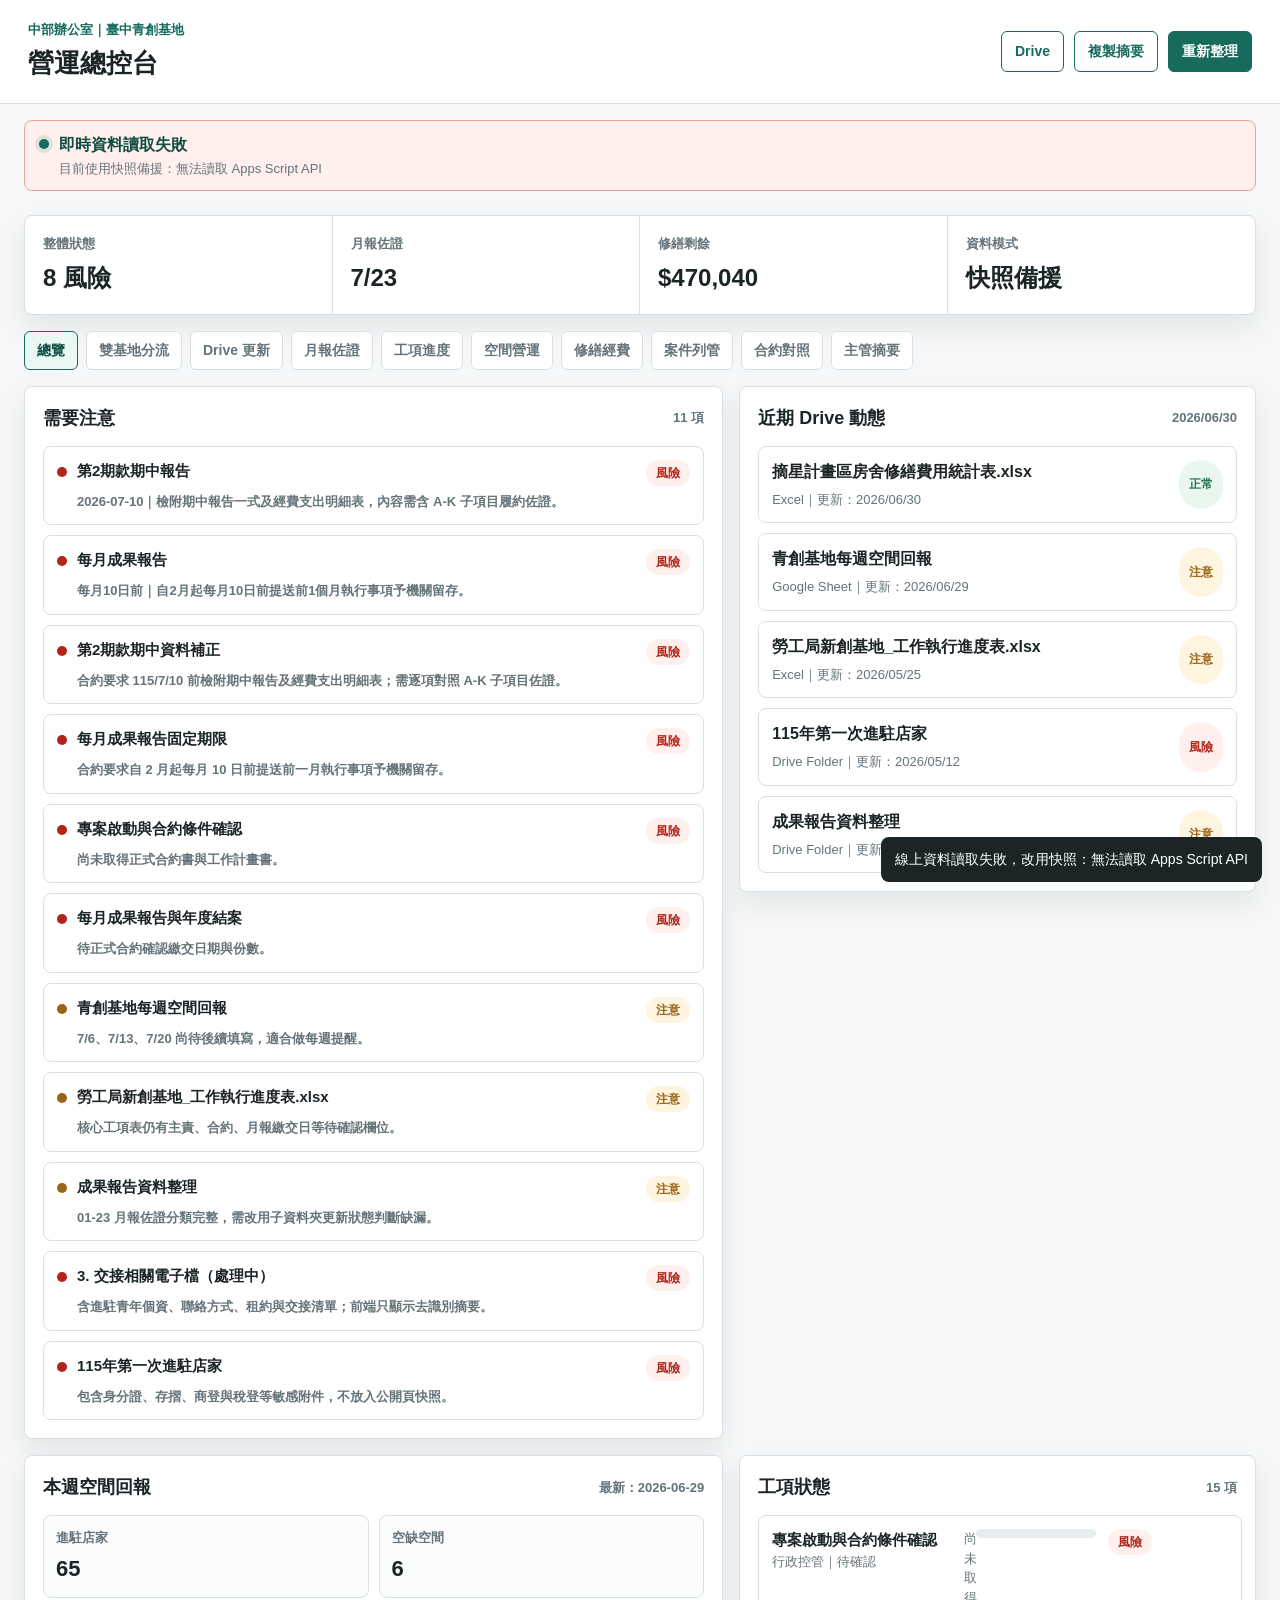
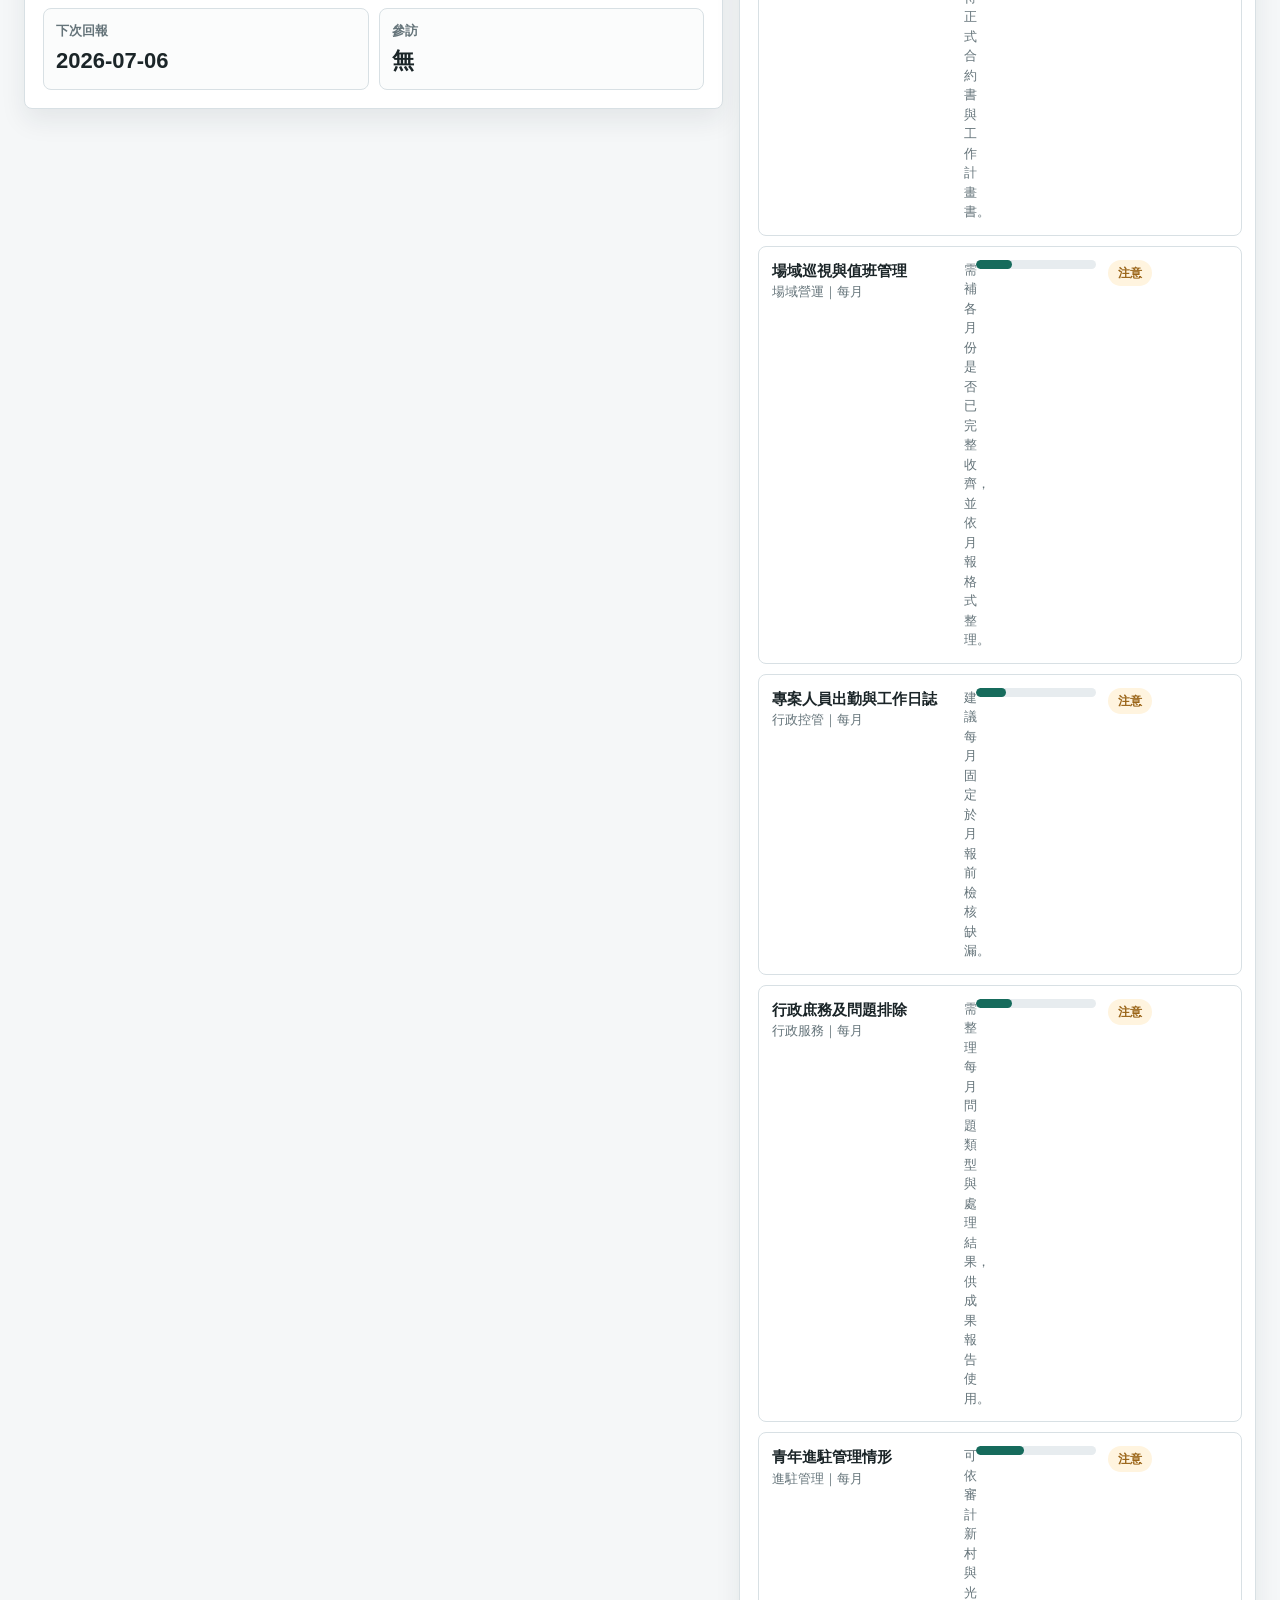
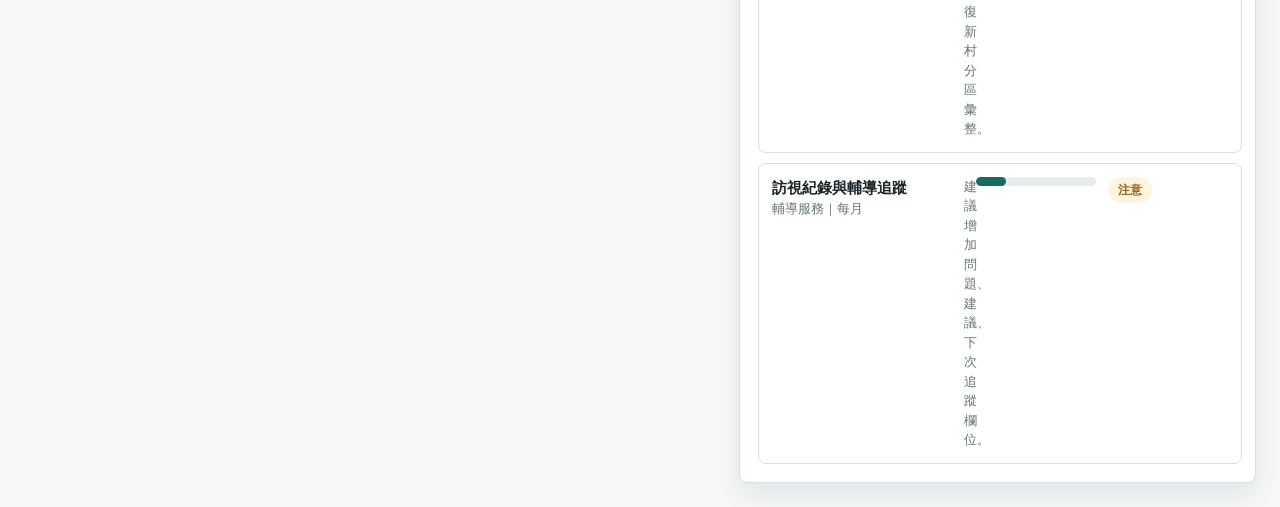
<file: tools/taichung-youth-base/index.html>
<!doctype html>
<html lang="zh-Hant">
  <head>
    <meta charset="utf-8" />
    <meta name="viewport" content="width=device-width, initial-scale=1" />
    <title>中部青創基地營運總控台</title>
    <link rel="icon" href="data:image/svg+xml,%3Csvg xmlns='http://www.w3.org/2000/svg' viewBox='0 0 64 64'%3E%3Crect width='64' height='64' rx='12' fill='%23166b5c'/%3E%3Cpath d='M14 42h36v6H14zM18 18h12v18H18zM34 14h12v22H34z' fill='white'/%3E%3C/svg%3E" />
    <link rel="stylesheet" href="./styles.css?v=dashboard-refresh-20260808" />
  </head>
  <body>
    <header class="topbar">
      <div>
        <p class="eyebrow">中部辦公室｜臺中青創基地</p>
        <h1>營運總控台</h1>
      </div>
      <div class="top-actions">
        <a id="driveLink" class="button ghost" href="#" target="_blank" rel="noreferrer">Drive</a>
        <button id="copySummaryButton" class="button" type="button">複製摘要</button>
        <button id="refreshButton" class="button primary" type="button">重新整理</button>
      </div>
    </header>

    <section id="connectionBanner" class="connection-banner loading" aria-live="polite">
      <span class="connection-dot" aria-hidden="true"></span>
      <div>
        <strong id="connectionTitle">正在連接 Drive 即時資料</strong>
        <p id="connectionDetail">初次載入約需 10–15 秒，完成前會先顯示本機快照。</p>
      </div>
    </section>

    <main class="layout">
      <section class="status-strip" aria-label="整體狀態">
        <div class="metric">
          <span>整體狀態</span>
          <strong id="overallStatus">讀取中</strong>
        </div>
        <div class="metric">
          <span>月報佐證</span>
          <strong id="evidenceStatus">0/0</strong>
        </div>
        <div class="metric">
          <span>修繕剩餘</span>
          <strong id="repairBalance">$0</strong>
        </div>
        <div class="metric">
          <span>資料模式</span>
          <strong id="dataMode">快照</strong>
        </div>
      </section>

      <nav class="tabs" aria-label="檢視">
        <button class="tab-button active" type="button" data-view="overviewView">總覽</button>
        <button class="tab-button" type="button" data-view="baseView">雙基地分流</button>
        <button class="tab-button" type="button" data-view="driveView">Drive 更新</button>
        <button class="tab-button" type="button" data-view="evidenceView">月報佐證</button>
        <button class="tab-button" type="button" data-view="workView">工項進度</button>
        <button class="tab-button" type="button" data-view="spaceView">空間營運</button>
        <button class="tab-button" type="button" data-view="repairView">修繕經費</button>
        <button class="tab-button" type="button" data-view="casesView">案件列管</button>
        <button class="tab-button" type="button" data-view="contractView">合約對照</button>
        <button class="tab-button" type="button" data-view="summaryView">主管摘要</button>
      </nav>

      <section id="overviewView" class="view active">
        <section class="overview-grid">
          <div class="panel priority-panel">
            <div class="section-heading">
              <h2>需要注意</h2>
              <span id="alertCount">0 項</span>
            </div>
            <div id="alertList" class="alert-list"></div>
          </div>
          <div class="panel">
            <div class="section-heading">
              <h2>近期 Drive 動態</h2>
              <span id="latestDriveDate">-</span>
            </div>
            <div id="recentDriveList" class="compact-list"></div>
          </div>
          <div class="panel">
            <div class="section-heading">
              <h2>本週空間回報</h2>
              <span id="spaceWeek">-</span>
            </div>
            <div id="spaceSnapshot" class="stat-grid"></div>
          </div>
          <div class="panel">
            <div class="section-heading">
              <h2>工項狀態</h2>
              <span id="workStatusCount">0 項</span>
            </div>
            <div id="workStatusList" class="compact-list"></div>
          </div>
        </section>
      </section>

      <section id="baseView" class="view">
        <section class="panel">
          <div class="section-heading">
            <h2>光復新村 / 審計新村分流</h2>
            <span id="baseOverviewUpdated">-</span>
          </div>
          <div id="baseOverview" class="base-grid"></div>
        </section>
      </section>

      <section id="driveView" class="view">
        <section class="panel">
          <div class="section-heading">
            <h2>Drive 來源監控</h2>
            <label class="inline-filter">
              <span>顯示</span>
              <select id="driveStatusFilter">
                <option value="">全部</option>
                <option value="ok">正常</option>
                <option value="watch">注意</option>
                <option value="risk">風險</option>
              </select>
            </label>
          </div>
          <div id="driveSourceList" class="source-list"></div>
        </section>
      </section>

      <section id="evidenceView" class="view">
        <section class="panel">
          <div class="section-heading">
            <h2>月報佐證檢核</h2>
            <span id="evidenceMonth">本月</span>
          </div>
          <div id="evidenceList" class="evidence-grid"></div>
        </section>
      </section>

      <section id="workView" class="view">
        <section class="panel">
          <div class="section-heading">
            <h2>工項進度</h2>
            <label class="inline-filter">
              <span>分類</span>
              <select id="categoryFilter">
                <option value="">全部</option>
              </select>
            </label>
          </div>
          <div id="workItemList" class="table-list"></div>
        </section>
      </section>

      <section id="spaceView" class="view">
        <section class="panel">
          <div class="section-heading">
            <h2>空間營運</h2>
            <span>審計新村 / 光復新村</span>
          </div>
          <div id="spaceDetail" class="space-grid"></div>
        </section>
      </section>

      <section id="repairView" class="view">
        <section class="panel">
          <div class="section-heading">
            <h2>修繕與經費</h2>
            <span id="repairUpdated">-</span>
          </div>
          <div id="repairSummary" class="budget-bar"></div>
          <div id="repairList" class="table-list"></div>
        </section>
      </section>

      <section id="casesView" class="view">
        <section class="panel">
          <div class="section-heading">
            <h2>案件列管</h2>
            <span id="caseCount">0 件</span>
          </div>
          <div id="caseList" class="case-grid"></div>
        </section>
      </section>

      <section id="contractView" class="view">
        <section class="panel">
          <div class="section-heading">
            <h2>合約履約對照</h2>
            <span id="contractCount">0 項</span>
          </div>
          <div id="contractMeta" class="contract-meta"></div>
          <div id="contractList" class="contract-list"></div>
        </section>
      </section>

      <section id="summaryView" class="view">
        <section class="panel">
          <div class="section-heading">
            <h2>主管摘要</h2>
            <span id="summaryGeneratedAt">-</span>
          </div>
          <textarea id="managerSummary" rows="18" readonly></textarea>
        </section>
      </section>
    </main>

    <div id="toast" class="toast" role="status" aria-live="polite"></div>
    <script src="./config.js"></script>
    <script src="./data.js"></script>
    <script src="./app.js?v=dashboard-refresh-20260808b"></script>
  </body>
</html>
</file>
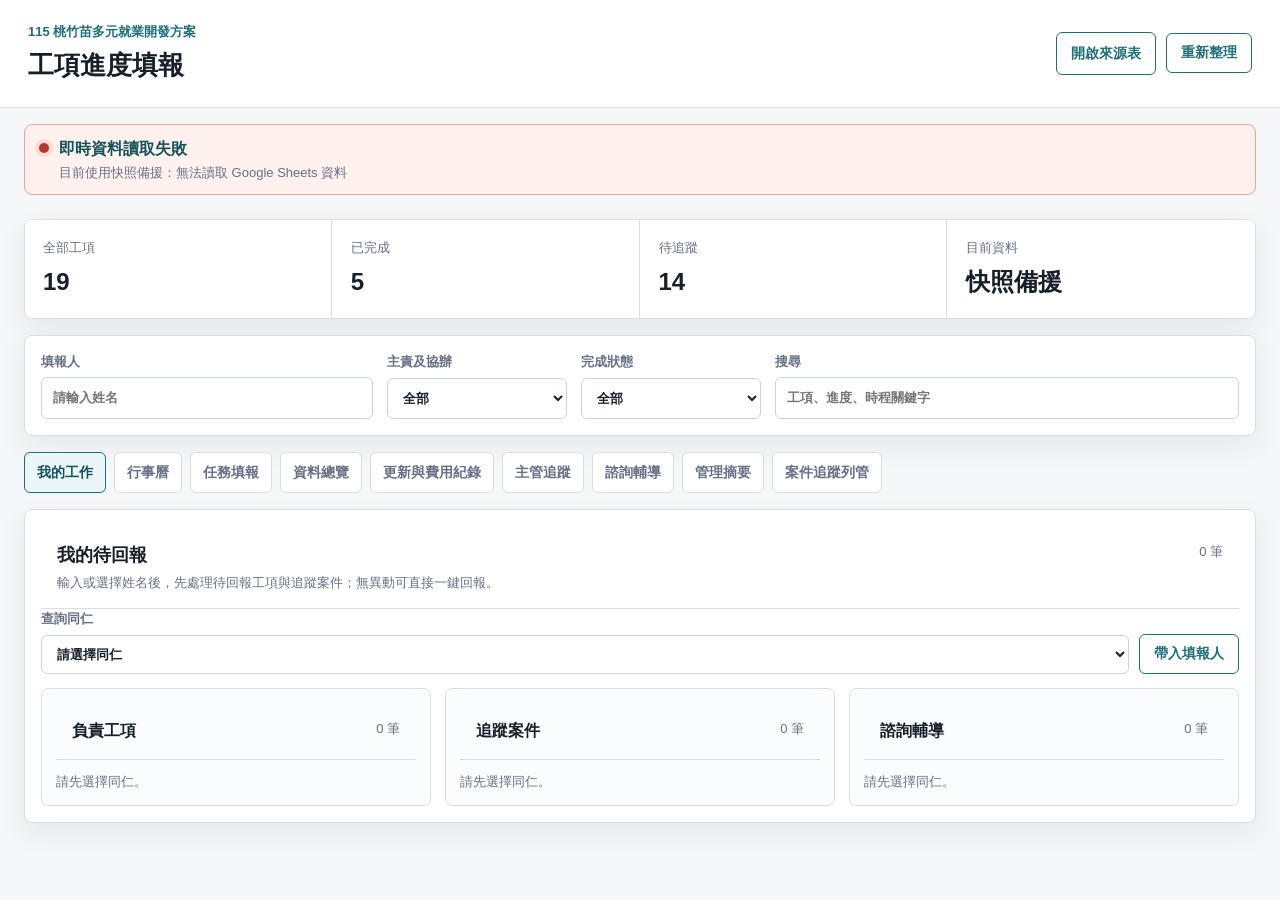
<file: tools/taozhumiao-progress/index.html>
<!doctype html>
<html lang="zh-Hant">
  <head>
    <meta charset="utf-8" />
    <meta name="viewport" content="width=device-width, initial-scale=1" />
    <title>115 桃竹苗多元計畫進度填報</title>
    <link rel="stylesheet" href="./styles.css?v=dashboard-refresh-20260808" />
  </head>
  <body>
    <header class="topbar">
      <div>
        <p class="eyebrow">115 桃竹苗多元就業開發方案</p>
        <h1>工項進度填報</h1>
      </div>
      <div class="top-actions">
        <a id="sheetLink" class="button ghost" href="#" target="_blank" rel="noreferrer">開啟來源表</a>
        <button id="refreshButton" class="button" type="button">重新整理</button>
      </div>
    </header>

    <section id="connectionBanner" class="connection-banner loading" aria-live="polite">
      <span id="connectionState" class="connection-dot" aria-hidden="true"></span>
      <div>
        <strong id="connectionTitle">正在連接即時資料</strong>
        <p id="connectionDetail">初次載入約需 10–15 秒，完成前數字會暫時顯示為 0。</p>
      </div>
    </section>

    <main class="layout">
      <section class="panel summary-panel" aria-label="進度摘要">
        <div class="metric">
          <span>全部工項</span>
          <strong id="totalTasks">0</strong>
        </div>
        <div class="metric">
          <span>已完成</span>
          <strong id="doneTasks">0</strong>
        </div>
        <div class="metric">
          <span>待追蹤</span>
          <strong id="openTasks">0</strong>
        </div>
        <div class="metric">
          <span>目前資料</span>
          <strong id="dataMode">未連線</strong>
        </div>
      </section>

      <section class="panel controls-panel" aria-label="篩選任務">
        <label>
          <span>填報人</span>
          <input id="reporterInput" type="text" autocomplete="name" placeholder="請輸入姓名" />
        </label>
        <label>
          <span>主責及協辦</span>
          <select id="personFilter">
            <option value="">全部</option>
          </select>
        </label>
        <label>
          <span>完成狀態</span>
          <select id="statusFilter">
            <option value="">全部</option>
            <option value="未確認">未確認</option>
            <option value="進行中">進行中</option>
            <option value="未完成">未完成</option>
            <option value="已完成">已完成</option>
          </select>
        </label>
        <label class="search-field">
          <span>搜尋</span>
          <input id="searchInput" type="search" placeholder="工項、進度、時程關鍵字" />
        </label>
      </section>

      <nav class="view-tabs" aria-label="資料檢視">
        <button class="tab-button active" type="button" data-view="myWorkView">我的工作</button>
        <button class="tab-button" type="button" data-view="calendarView">行事曆</button>
        <button class="tab-button" type="button" data-view="tasksView">任務填報</button>
        <button class="tab-button" type="button" data-view="sourceView">資料總覽</button>
        <button class="tab-button" type="button" data-view="updatesView">更新與費用紀錄</button>
        <button class="tab-button" type="button" data-view="supervisorView">主管追蹤</button>
        <button class="tab-button" type="button" data-view="consultationView">諮詢輔導</button>
        <button class="tab-button" type="button" data-view="managementView">管理摘要</button>
        <button class="tab-button" type="button" data-view="casesView">案件追蹤列管</button>
      </nav>

      <section id="tasksView" class="workspace view-section">
        <aside class="panel task-list-panel" aria-label="任務清單">
          <div class="section-heading">
            <h2>工項清單</h2>
            <span id="visibleCount">0 筆</span>
          </div>
          <div id="taskList" class="task-list"></div>
        </aside>

        <section class="panel detail-panel" aria-label="填報表單">
          <div id="emptyState" class="empty-state">
            <h2>選擇左側工項</h2>
            <p>選到工項後即可更新進度、完成狀態、下次追蹤日期與費用。</p>
          </div>

          <form id="progressForm" class="progress-form hidden">
            <div class="section-heading">
              <div>
                <p id="selectedItem" class="eyebrow"></p>
                <h2 id="selectedTask"></h2>
              </div>
              <span id="selectedStatus" class="status-pill"></span>
            </div>

            <div class="detail-grid">
              <div>
                <span class="field-label">主責及協辦</span>
                <p id="selectedOwner"></p>
              </div>
              <div>
                <span class="field-label">預計執行時程</span>
                <p id="selectedDue"></p>
              </div>
              <div>
                <span class="field-label">核定/預估經費</span>
                <p id="selectedFee"></p>
              </div>
            </div>

            <div class="source-detail">
              <span class="field-label">原始更新內容</span>
              <p id="selectedProgressText"></p>
            </div>

            <div id="editUpdateBanner" class="edit-banner hidden">
              <p id="editUpdateText"></p>
            </div>

            <div class="source-detail">
              <span class="field-label">履約內容 / 經費說明</span>
              <p id="selectedSourceNote"></p>
            </div>

            <label>
              <span>表定時間摘要（資料總覽 H 欄）</span>
              <textarea id="scheduleInput" rows="5" placeholder="請填寫或修正本工項的表定時間摘要"></textarea>
            </label>

            <label>
              <span>最新進度</span>
              <textarea id="progressInput" rows="7" required placeholder="請填寫本次更新內容、目前完成情形、需要協助事項"></textarea>
            </label>

            <div class="form-grid">
              <label>
                <span>完成狀態</span>
                <select id="completeInput" required>
                  <option value="未確認">未確認</option>
                  <option value="進行中">進行中</option>
                  <option value="未完成">未完成</option>
                  <option value="已完成">已完成</option>
                </select>
              </label>
              <label>
                <span>下次追蹤日期</span>
                <input id="nextDateInput" type="date" />
              </label>
              <label>
                <span>本次費用</span>
                <input id="expenseInput" type="number" min="0" step="1" placeholder="0" />
              </label>
              <label>
                <span>費用明細</span>
                <input id="expenseDetailInput" type="text" placeholder="例：場地費、印刷費" />
              </label>
            </div>

            <label>
              <span>備註</span>
              <textarea id="noteInput" rows="3" placeholder="其他補充、憑證位置或管理提醒"></textarea>
            </label>

            <label>
              <span>佐證資料連結</span>
              <input id="voucherInput" type="url" placeholder="貼上雲端資料夾、照片、簽到表、憑證或會議紀錄連結" />
            </label>

            <div class="form-actions">
              <p id="formMessage" role="status"></p>
              <button id="cancelEditButton" class="button hidden" type="button">取消編輯</button>
              <button id="submitButton" class="button primary" type="submit">送出更新</button>
            </div>
          </form>
        </section>
      </section>

      <section id="myWorkView" class="panel my-work-panel view-section active" aria-label="我的工作">
        <div class="section-heading">
          <div>
            <h2>我的待回報</h2>
            <p class="subtle">輸入或選擇姓名後，先處理待回報工項與追蹤案件；無異動可直接一鍵回報。</p>
          </div>
          <span id="myWorkTotalCount">0 筆</span>
        </div>
        <div class="my-work-controls">
          <label>
            <span>查詢同仁</span>
            <select id="myWorkPersonInput">
              <option value="">請選擇同仁</option>
            </select>
          </label>
          <button id="syncMyWorkButton" class="button" type="button">帶入填報人</button>
        </div>
        <div class="my-work-grid">
          <section class="my-work-block">
            <div class="section-heading compact-heading">
              <h3>負責工項</h3>
              <span id="myWorkItemCount">0 筆</span>
            </div>
            <div id="myWorkItemList" class="my-work-list"></div>
          </section>
          <section class="my-work-block">
            <div class="section-heading compact-heading">
              <h3>追蹤案件</h3>
              <span id="myWorkCaseCount">0 筆</span>
            </div>
            <div id="myWorkCaseList" class="my-work-list"></div>
          </section>
          <section class="my-work-block">
            <div class="section-heading compact-heading">
              <h3>諮詢輔導</h3>
              <span id="myWorkConsultationCount">0 筆</span>
            </div>
            <div id="myWorkConsultationList" class="my-work-list"></div>
          </section>
        </div>
      </section>

      <section id="calendarView" class="panel calendar-panel view-section" aria-label="工作行事曆">
        <div class="section-heading">
          <div>
            <h2>工作行事曆</h2>
            <p class="subtle">彙整同仁自填提醒、工項下次追蹤、案件 Deadline 與諮詢輔導場次。</p>
          </div>
          <span id="calendarEventCount">0 筆</span>
        </div>

        <div class="calendar-workspace">
          <div class="calendar-board">
            <div class="calendar-toolbar">
              <label>
                <span>起始月份</span>
                <input id="calendarMonthInput" type="month" />
              </label>
              <label>
                <span>負責同仁</span>
                <select id="calendarPersonFilter">
                  <option value="">全部</option>
                </select>
              </label>
              <label>
                <span>提醒類型</span>
                <select id="calendarTypeFilter">
                  <option value="">全部</option>
                  <option value="工作提醒">工作提醒</option>
                  <option value="工項追蹤">工項追蹤</option>
                  <option value="案件 Deadline">案件 Deadline</option>
                  <option value="諮詢輔導">諮詢輔導</option>
                  <option value="會議/活動">會議/活動</option>
                  <option value="交付文件">交付文件</option>
                  <option value="主管查核">主管查核</option>
                </select>
              </label>
              <label>
                <span>搜尋</span>
                <input id="calendarSearchInput" type="search" placeholder="標題、同仁、進度、關聯案件" />
              </label>
            </div>
            <div id="calendarMetrics" class="calendar-metrics"></div>
            <div class="calendar-board-grid">
              <div id="calendarGrid" class="calendar-months"></div>
              <div class="calendar-agenda">
                <div class="form-caption">
                  <h3>近期提醒</h3>
                  <p>依日期與緊急程度排序，適合主管快速看大家接下來要辦理的工作。</p>
                </div>
                <div id="calendarAgendaList" class="calendar-agenda-list"></div>
              </div>
            </div>
          </div>
        </div>

        <div id="calendarModal" class="calendar-modal" hidden>
          <div class="calendar-modal-backdrop" data-calendar-close></div>
          <div class="calendar-dialog" role="dialog" aria-modal="true" aria-labelledby="calendarDialogTitle">
            <form id="calendarForm" class="calendar-form">
              <div class="calendar-dialog-header">
                <div class="form-caption">
                  <h3 id="calendarDialogTitle">新增工作提醒</h3>
                  <p id="calendarDialogDateText">選擇日期後填寫提醒內容。</p>
                </div>
                <button class="button compact" type="button" data-calendar-close aria-label="關閉新增提醒表單">關閉</button>
              </div>

              <div class="form-grid calendar-form-grid">
                <label>
                  <span>提醒標題</span>
                  <input id="calendarTitleInput" type="text" required placeholder="例：完成 7 月工作坊場地確認" />
                </label>
                <label class="calendar-owner-field">
                  <span>負責同仁</span>
                  <input id="calendarOwnerInput" type="hidden" />
                  <div id="calendarOwnerChoices" class="calendar-owner-choices" aria-label="負責同仁複選"></div>
                  <input id="calendarOwnerOtherInput" type="text" placeholder="其他同仁，可用、分隔多位" />
                </label>
                <label>
                  <span>日期</span>
                  <input id="calendarDateInput" type="date" required />
                </label>
                <label>
                  <span>提醒類型</span>
                  <select id="calendarTypeInput">
                    <option value="工作提醒">工作提醒</option>
                    <option value="工項追蹤">工項追蹤</option>
                    <option value="案件 Deadline">案件 Deadline</option>
                    <option value="諮詢輔導">諮詢輔導</option>
                    <option value="會議/活動">會議/活動</option>
                    <option value="交付文件">交付文件</option>
                    <option value="主管查核">主管查核</option>
                  </select>
                </label>
                <label>
                  <span>開始時間</span>
                  <input id="calendarStartInput" type="time" />
                </label>
                <label>
                  <span>結束時間</span>
                  <input id="calendarEndInput" type="time" />
                </label>
                <label>
                  <span>狀態</span>
                  <select id="calendarStatusInput">
                    <option value="待辦">待辦</option>
                    <option value="進行中">進行中</option>
                    <option value="待查核">待查核</option>
                    <option value="已完成">已完成</option>
                    <option value="延期">延期</option>
                    <option value="取消">取消</option>
                  </select>
                </label>
                <label>
                  <span>提醒時間</span>
                  <select id="calendarReminderInput">
                    <option value="當天">當天</option>
                    <option value="提前1天">提前 1 天</option>
                    <option value="提前3天">提前 3 天</option>
                    <option value="提前7天">提前 7 天</option>
                  </select>
                </label>
              </div>

              <label>
                <span>關聯工項 / 案件</span>
                <input id="calendarRelatedInput" list="calendarRelatedOptions" type="text" placeholder="可選工項、案件或自行輸入" />
                <datalist id="calendarRelatedOptions"></datalist>
              </label>

              <label>
                <span>提醒內容 / 進度說明</span>
                <textarea id="calendarNoteInput" rows="4" placeholder="填寫當天要做什麼、目前進度、需要誰協助或主管要看的重點"></textarea>
              </label>

              <label>
                <span>佐證資料連結</span>
                <input id="calendarAttachmentInput" type="url" placeholder="貼上雲端資料夾、文件、表單、會議連結或照片連結" />
              </label>

              <div class="form-actions calendar-form-actions">
                <p id="calendarMessage" role="status"></p>
                <button id="calendarDeleteButton" class="button danger" type="button" hidden>刪除提醒</button>
                <button class="button" type="button" data-calendar-close>取消</button>
                <button id="calendarSubmitButton" class="button primary" type="submit">新增提醒</button>
              </div>
            </form>
          </div>
        </div>
      </section>

      <section id="sourceView" class="panel source-panel view-section" aria-label="資料總覽">
        <div class="section-heading">
          <div>
            <h2>資料總覽</h2>
            <p id="sourceMeta" class="subtle"></p>
          </div>
          <label class="compact-search">
            <span>搜尋全部內容</span>
            <input id="sourceSearchInput" type="search" placeholder="輸入關鍵字" />
          </label>
        </div>
        <div id="sheetTabs" class="sheet-tabs"></div>
        <div class="source-table-wrap">
          <table id="sourceTable" class="source-table"></table>
        </div>
      </section>

      <section id="updatesView" class="panel updates-panel view-section" aria-label="更新與費用紀錄">
        <div class="section-heading">
          <h2>更新與費用紀錄</h2>
          <span id="recordCount">0 筆</span>
        </div>
        <div class="records-grid">
          <div>
            <h3>進度更新紀錄</h3>
            <div id="updatesList" class="record-list"></div>
          </div>
          <div>
            <h3>經費支出紀錄</h3>
            <div id="expensesList" class="record-list"></div>
          </div>
        </div>
      </section>

      <section id="supervisorView" class="panel supervisor-panel view-section" aria-label="主管追蹤">
        <div class="section-heading">
          <div>
            <h2>主管追蹤</h2>
            <p id="supervisorMeta" class="subtle">依主責同仁彙整近期更新狀態。</p>
          </div>
          <span id="supervisorNeedsCount">0 筆需追蹤</span>
        </div>
        <div class="supervisor-grid">
          <section class="supervisor-block">
            <h3>同仁更新總覽</h3>
            <div class="supervisor-table-wrap">
              <table class="supervisor-table">
                <thead>
                  <tr>
                    <th scope="col">同仁</th>
                    <th scope="col">負責工項</th>
                    <th scope="col">近 7 日已更新</th>
                    <th scope="col">需追蹤</th>
                    <th scope="col">最近更新</th>
                    <th scope="col">狀態</th>
                  </tr>
                </thead>
                <tbody id="supervisorPeopleRows"></tbody>
              </table>
            </div>
          </section>
          <section class="supervisor-block">
            <h3>需追蹤工項</h3>
            <div id="supervisorNeedsList" class="supervisor-needs-list"></div>
          </section>
        </div>
      </section>

      <section id="consultationView" class="panel consultation-panel view-section" aria-label="諮詢輔導">
        <div class="section-heading">
          <div>
            <h2>諮詢輔導場次</h2>
            <p class="subtle">每月場次安排、出席人員、地點與佐證集中追蹤。</p>
          </div>
          <span id="consultationCount">0 筆</span>
        </div>

        <div class="consultation-workspace">
            <form id="consultationForm" class="consultation-form">
              <div class="form-caption">
                <h3>新增諮詢輔導場次</h3>
                <p>送出後會寫入 Google Sheet 的諮詢輔導場次表，並依輔導日期同步登錄工作行事曆提醒。</p>
              </div>
              <div id="consultationEditBanner" class="edit-banner hidden">
                <p id="consultationEditText"></p>
              </div>
              <div class="form-grid consultation-form-grid">
              <label>
                <span>月份</span>
                <input id="consultationMonthInput" type="month" required />
              </label>
              <label>
                <span>單位名稱</span>
                <input id="consultationUnitInput" type="text" required placeholder="例：某某協會 / 多元單位" />
              </label>
              <label>
                <span>輔導日期</span>
                <input id="consultationDateInput" type="date" required />
              </label>
              <label>
                <span>負責同仁</span>
                <input id="consultationOwnerInput" list="consultationOwnerOptions" type="text" required placeholder="輸入或選擇同仁" />
                <datalist id="consultationOwnerOptions"></datalist>
              </label>
              <label>
                <span>開始時間</span>
                <input id="consultationStartInput" type="time" />
              </label>
              <label>
                <span>結束時間</span>
                <input id="consultationEndInput" type="time" />
              </label>
              <label>
                <span>地點</span>
                <input id="consultationLocationInput" type="text" placeholder="例：單位辦公室、線上會議" />
              </label>
              <label>
                <span>狀態</span>
                <select id="consultationStatusInput" required>
                  <option value="預排">預排</option>
                  <option value="已確認">已確認</option>
                  <option value="已完成">已完成</option>
                  <option value="延期">延期</option>
                  <option value="取消">取消</option>
                </select>
              </label>
            </div>

            <div class="form-grid consultation-form-grid">
              <label>
                <span>輔導老師</span>
                <input id="consultationTeacherInput" type="text" placeholder="可填多位姓名" />
              </label>
              <label>
                <span>分署人員</span>
                <input id="consultationBranchStaffInput" type="text" placeholder="可填多位姓名" />
              </label>
              <label>
                <span>單位人員</span>
                <input id="consultationUnitStaffInput" type="text" placeholder="可填多位姓名" />
              </label>
              <label>
                <span>相關人員</span>
                <input id="consultationRelatedStaffInput" type="text" placeholder="其他出席或列席人員" />
              </label>
            </div>

            <label>
              <span>輔導主題</span>
              <input id="consultationTopicInput" type="text" placeholder="例：營運財務、行銷通路、成果資料整理" />
            </label>

            <label>
              <span>會議紀錄 / 備註</span>
              <textarea id="consultationNoteInput" rows="4" placeholder="填寫輔導重點、待追蹤事項、主管需掌握事項"></textarea>
            </label>

            <label>
              <span>佐證資料連結</span>
              <input id="consultationAttachmentInput" type="url" placeholder="貼上簽到表、照片、會議紀錄或資料夾連結" />
            </label>

            <div class="form-actions">
              <p id="consultationMessage" role="status"></p>
              <button id="consultationDeleteButton" class="button danger hidden" type="button">刪除場次</button>
              <button id="cancelConsultationEditButton" class="button hidden" type="button">取消編輯</button>
              <button id="consultationSubmitButton" class="button primary" type="submit">送出場次</button>
            </div>
          </form>

          <div class="consultation-board">
            <div class="consultation-toolbar">
              <label>
                <span>月份</span>
                <input id="consultationMonthFilter" type="month" />
              </label>
              <label>
                <span>負責同仁</span>
                <select id="consultationOwnerFilter">
                  <option value="">全部</option>
                </select>
              </label>
              <label>
                <span>狀態</span>
                <select id="consultationStatusFilter">
                  <option value="">全部</option>
                  <option value="預排">預排</option>
                  <option value="已確認">已確認</option>
                  <option value="已完成">已完成</option>
                  <option value="延期">延期</option>
                  <option value="取消">取消</option>
                </select>
              </label>
              <label>
                <span>搜尋</span>
                <input id="consultationSearchInput" type="search" placeholder="單位、地點、人員、主題" />
              </label>
            </div>
            <div id="consultationMetrics" class="consultation-metrics"></div>
            <div id="consultationList" class="consultation-list"></div>
          </div>
        </div>
      </section>

      <section id="managementView" class="panel management-panel view-section" aria-label="管理摘要">
        <div class="section-heading">
          <div>
            <h2>管理摘要</h2>
            <p class="subtle">彙整本週追蹤、資料品質提醒與可貼入會議或月報的文字摘要。</p>
          </div>
          <button id="copyReportButton" class="button" type="button">複製摘要</button>
        </div>
        <div class="management-grid">
          <section class="management-block">
            <h3>追蹤狀態</h3>
            <div id="managementMetrics" class="mini-metrics"></div>
          </section>
          <section class="management-block">
            <h3>資料品質提醒</h3>
            <div id="qualityIssues" class="quality-list"></div>
          </section>
          <section class="management-block report-block">
            <h3>週會 / 月報摘要</h3>
            <textarea id="managementReport" rows="12" readonly></textarea>
          </section>
        </div>
      </section>

      <section id="casesView" class="panel cases-panel view-section" aria-label="案件追蹤列管">
        <div class="section-heading">
          <div>
            <h2>案件追蹤列管</h2>
            <p class="subtle">交辦任務、指定同事、查核點、Deadline 與進度回報集中追蹤。</p>
          </div>
          <span id="caseCount">0 筆</span>
        </div>

        <section class="my-cases-panel" aria-label="我的追蹤案件">
          <div class="form-caption">
            <h3>我的追蹤案件</h3>
            <p>輸入或選擇自己的姓名後，這裡會先列出目前指派給你的未完成追蹤案件。</p>
          </div>
          <div class="my-cases-toolbar">
            <label>
              <span>查詢同仁</span>
              <select id="myCaseAssigneeInput">
                <option value="">請選擇同仁</option>
              </select>
            </label>
            <button id="syncMyCaseButton" class="button" type="button">帶入填報人</button>
            <span id="myCaseCount" class="task-meta">0 筆</span>
          </div>
          <div id="myCaseList" class="my-case-list"></div>
        </section>

        <div class="case-workspace">
          <div class="case-forms-stack">
            <form id="caseForm" class="case-form">
              <div class="form-caption">
                <h3>新增列管案件</h3>
                <p>送出後系統會自動建立案件編號，後續可用編號查詢與回報進度。</p>
              </div>
              <div id="caseEditBanner" class="edit-banner hidden">
                <p id="caseEditText"></p>
              </div>
              <div class="form-grid case-form-grid">
                <label>
                  <span>案件名稱</span>
                  <input id="caseTitleInput" type="text" required placeholder="例：多元團隊研習成果彙整" />
                </label>
                <label>
                  <span>指定同事</span>
                  <input id="caseAssigneeInput" list="caseAssigneeOptions" type="text" required placeholder="輸入或選擇同事" />
                  <datalist id="caseAssigneeOptions"></datalist>
                </label>
                <label>
                  <span>Deadline</span>
                  <input id="caseDeadlineInput" type="datetime-local" required />
                </label>
                <label>
                  <span>狀態</span>
                  <select id="caseStatusInput" required>
                    <option value="待執行">待執行</option>
                    <option value="進行中">進行中</option>
                    <option value="待查核">待查核</option>
                    <option value="已完成">已完成</option>
                  </select>
                </label>
              </div>

              <label>
                <span>交辦內容</span>
                <textarea id="caseInstructionInput" rows="4" required placeholder="請寫清楚交辦事項、交付格式、需要協調的人或資料"></textarea>
              </label>

              <label>
                <span>查核點</span>
                <textarea id="caseCheckpointInput" rows="3" required placeholder="例：6/5 12:00 前回報初稿；6/6 前確認照片與簽到資料"></textarea>
              </label>

              <label>
                <span>目前進度說明</span>
                <textarea id="caseProgressInput" rows="4" required placeholder="填寫目前執行到哪裡、卡關事項、下一步"></textarea>
              </label>

              <div class="form-grid case-form-grid">
                <label>
                  <span>回報人</span>
                  <input id="caseReporterInput" type="text" autocomplete="name" placeholder="預設帶入上方填報人" />
                </label>
                <label>
                  <span>優先序</span>
                  <select id="casePriorityInput">
                    <option value="一般">一般</option>
                    <option value="高">高</option>
                    <option value="急件">急件</option>
                  </select>
                </label>
                <label class="case-note-field">
                  <span>備註</span>
                  <input id="caseNoteInput" type="text" placeholder="補充連結、檔案位置或管理提醒" />
                </label>
                <label class="case-note-field">
                  <span>佐證資料連結</span>
                  <input id="caseAttachmentInput" type="url" placeholder="貼上雲端資料夾、照片、簽到表、會議紀錄或交付檔案連結" />
                </label>
              </div>

              <div class="form-actions">
                <p id="caseFormMessage" role="status"></p>
                <button id="cancelCaseEditButton" class="button hidden" type="button">取消編輯</button>
                <button id="caseSubmitButton" class="button primary" type="submit">送出列管</button>
              </div>
            </form>

            <form id="caseProgressForm" class="case-form">
              <div class="form-caption">
                <h3>補最新進度 / 解除列管</h3>
                <p>指定同事可用案件編號回報最新進度；狀態改為已完成並填寫完成內容後，即可解除列管。</p>
              </div>
              <div id="caseProgressEditBanner" class="edit-banner hidden">
                <p id="caseProgressEditText"></p>
              </div>
              <div class="form-grid case-form-grid">
                <label>
                  <span>案件編號</span>
                  <input id="caseProgressIdInput" list="caseIdOptions" type="text" required placeholder="例：CASE-0001" />
                  <datalist id="caseIdOptions"></datalist>
                </label>
                <label>
                  <span>回報人</span>
                  <input id="caseProgressReporterInput" type="text" autocomplete="name" placeholder="預設帶入上方填報人" />
                </label>
                <label>
                  <span>狀態 / 解除列管</span>
                  <select id="caseProgressStatusInput" required>
                    <option value="進行中">進行中</option>
                    <option value="待查核">待查核</option>
                    <option value="已完成">已完成</option>
                  </select>
                </label>
                <label>
                  <span>佐證資料連結</span>
                  <input id="caseProgressAttachmentInput" type="url" placeholder="貼上完成成果、照片、文件或資料夾連結" />
                </label>
              </div>
              <label>
                <span>最新進度</span>
                <textarea id="caseProgressUpdateInput" rows="4" required placeholder="填寫目前完成事項、卡關問題、下一步或需要協助的內容"></textarea>
              </label>
              <label>
                <span>完成 / 解除列管說明</span>
                <textarea id="caseCompletionInput" rows="3" placeholder="狀態為已完成時，請填寫完成內容、交付成果與可解除列管原因"></textarea>
              </label>
              <label>
                <span>備註</span>
                <input id="caseProgressNoteInput" type="text" placeholder="補充提醒、檔案位置或主管查核意見" />
              </label>
              <div class="form-actions">
                <p id="caseProgressMessage" role="status"></p>
                <button id="cancelCaseProgressEditButton" class="button hidden" type="button">取消編輯</button>
                <button id="caseProgressSubmitButton" class="button primary" type="submit">送出進度</button>
              </div>
            </form>

          </div>

          <div class="case-board">
            <div class="case-toolbar">
              <label>
                <span>負責同事</span>
                <select id="caseAssigneeFilter">
                  <option value="">全部</option>
                </select>
              </label>
              <label>
                <span>案件狀態</span>
                <select id="caseStatusFilter">
                  <option value="">全部</option>
                  <option value="待執行">待執行</option>
                  <option value="進行中">進行中</option>
                  <option value="待查核">待查核</option>
                  <option value="已完成">已完成</option>
                </select>
              </label>
              <label>
                <span>優先序</span>
                <select id="casePriorityFilter">
                  <option value="">全部</option>
                  <option value="急件">急件</option>
                  <option value="高">高</option>
                  <option value="一般">一般</option>
                </select>
              </label>
              <label class="checkbox-field">
                <input id="caseOpenOnlyFilter" type="checkbox" checked />
                <span>只看未完成</span>
              </label>
              <label>
                <span>搜尋</span>
                <input id="caseSearchInput" type="search" placeholder="案件、查核點、進度" />
              </label>
            </div>
            <div id="caseList" class="case-list"></div>
          </div>
        </div>

        <section class="released-cases-panel" aria-label="已完成列管案件">
          <div class="form-caption">
            <h3>已完成列管案件</h3>
            <p>狀態為已完成的案件集中列在下方，方便查詢完成內容、解除列管說明與最近回報。</p>
          </div>
          <div id="releasedCaseList" class="released-case-list"></div>
        </section>
      </section>
    </main>

    <template id="taskTemplate">
      <button class="task-card" type="button">
        <span class="task-card-top">
          <strong class="task-title"></strong>
          <span class="status-pill task-status"></span>
        </span>
        <span class="task-item"></span>
        <span class="task-meta"></span>
      </button>
    </template>

    <script src="./config.js?v=api-contacts-hidden-20260609"></script>
    <script src="./data.js"></script>
    <script src="./app.js?v=dashboard-refresh-20260808"></script>
  </body>
</html>
</file>
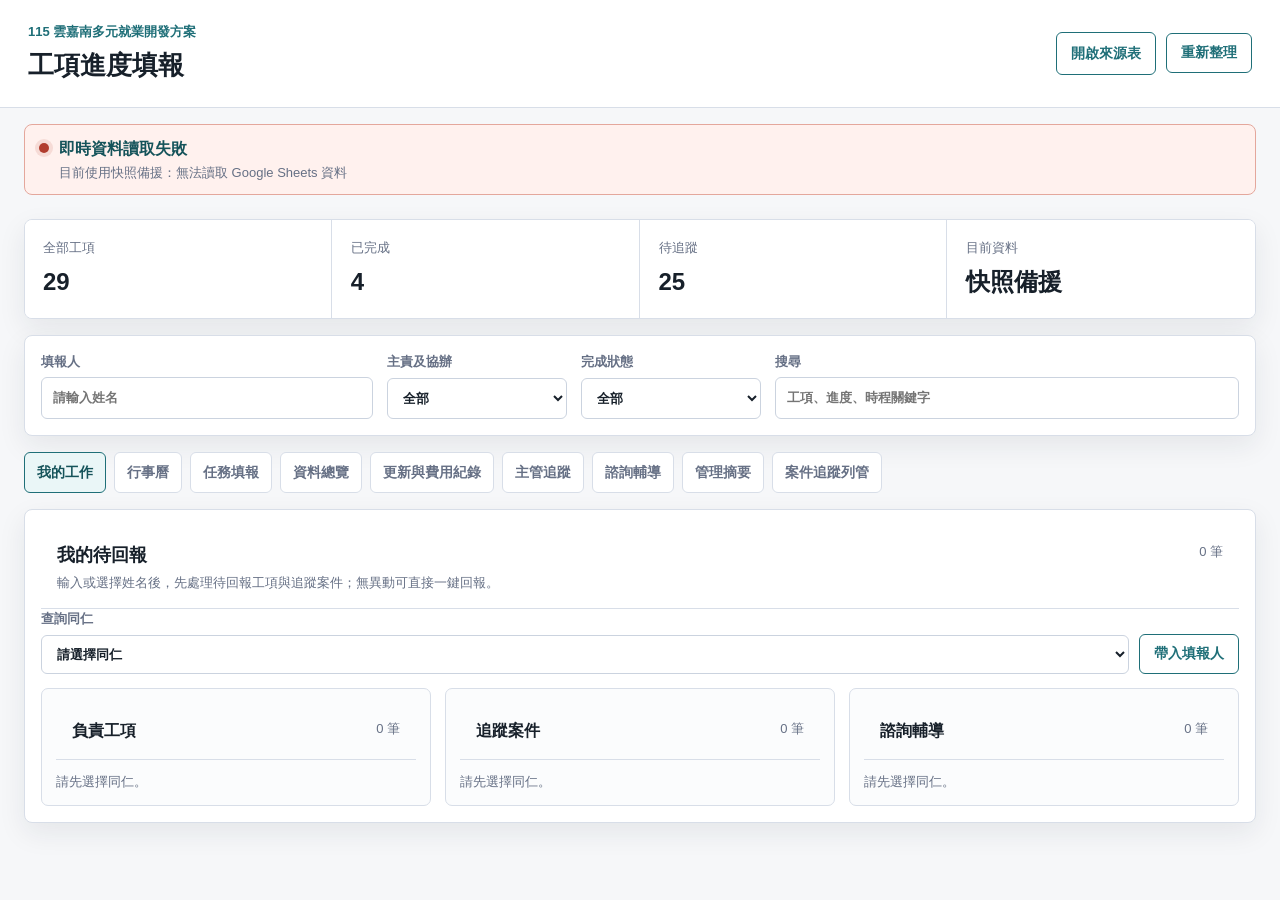
<file: tools/yunjianan-progress/index.html>
<!doctype html>
<html lang="zh-Hant">
  <head>
    <meta charset="utf-8" />
    <meta name="viewport" content="width=device-width, initial-scale=1" />
    <title>115 雲嘉南多元計畫進度填報</title>
    <link rel="stylesheet" href="./styles.css?v=dashboard-refresh-20260808" />
  </head>
  <body>
    <header class="topbar">
      <div>
        <p class="eyebrow">115 雲嘉南多元就業開發方案</p>
        <h1>工項進度填報</h1>
      </div>
      <div class="top-actions">
        <a id="sheetLink" class="button ghost" href="#" target="_blank" rel="noreferrer">開啟來源表</a>
        <button id="refreshButton" class="button" type="button">重新整理</button>
      </div>
    </header>

    <section id="connectionBanner" class="connection-banner loading" aria-live="polite">
      <span id="connectionState" class="connection-dot" aria-hidden="true"></span>
      <div>
        <strong id="connectionTitle">正在連接即時資料</strong>
        <p id="connectionDetail">初次載入約需 10–15 秒，完成前數字會暫時顯示為 0。</p>
      </div>
    </section>

    <main class="layout">
      <section class="panel summary-panel" aria-label="進度摘要">
        <div class="metric">
          <span>全部工項</span>
          <strong id="totalTasks">0</strong>
        </div>
        <div class="metric">
          <span>已完成</span>
          <strong id="doneTasks">0</strong>
        </div>
        <div class="metric">
          <span>待追蹤</span>
          <strong id="openTasks">0</strong>
        </div>
        <div class="metric">
          <span>目前資料</span>
          <strong id="dataMode">未連線</strong>
        </div>
      </section>

      <section class="panel controls-panel" aria-label="篩選任務">
        <label>
          <span>填報人</span>
          <input id="reporterInput" type="text" autocomplete="name" placeholder="請輸入姓名" />
        </label>
        <label>
          <span>主責及協辦</span>
          <select id="personFilter">
            <option value="">全部</option>
          </select>
        </label>
        <label>
          <span>完成狀態</span>
          <select id="statusFilter">
            <option value="">全部</option>
            <option value="未確認">未確認</option>
            <option value="進行中">進行中</option>
            <option value="未完成">未完成</option>
            <option value="已完成">已完成</option>
          </select>
        </label>
        <label class="search-field">
          <span>搜尋</span>
          <input id="searchInput" type="search" placeholder="工項、進度、時程關鍵字" />
        </label>
      </section>

      <nav class="view-tabs" aria-label="資料檢視">
        <button class="tab-button active" type="button" data-view="myWorkView">我的工作</button>
        <button class="tab-button" type="button" data-view="calendarView">行事曆</button>
        <button class="tab-button" type="button" data-view="tasksView">任務填報</button>
        <button class="tab-button" type="button" data-view="sourceView">資料總覽</button>
        <button class="tab-button" type="button" data-view="updatesView">更新與費用紀錄</button>
        <button class="tab-button" type="button" data-view="supervisorView">主管追蹤</button>
        <button class="tab-button" type="button" data-view="consultationView">諮詢輔導</button>
        <button class="tab-button" type="button" data-view="managementView">管理摘要</button>
        <button class="tab-button" type="button" data-view="casesView">案件追蹤列管</button>
      </nav>

      <section id="tasksView" class="workspace view-section">
        <aside class="panel task-list-panel" aria-label="任務清單">
          <div class="section-heading">
            <h2>工項清單</h2>
            <span id="visibleCount">0 筆</span>
          </div>
          <div id="taskList" class="task-list"></div>
        </aside>

        <section class="panel detail-panel" aria-label="填報表單">
          <div id="emptyState" class="empty-state">
            <h2>選擇左側工項</h2>
            <p>選到工項後即可更新進度、完成狀態、下次追蹤日期與費用。</p>
          </div>

          <form id="progressForm" class="progress-form hidden">
            <div class="section-heading">
              <div>
                <p id="selectedItem" class="eyebrow"></p>
                <h2 id="selectedTask"></h2>
              </div>
              <span id="selectedStatus" class="status-pill"></span>
            </div>

            <div class="detail-grid">
              <div>
                <span class="field-label">主責及協辦</span>
                <p id="selectedOwner"></p>
              </div>
              <div>
                <span class="field-label">預計執行時程</span>
                <p id="selectedDue"></p>
              </div>
              <div>
                <span class="field-label">核定/預估經費</span>
                <p id="selectedFee"></p>
              </div>
            </div>

            <div class="source-detail">
              <span class="field-label">原始更新內容</span>
              <p id="selectedProgressText"></p>
            </div>

            <div id="editUpdateBanner" class="edit-banner hidden">
              <p id="editUpdateText"></p>
            </div>

            <div class="source-detail">
              <span class="field-label">履約內容 / 經費說明</span>
              <p id="selectedSourceNote"></p>
            </div>

            <label>
              <span>表定時間摘要（資料總覽 H 欄）</span>
              <textarea id="scheduleInput" rows="5" placeholder="請填寫或修正本工項的表定時間摘要"></textarea>
            </label>

            <label>
              <span>最新進度</span>
              <textarea id="progressInput" rows="7" required placeholder="請填寫本次更新內容、目前完成情形、需要協助事項"></textarea>
            </label>

            <div class="form-grid">
              <label>
                <span>完成狀態</span>
                <select id="completeInput" required>
                  <option value="未確認">未確認</option>
                  <option value="進行中">進行中</option>
                  <option value="未完成">未完成</option>
                  <option value="已完成">已完成</option>
                </select>
              </label>
              <label>
                <span>下次追蹤日期</span>
                <input id="nextDateInput" type="date" />
              </label>
              <label>
                <span>本次費用</span>
                <input id="expenseInput" type="number" min="0" step="1" placeholder="0" />
              </label>
              <label>
                <span>費用明細</span>
                <input id="expenseDetailInput" type="text" placeholder="例：場地費、印刷費" />
              </label>
            </div>

            <label>
              <span>備註</span>
              <textarea id="noteInput" rows="3" placeholder="其他補充、憑證位置或管理提醒"></textarea>
            </label>

            <label>
              <span>佐證資料連結</span>
              <input id="voucherInput" type="url" placeholder="貼上雲端資料夾、照片、簽到表、憑證或會議紀錄連結" />
            </label>

            <div class="form-actions">
              <p id="formMessage" role="status"></p>
              <button id="cancelEditButton" class="button hidden" type="button">取消編輯</button>
              <button id="submitButton" class="button primary" type="submit">送出更新</button>
            </div>
          </form>
        </section>
      </section>

      <section id="myWorkView" class="panel my-work-panel view-section active" aria-label="我的工作">
        <div class="section-heading">
          <div>
            <h2>我的待回報</h2>
            <p class="subtle">輸入或選擇姓名後，先處理待回報工項與追蹤案件；無異動可直接一鍵回報。</p>
          </div>
          <span id="myWorkTotalCount">0 筆</span>
        </div>
        <div class="my-work-controls">
          <label>
            <span>查詢同仁</span>
            <select id="myWorkPersonInput">
              <option value="">請選擇同仁</option>
            </select>
          </label>
          <button id="syncMyWorkButton" class="button" type="button">帶入填報人</button>
        </div>
        <div class="my-work-grid">
          <section class="my-work-block">
            <div class="section-heading compact-heading">
              <h3>負責工項</h3>
              <span id="myWorkItemCount">0 筆</span>
            </div>
            <div id="myWorkItemList" class="my-work-list"></div>
          </section>
          <section class="my-work-block">
            <div class="section-heading compact-heading">
              <h3>追蹤案件</h3>
              <span id="myWorkCaseCount">0 筆</span>
            </div>
            <div id="myWorkCaseList" class="my-work-list"></div>
          </section>
          <section class="my-work-block">
            <div class="section-heading compact-heading">
              <h3>諮詢輔導</h3>
              <span id="myWorkConsultationCount">0 筆</span>
            </div>
            <div id="myWorkConsultationList" class="my-work-list"></div>
          </section>
        </div>
      </section>

      <section id="calendarView" class="panel calendar-panel view-section" aria-label="工作行事曆">
        <div class="section-heading">
          <div>
            <h2>工作行事曆</h2>
            <p class="subtle">彙整同仁自填提醒、工項下次追蹤、案件 Deadline 與諮詢輔導場次。</p>
          </div>
          <span id="calendarEventCount">0 筆</span>
        </div>

        <div class="calendar-workspace">
          <div class="calendar-board">
            <div class="calendar-toolbar">
              <label>
                <span>起始月份</span>
                <input id="calendarMonthInput" type="month" />
              </label>
              <label>
                <span>負責同仁</span>
                <select id="calendarPersonFilter">
                  <option value="">全部</option>
                </select>
              </label>
              <label>
                <span>提醒類型</span>
                <select id="calendarTypeFilter">
                  <option value="">全部</option>
                  <option value="工作提醒">工作提醒</option>
                  <option value="工項追蹤">工項追蹤</option>
                  <option value="案件 Deadline">案件 Deadline</option>
                  <option value="諮詢輔導">諮詢輔導</option>
                  <option value="會議/活動">會議/活動</option>
                  <option value="交付文件">交付文件</option>
                  <option value="主管查核">主管查核</option>
                </select>
              </label>
              <label>
                <span>搜尋</span>
                <input id="calendarSearchInput" type="search" placeholder="標題、同仁、進度、關聯案件" />
              </label>
            </div>
            <div id="calendarMetrics" class="calendar-metrics"></div>
            <div class="calendar-board-grid">
              <div id="calendarGrid" class="calendar-months"></div>
              <div class="calendar-agenda">
                <div class="form-caption">
                  <h3>近期提醒</h3>
                  <p>依日期與緊急程度排序，適合主管快速看大家接下來要辦理的工作。</p>
                </div>
                <div id="calendarAgendaList" class="calendar-agenda-list"></div>
              </div>
            </div>
          </div>
        </div>

        <div id="calendarModal" class="calendar-modal" hidden>
          <div class="calendar-modal-backdrop" data-calendar-close></div>
          <div class="calendar-dialog" role="dialog" aria-modal="true" aria-labelledby="calendarDialogTitle">
            <form id="calendarForm" class="calendar-form">
              <div class="calendar-dialog-header">
                <div class="form-caption">
                  <h3 id="calendarDialogTitle">新增工作提醒</h3>
                  <p id="calendarDialogDateText">選擇日期後填寫提醒內容。</p>
                </div>
                <button class="button compact" type="button" data-calendar-close aria-label="關閉新增提醒表單">關閉</button>
              </div>

              <div class="form-grid calendar-form-grid">
                <label>
                  <span>提醒標題</span>
                  <input id="calendarTitleInput" type="text" required placeholder="例：完成 7 月工作坊場地確認" />
                </label>
                <label class="calendar-owner-field">
                  <span>負責同仁</span>
                  <input id="calendarOwnerInput" type="hidden" />
                  <div id="calendarOwnerChoices" class="calendar-owner-choices" aria-label="負責同仁複選"></div>
                  <input id="calendarOwnerOtherInput" type="text" placeholder="其他同仁，可用、分隔多位" />
                </label>
                <label>
                  <span>日期</span>
                  <input id="calendarDateInput" type="date" required />
                </label>
                <label>
                  <span>提醒類型</span>
                  <select id="calendarTypeInput">
                    <option value="工作提醒">工作提醒</option>
                    <option value="工項追蹤">工項追蹤</option>
                    <option value="案件 Deadline">案件 Deadline</option>
                    <option value="會議/活動">會議/活動</option>
                    <option value="交付文件">交付文件</option>
                    <option value="主管查核">主管查核</option>
                  </select>
                </label>
                <label>
                  <span>開始時間</span>
                  <input id="calendarStartInput" type="time" />
                </label>
                <label>
                  <span>結束時間</span>
                  <input id="calendarEndInput" type="time" />
                </label>
                <label>
                  <span>狀態</span>
                  <select id="calendarStatusInput">
                    <option value="待辦">待辦</option>
                    <option value="進行中">進行中</option>
                    <option value="待查核">待查核</option>
                    <option value="已完成">已完成</option>
                    <option value="延期">延期</option>
                    <option value="取消">取消</option>
                  </select>
                </label>
                <label>
                  <span>提醒時間</span>
                  <select id="calendarReminderInput">
                    <option value="當天">當天</option>
                    <option value="提前1天">提前 1 天</option>
                    <option value="提前3天">提前 3 天</option>
                    <option value="提前7天">提前 7 天</option>
                  </select>
                </label>
              </div>

              <label>
                <span>關聯工項 / 案件</span>
                <input id="calendarRelatedInput" list="calendarRelatedOptions" type="text" placeholder="可選工項、案件或自行輸入" />
                <datalist id="calendarRelatedOptions"></datalist>
              </label>

              <label>
                <span>提醒內容 / 進度說明</span>
                <textarea id="calendarNoteInput" rows="4" placeholder="填寫當天要做什麼、目前進度、需要誰協助或主管要看的重點"></textarea>
              </label>

              <label>
                <span>佐證資料連結</span>
                <input id="calendarAttachmentInput" type="url" placeholder="貼上雲端資料夾、文件、表單、會議連結或照片連結" />
              </label>

              <div class="form-actions calendar-form-actions">
                <p id="calendarMessage" role="status"></p>
                <button id="calendarDeleteButton" class="button danger" type="button" hidden>刪除提醒</button>
                <button class="button" type="button" data-calendar-close>取消</button>
                <button id="calendarSubmitButton" class="button primary" type="submit">新增提醒</button>
              </div>
            </form>
          </div>
        </div>
      </section>

      <section id="sourceView" class="panel source-panel view-section" aria-label="資料總覽">
        <div class="section-heading">
          <div>
            <h2>資料總覽</h2>
            <p id="sourceMeta" class="subtle"></p>
          </div>
          <label class="compact-search">
            <span>搜尋全部內容</span>
            <input id="sourceSearchInput" type="search" placeholder="輸入關鍵字" />
          </label>
        </div>
        <div id="sheetTabs" class="sheet-tabs"></div>
        <div class="source-table-wrap">
          <table id="sourceTable" class="source-table"></table>
        </div>
      </section>

      <section id="updatesView" class="panel updates-panel view-section" aria-label="更新與費用紀錄">
        <div class="section-heading">
          <h2>更新與費用紀錄</h2>
          <span id="recordCount">0 筆</span>
        </div>
        <div class="records-grid">
          <div>
            <h3>進度更新紀錄</h3>
            <div id="updatesList" class="record-list"></div>
          </div>
          <div>
            <h3>經費支出紀錄</h3>
            <div id="expensesList" class="record-list"></div>
          </div>
        </div>
      </section>

      <section id="supervisorView" class="panel supervisor-panel view-section" aria-label="主管追蹤">
        <div class="section-heading">
          <div>
            <h2>主管追蹤</h2>
            <p id="supervisorMeta" class="subtle">依主責同仁彙整近期更新狀態。</p>
          </div>
          <span id="supervisorNeedsCount">0 筆需追蹤</span>
        </div>
        <div class="supervisor-grid">
          <section class="supervisor-block">
            <h3>同仁更新總覽</h3>
            <div class="supervisor-table-wrap">
              <table class="supervisor-table">
                <thead>
                  <tr>
                    <th scope="col">同仁</th>
                    <th scope="col">負責工項</th>
                    <th scope="col">近 7 日已更新</th>
                    <th scope="col">需追蹤</th>
                    <th scope="col">最近更新</th>
                    <th scope="col">狀態</th>
                  </tr>
                </thead>
                <tbody id="supervisorPeopleRows"></tbody>
              </table>
            </div>
          </section>
          <section class="supervisor-block">
            <h3>需追蹤工項</h3>
            <div id="supervisorNeedsList" class="supervisor-needs-list"></div>
          </section>
        </div>
      </section>

      <section id="consultationView" class="panel consultation-panel view-section" aria-label="諮詢輔導">
        <div class="section-heading">
          <div>
            <h2>諮詢輔導場次</h2>
            <p class="subtle">每月場次安排、出席人員、地點與佐證集中追蹤。</p>
          </div>
          <span id="consultationCount">0 筆</span>
        </div>

        <div class="consultation-workspace">
            <form id="consultationForm" class="consultation-form">
              <div class="form-caption">
                <h3>新增諮詢輔導場次</h3>
                <p>送出後會寫入 Google Sheet 的諮詢輔導場次表，供主管依月份與負責同仁查詢。</p>
              </div>
              <div id="consultationEditBanner" class="edit-banner hidden">
                <p id="consultationEditText"></p>
              </div>
              <div class="form-grid consultation-form-grid">
              <label>
                <span>月份</span>
                <input id="consultationMonthInput" type="month" required />
              </label>
              <label>
                <span>單位名稱</span>
                <input id="consultationUnitInput" type="text" required placeholder="例：某某協會 / 多元單位" />
              </label>
              <label>
                <span>輔導日期</span>
                <input id="consultationDateInput" type="date" required />
              </label>
              <label>
                <span>負責同仁</span>
                <input id="consultationOwnerInput" list="consultationOwnerOptions" type="text" required placeholder="輸入或選擇同仁" />
                <datalist id="consultationOwnerOptions"></datalist>
              </label>
              <label>
                <span>開始時間</span>
                <input id="consultationStartInput" type="time" />
              </label>
              <label>
                <span>結束時間</span>
                <input id="consultationEndInput" type="time" />
              </label>
              <label>
                <span>地點</span>
                <input id="consultationLocationInput" type="text" placeholder="例：單位辦公室、線上會議" />
              </label>
              <label>
                <span>狀態</span>
                <select id="consultationStatusInput" required>
                  <option value="預排">預排</option>
                  <option value="已確認">已確認</option>
                  <option value="已完成">已完成</option>
                  <option value="延期">延期</option>
                  <option value="取消">取消</option>
                </select>
              </label>
            </div>

            <div class="form-grid consultation-form-grid">
              <label>
                <span>輔導老師</span>
                <input id="consultationTeacherInput" type="text" placeholder="可填多位姓名" />
              </label>
              <label>
                <span>分署人員</span>
                <input id="consultationBranchStaffInput" type="text" placeholder="可填多位姓名" />
              </label>
              <label>
                <span>單位人員</span>
                <input id="consultationUnitStaffInput" type="text" placeholder="可填多位姓名" />
              </label>
              <label>
                <span>相關人員</span>
                <input id="consultationRelatedStaffInput" type="text" placeholder="其他出席或列席人員" />
              </label>
            </div>

            <label>
              <span>輔導主題</span>
              <input id="consultationTopicInput" type="text" placeholder="例：營運財務、行銷通路、成果資料整理" />
            </label>

            <label>
              <span>會議紀錄 / 備註</span>
              <textarea id="consultationNoteInput" rows="4" placeholder="填寫輔導重點、待追蹤事項、主管需掌握事項"></textarea>
            </label>

            <label>
              <span>佐證資料連結</span>
              <input id="consultationAttachmentInput" type="url" placeholder="貼上簽到表、照片、會議紀錄或資料夾連結" />
            </label>

            <div class="form-actions">
              <p id="consultationMessage" role="status"></p>
              <button id="cancelConsultationEditButton" class="button hidden" type="button">取消編輯</button>
              <button id="consultationSubmitButton" class="button primary" type="submit">送出場次</button>
            </div>
          </form>

          <div class="consultation-board">
            <div class="consultation-toolbar">
              <label>
                <span>月份</span>
                <input id="consultationMonthFilter" type="month" />
              </label>
              <label>
                <span>負責同仁</span>
                <select id="consultationOwnerFilter">
                  <option value="">全部</option>
                </select>
              </label>
              <label>
                <span>狀態</span>
                <select id="consultationStatusFilter">
                  <option value="">全部</option>
                  <option value="預排">預排</option>
                  <option value="已確認">已確認</option>
                  <option value="已完成">已完成</option>
                  <option value="延期">延期</option>
                  <option value="取消">取消</option>
                </select>
              </label>
              <label>
                <span>搜尋</span>
                <input id="consultationSearchInput" type="search" placeholder="單位、地點、人員、主題" />
              </label>
            </div>
            <div id="consultationMetrics" class="consultation-metrics"></div>
            <div id="consultationList" class="consultation-list"></div>
          </div>
        </div>
      </section>

      <section id="managementView" class="panel management-panel view-section" aria-label="管理摘要">
        <div class="section-heading">
          <div>
            <h2>管理摘要</h2>
            <p class="subtle">彙整本週追蹤、資料品質提醒與可貼入會議或月報的文字摘要。</p>
          </div>
          <button id="copyReportButton" class="button" type="button">複製摘要</button>
        </div>
        <div class="management-grid">
          <section class="management-block">
            <h3>追蹤狀態</h3>
            <div id="managementMetrics" class="mini-metrics"></div>
          </section>
          <section class="management-block">
            <h3>資料品質提醒</h3>
            <div id="qualityIssues" class="quality-list"></div>
          </section>
          <section class="management-block report-block">
            <h3>週會 / 月報摘要</h3>
            <textarea id="managementReport" rows="12" readonly></textarea>
          </section>
        </div>
      </section>

      <section id="casesView" class="panel cases-panel view-section" aria-label="案件追蹤列管">
        <div class="section-heading">
          <div>
            <h2>案件追蹤列管</h2>
            <p class="subtle">交辦任務、指定同事、查核點、Deadline 與進度回報集中追蹤。</p>
          </div>
          <span id="caseCount">0 筆</span>
        </div>

        <section class="my-cases-panel" aria-label="我的追蹤案件">
          <div class="form-caption">
            <h3>我的追蹤案件</h3>
            <p>輸入或選擇自己的姓名後，這裡會先列出目前指派給你的未完成追蹤案件。</p>
          </div>
          <div class="my-cases-toolbar">
            <label>
              <span>查詢同仁</span>
              <select id="myCaseAssigneeInput">
                <option value="">請選擇同仁</option>
              </select>
            </label>
            <button id="syncMyCaseButton" class="button" type="button">帶入填報人</button>
            <span id="myCaseCount" class="task-meta">0 筆</span>
          </div>
          <div id="myCaseList" class="my-case-list"></div>
        </section>

        <div class="case-workspace">
          <div class="case-forms-stack">
            <form id="caseForm" class="case-form">
              <div class="form-caption">
                <h3>新增列管案件</h3>
                <p>送出後系統會自動建立案件編號，後續可用編號查詢與回報進度。</p>
              </div>
              <div id="caseEditBanner" class="edit-banner hidden">
                <p id="caseEditText"></p>
              </div>
              <div class="form-grid case-form-grid">
                <label>
                  <span>案件名稱</span>
                  <input id="caseTitleInput" type="text" required placeholder="例：多元團隊研習成果彙整" />
                </label>
                <label>
                  <span>指定同事</span>
                  <input id="caseAssigneeInput" list="caseAssigneeOptions" type="text" required placeholder="輸入或選擇同事" />
                  <datalist id="caseAssigneeOptions"></datalist>
                </label>
                <label>
                  <span>Deadline</span>
                  <input id="caseDeadlineInput" type="datetime-local" required />
                </label>
                <label>
                  <span>狀態</span>
                  <select id="caseStatusInput" required>
                    <option value="待執行">待執行</option>
                    <option value="進行中">進行中</option>
                    <option value="待查核">待查核</option>
                    <option value="已完成">已完成</option>
                  </select>
                </label>
              </div>

              <label>
                <span>交辦內容</span>
                <textarea id="caseInstructionInput" rows="4" required placeholder="請寫清楚交辦事項、交付格式、需要協調的人或資料"></textarea>
              </label>

              <label>
                <span>查核點</span>
                <textarea id="caseCheckpointInput" rows="3" required placeholder="例：6/5 12:00 前回報初稿；6/6 前確認照片與簽到資料"></textarea>
              </label>

              <label>
                <span>目前進度說明</span>
                <textarea id="caseProgressInput" rows="4" required placeholder="填寫目前執行到哪裡、卡關事項、下一步"></textarea>
              </label>

              <div class="form-grid case-form-grid">
                <label>
                  <span>回報人</span>
                  <input id="caseReporterInput" type="text" autocomplete="name" placeholder="預設帶入上方填報人" />
                </label>
                <label>
                  <span>優先序</span>
                  <select id="casePriorityInput">
                    <option value="一般">一般</option>
                    <option value="高">高</option>
                    <option value="急件">急件</option>
                  </select>
                </label>
                <label class="case-note-field">
                  <span>備註</span>
                  <input id="caseNoteInput" type="text" placeholder="補充連結、檔案位置或管理提醒" />
                </label>
                <label class="case-note-field">
                  <span>佐證資料連結</span>
                  <input id="caseAttachmentInput" type="url" placeholder="貼上雲端資料夾、照片、簽到表、會議紀錄或交付檔案連結" />
                </label>
              </div>

              <div class="form-actions">
                <p id="caseFormMessage" role="status"></p>
                <button id="cancelCaseEditButton" class="button hidden" type="button">取消編輯</button>
                <button id="caseSubmitButton" class="button primary" type="submit">送出列管</button>
              </div>
            </form>

            <form id="caseProgressForm" class="case-form">
              <div class="form-caption">
                <h3>補最新進度 / 解除列管</h3>
                <p>指定同事可用案件編號回報最新進度；狀態改為已完成並填寫完成內容後，即可解除列管。</p>
              </div>
              <div id="caseProgressEditBanner" class="edit-banner hidden">
                <p id="caseProgressEditText"></p>
              </div>
              <div class="form-grid case-form-grid">
                <label>
                  <span>案件編號</span>
                  <input id="caseProgressIdInput" list="caseIdOptions" type="text" required placeholder="例：CASE-0001" />
                  <datalist id="caseIdOptions"></datalist>
                </label>
                <label>
                  <span>回報人</span>
                  <input id="caseProgressReporterInput" type="text" autocomplete="name" placeholder="預設帶入上方填報人" />
                </label>
                <label>
                  <span>狀態 / 解除列管</span>
                  <select id="caseProgressStatusInput" required>
                    <option value="進行中">進行中</option>
                    <option value="待查核">待查核</option>
                    <option value="已完成">已完成</option>
                  </select>
                </label>
                <label>
                  <span>佐證資料連結</span>
                  <input id="caseProgressAttachmentInput" type="url" placeholder="貼上完成成果、照片、文件或資料夾連結" />
                </label>
              </div>
              <label>
                <span>最新進度</span>
                <textarea id="caseProgressUpdateInput" rows="4" required placeholder="填寫目前完成事項、卡關問題、下一步或需要協助的內容"></textarea>
              </label>
              <label>
                <span>完成 / 解除列管說明</span>
                <textarea id="caseCompletionInput" rows="3" placeholder="狀態為已完成時，請填寫完成內容、交付成果與可解除列管原因"></textarea>
              </label>
              <label>
                <span>備註</span>
                <input id="caseProgressNoteInput" type="text" placeholder="補充提醒、檔案位置或主管查核意見" />
              </label>
              <div class="form-actions">
                <p id="caseProgressMessage" role="status"></p>
                <button id="cancelCaseProgressEditButton" class="button hidden" type="button">取消編輯</button>
                <button id="caseProgressSubmitButton" class="button primary" type="submit">送出進度</button>
              </div>
            </form>

          </div>

          <div class="case-board">
            <div class="case-toolbar">
              <label>
                <span>負責同事</span>
                <select id="caseAssigneeFilter">
                  <option value="">全部</option>
                </select>
              </label>
              <label>
                <span>案件狀態</span>
                <select id="caseStatusFilter">
                  <option value="">全部</option>
                  <option value="待執行">待執行</option>
                  <option value="進行中">進行中</option>
                  <option value="待查核">待查核</option>
                  <option value="已完成">已完成</option>
                </select>
              </label>
              <label>
                <span>優先序</span>
                <select id="casePriorityFilter">
                  <option value="">全部</option>
                  <option value="急件">急件</option>
                  <option value="高">高</option>
                  <option value="一般">一般</option>
                </select>
              </label>
              <label class="checkbox-field">
                <input id="caseOpenOnlyFilter" type="checkbox" checked />
                <span>只看未完成</span>
              </label>
              <label>
                <span>搜尋</span>
                <input id="caseSearchInput" type="search" placeholder="案件、查核點、進度" />
              </label>
            </div>
            <div id="caseList" class="case-list"></div>
          </div>
        </div>

        <section class="released-cases-panel" aria-label="已完成列管案件">
          <div class="form-caption">
            <h3>已完成列管案件</h3>
            <p>狀態為已完成的案件集中列在下方，方便查詢完成內容、解除列管說明與最近回報。</p>
          </div>
          <div id="releasedCaseList" class="released-case-list"></div>
        </section>
      </section>
    </main>

    <template id="taskTemplate">
      <button class="task-card" type="button">
        <span class="task-card-top">
          <strong class="task-title"></strong>
          <span class="status-pill task-status"></span>
        </span>
        <span class="task-item"></span>
        <span class="task-meta"></span>
      </button>
    </template>

    <script src="./config.js?v=api-contacts-hidden-20260609"></script>
    <script src="./data.js"></script>
    <script src="./app.js?v=dashboard-refresh-20260808"></script>
  </body>
</html>
</file>
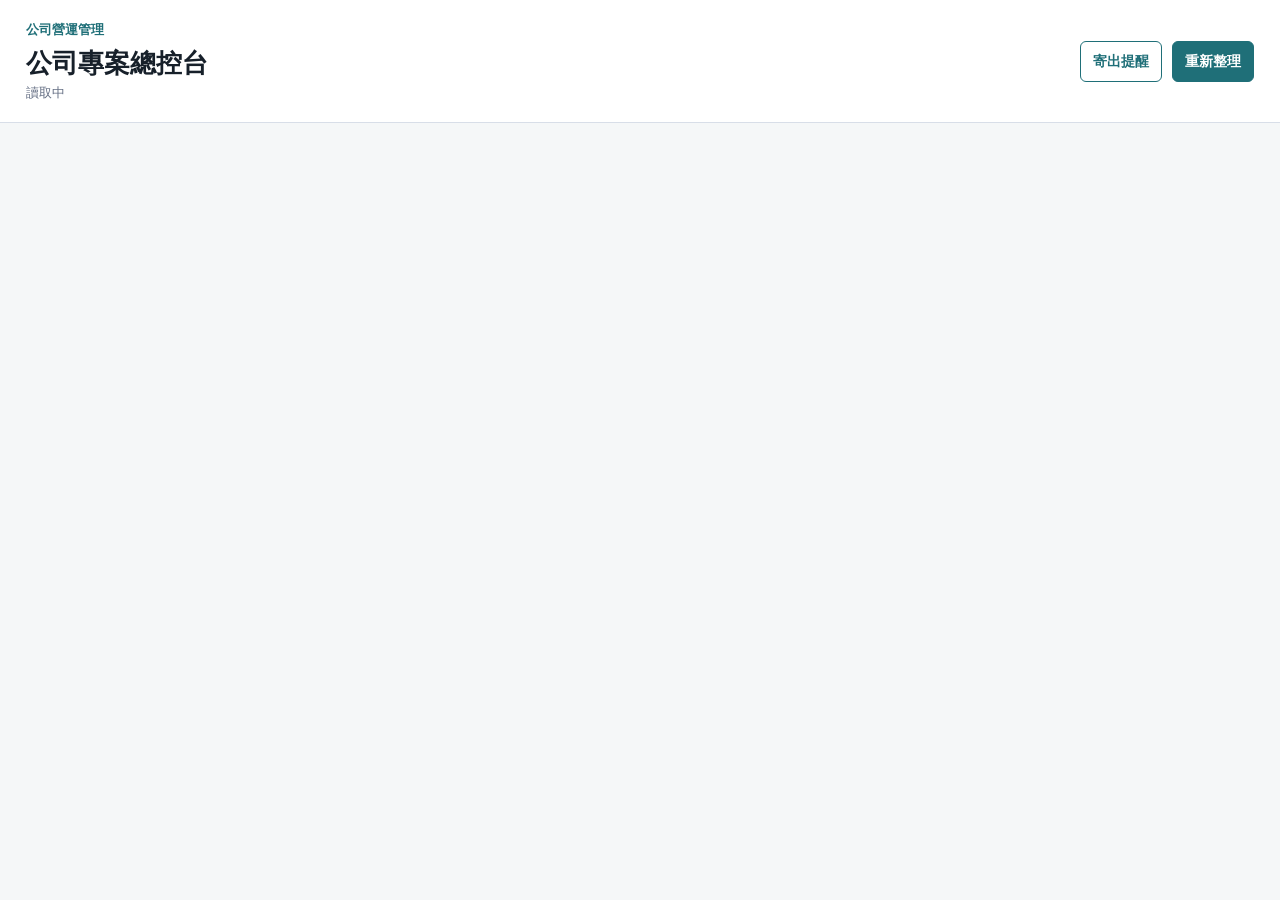
<file: tools/company-dashboard/apps-script/Index.html>
<!doctype html>
<html lang="zh-Hant">
  <head>
    <base target="_top" />
    <meta charset="utf-8" />
    <meta name="viewport" content="width=device-width, initial-scale=1" />
    <style>
      :root {
        color-scheme: light;
        --bg: #f5f7f8;
        --panel: #ffffff;
        --ink: #17202a;
        --muted: #667085;
        --line: #d8dee8;
        --brand: #1f6f78;
        --brand-dark: #15535a;
        --red: #b8321f;
        --yellow: #9a6512;
        --green: #1f7a4d;
        --shadow: 0 10px 28px rgba(25, 38, 52, 0.08);
      }

      * {
        box-sizing: border-box;
      }

      body {
        margin: 0;
        min-height: 100vh;
        background: var(--bg);
        color: var(--ink);
        font-family: -apple-system, BlinkMacSystemFont, "Segoe UI", "Noto Sans TC", sans-serif;
        line-height: 1.5;
      }

      .topbar {
        position: sticky;
        top: 0;
        z-index: 5;
        display: flex;
        justify-content: space-between;
        align-items: center;
        gap: 16px;
        padding: 20px 26px;
        background: var(--panel);
        border-bottom: 1px solid var(--line);
      }

      h1,
      h2,
      h3,
      p {
        margin: 0;
      }

      h1 {
        font-size: 26px;
        font-weight: 780;
      }

      h2 {
        font-size: 18px;
      }

      h3 {
        font-size: 15px;
      }

      .eyebrow {
        color: var(--brand);
        font-size: 13px;
        font-weight: 800;
        margin-bottom: 4px;
      }

      .subtle {
        color: var(--muted);
        font-size: 13px;
      }

      .button {
        border: 1px solid var(--brand);
        border-radius: 6px;
        background: #ffffff;
        color: var(--brand);
        padding: 9px 12px;
        min-height: 38px;
        font: inherit;
        font-size: 14px;
        font-weight: 760;
        text-decoration: none;
        cursor: pointer;
      }

      .button:hover {
        background: #edf7f8;
      }

      .button.primary {
        background: var(--brand);
        color: #ffffff;
      }

      .button.compact {
        min-height: 30px;
        padding: 5px 8px;
        font-size: 12px;
      }

      .button:disabled {
        opacity: 0.55;
        cursor: not-allowed;
      }

      .button.active {
        background: var(--brand);
        color: #ffffff;
      }

      .top-actions {
        display: flex;
        gap: 10px;
        align-items: center;
        flex-wrap: wrap;
      }

      .filter-row {
        display: flex;
        gap: 8px;
        align-items: center;
        flex-wrap: wrap;
      }

      .dashboard-tabs {
        display: flex;
        gap: 8px;
        margin-bottom: 16px;
        padding: 10px;
        background: var(--panel);
        border: 1px solid var(--line);
        border-radius: 8px;
        box-shadow: var(--shadow);
        overflow-x: auto;
      }

      .dashboard-tabs .button {
        white-space: nowrap;
      }

      .layout {
        width: min(1440px, 100%);
        margin: 0 auto;
        padding: 22px;
      }

      .panel {
        background: var(--panel);
        border: 1px solid var(--line);
        border-radius: 8px;
        box-shadow: var(--shadow);
        overflow: hidden;
      }

      .summary-grid {
        display: grid;
        grid-template-columns: repeat(6, minmax(0, 1fr));
        gap: 1px;
        margin-bottom: 16px;
      }

      .metric {
        padding: 16px;
        background: #ffffff;
      }

      .metric span {
        display: block;
        color: var(--muted);
        font-size: 13px;
        margin-bottom: 6px;
      }

      .metric strong {
        font-size: 24px;
      }

      .project-grid {
        display: grid;
        grid-template-columns: repeat(2, minmax(0, 1fr));
        gap: 14px;
        margin-bottom: 16px;
      }

      .project-card {
        display: grid;
        gap: 12px;
        padding: 14px;
      }

      .project-card.red {
        border-color: #d14b32;
      }

      .project-card.yellow {
        border-color: #e6b04a;
      }

      .project-card.green {
        border-color: #b8dcc9;
      }

      .project-head {
        display: flex;
        justify-content: space-between;
        gap: 12px;
        align-items: flex-start;
      }

      .status-dot {
        display: inline-flex;
        align-items: center;
        min-height: 24px;
        border-radius: 999px;
        padding: 3px 9px;
        font-size: 12px;
        font-weight: 800;
      }

      .status-dot.red {
        background: #feece8;
        color: var(--red);
      }

      .status-dot.yellow {
        background: #fff4df;
        color: var(--yellow);
      }

      .status-dot.green {
        background: #e8f5ee;
        color: var(--green);
      }

      .mini-grid {
        display: grid;
        grid-template-columns: repeat(4, minmax(0, 1fr));
        gap: 8px;
      }

      .mini {
        display: grid;
        gap: 3px;
        padding: 10px;
        border: 1px solid var(--line);
        border-radius: 7px;
        background: #fbfcfd;
      }

      .mini span {
        color: var(--muted);
        font-size: 12px;
      }

      .mini strong {
        font-size: 18px;
      }

      .dashboard-grid {
        display: grid;
        grid-template-columns: minmax(360px, 1fr) minmax(360px, 1fr);
        gap: 16px;
      }

      .priority-grid {
        display: grid;
        grid-template-columns: repeat(4, minmax(0, 1fr));
        gap: 12px;
        margin-bottom: 16px;
      }

      .block {
        display: grid;
        gap: 12px;
        padding: 14px;
      }

      .list {
        display: grid;
        gap: 9px;
        max-height: 560px;
        overflow: auto;
      }

      .item {
        display: grid;
        gap: 5px;
        padding: 11px;
        border: 1px solid var(--line);
        border-radius: 7px;
        background: #fbfcfd;
      }

      .item strong {
        font-size: 14px;
      }

      .item p,
      .item span {
        color: var(--muted);
        font-size: 13px;
      }

      .item.critical {
        border-color: #d14b32;
        background: #fffafa;
      }

      .item.warning {
        border-color: #e6b04a;
        background: #fffaf1;
      }

      .item.today {
        border-color: #d8841b;
        background: #fffaf1;
      }

      .item.reminder {
        border-color: var(--line);
      }

      .workload-grid,
      .people-status-grid,
      .contacts-grid,
      .assignment-grid {
        display: grid;
        grid-template-columns: repeat(2, minmax(0, 1fr));
        gap: 12px;
      }

      .workload-card {
        display: grid;
        gap: 8px;
        padding: 12px;
        border: 1px solid var(--line);
        border-radius: 7px;
        background: #fbfcfd;
      }

      .workload-card.high {
        border-color: #d14b32;
        background: #fffafa;
      }

      .workload-card.medium {
        border-color: #e6b04a;
        background: #fffaf1;
      }

      .people-status-card {
        display: grid;
        gap: 10px;
        padding: 12px;
        border: 1px solid var(--line);
        border-radius: 7px;
        background: #fbfcfd;
      }

      .people-status-card.high {
        border-color: #d14b32;
        background: #fffafa;
      }

      .people-status-card.medium {
        border-color: #e6b04a;
        background: #fffaf1;
      }

      .status-metrics {
        display: grid;
        grid-template-columns: repeat(6, minmax(0, 1fr));
        gap: 8px;
      }

      .status-reasons {
        color: var(--muted);
        font-size: 13px;
      }

      .form-grid {
        display: grid;
        grid-template-columns: repeat(2, minmax(0, 1fr));
        gap: 12px;
      }

      label {
        display: grid;
        gap: 6px;
        color: var(--muted);
        font-size: 13px;
        font-weight: 760;
      }

      input,
      select,
      textarea {
        width: 100%;
        border: 1px solid #cbd3df;
        border-radius: 6px;
        padding: 10px 11px;
        background: #ffffff;
        color: var(--ink);
        font: inherit;
      }

      textarea {
        resize: vertical;
      }

      .assignee-picker {
        display: grid;
        gap: 6px;
      }

      .assignee-picker select {
        font-size: 13px;
      }

      .message {
        min-height: 20px;
        color: var(--muted);
        font-size: 13px;
      }

      .message.success {
        color: var(--green);
      }

      .message.error {
        color: var(--red);
      }

      .notice {
        padding: 10px 11px;
        border: 1px solid #f0b5a7;
        border-radius: 7px;
        background: #fffafa;
        color: var(--red);
        font-size: 13px;
      }

      .reminder-textarea {
        min-height: 280px;
        font-family: ui-monospace, SFMono-Regular, Menlo, Monaco, Consolas, "Liberation Mono", monospace;
        font-size: 13px;
        white-space: pre;
      }

      .report-controls {
        display: flex;
        gap: 10px;
        align-items: flex-end;
        flex-wrap: wrap;
      }

      .report-controls label {
        min-width: 180px;
      }

      .report-textarea {
        min-height: 420px;
        font-family: ui-monospace, SFMono-Regular, Menlo, Monaco, Consolas, "Liberation Mono", monospace;
        font-size: 13px;
        white-space: pre;
      }

      .report-note {
        min-height: 88px;
      }

      .people-table {
        width: 100%;
        border-collapse: collapse;
        min-width: 640px;
      }

      .review-table {
        width: 100%;
        border-collapse: collapse;
        min-width: 1280px;
      }

      .history-table {
        width: 100%;
        border-collapse: collapse;
        min-width: 1320px;
      }

      .review-filters,
      .history-filters {
        display: grid;
        grid-template-columns: repeat(4, minmax(0, 1fr));
        gap: 12px;
      }

      .contact-filters {
        display: grid;
        grid-template-columns: minmax(240px, 1fr) minmax(180px, 280px);
        gap: 12px;
      }

      .contact-card {
        display: grid;
        gap: 10px;
        padding: 12px;
        border: 1px solid var(--line);
        border-radius: 7px;
        background: #fbfcfd;
      }

      .contact-card-head {
        display: flex;
        justify-content: space-between;
        gap: 12px;
        align-items: flex-start;
      }

      .contact-fields {
        display: grid;
        grid-template-columns: repeat(2, minmax(0, 1fr));
        gap: 8px;
      }

      .contact-field {
        min-width: 0;
        padding: 9px;
        border: 1px solid var(--line);
        border-radius: 6px;
        background: #ffffff;
      }

      .contact-field span {
        display: block;
        color: var(--muted);
        font-size: 12px;
        margin-bottom: 3px;
      }

      .contact-field p {
        overflow-wrap: anywhere;
        white-space: pre-wrap;
      }

      .contact-field a {
        color: var(--brand);
        font-weight: 760;
      }

      .text-cell {
        max-width: 320px;
        color: var(--muted);
      }

      .link-row {
        display: flex;
        gap: 8px;
        flex-wrap: wrap;
      }

      .action-row {
        display: flex;
        gap: 6px;
        flex-wrap: wrap;
        min-width: 180px;
      }

      .badge {
        display: inline-flex;
        align-items: center;
        min-height: 24px;
        border-radius: 999px;
        padding: 3px 9px;
        font-size: 12px;
        font-weight: 800;
        white-space: nowrap;
      }

      .badge.critical {
        background: #feece8;
        color: var(--red);
      }

      .badge.warning,
      .badge.today {
        background: #fff4df;
        color: var(--yellow);
      }

      .badge.notice,
      .badge.reminder {
        background: #edf2f7;
        color: var(--muted);
      }

      .table-wrap {
        overflow: auto;
      }

      th,
      td {
        padding: 10px 11px;
        border-bottom: 1px solid var(--line);
        text-align: left;
        font-size: 13px;
        vertical-align: top;
      }

      th {
        color: var(--muted);
        background: #f6f8fb;
        font-weight: 800;
      }

      .auth-panel {
        display: grid;
        gap: 10px;
        padding: 28px;
        margin: 22px auto;
        width: min(720px, calc(100% - 32px));
      }

      .hidden {
        display: none;
      }

      @media (max-width: 980px) {
        .topbar {
          align-items: stretch;
          flex-direction: column;
        }

        .summary-grid,
        .project-grid,
        .dashboard-grid,
        .mini-grid,
        .priority-grid,
        .workload-grid,
        .people-status-grid,
        .contacts-grid,
        .status-metrics,
        .assignment-grid,
        .review-filters,
        .contact-filters,
        .contact-fields,
        .form-grid {
          grid-template-columns: 1fr;
        }

        .layout {
          padding: 14px;
        }
      }
    </style>
  </head>
  <body>
    <header class="topbar">
      <div>
        <p class="eyebrow">公司營運管理</p>
        <h1>公司專案總控台</h1>
        <p id="metaText" class="subtle">讀取中</p>
      </div>
      <div class="top-actions">
        <button id="sendReminderButton" class="button" type="button">寄出提醒</button>
        <button id="refreshButton" class="button primary" type="button">重新整理</button>
      </div>
    </header>

    <section id="authPanel" class="panel auth-panel hidden">
      <h2>無法進入公司總控台</h2>
      <p id="authMessage" class="subtle"></p>
    </section>

    <main id="dashboard" class="layout hidden">
      <section id="summaryGrid" class="panel summary-grid" aria-label="公司摘要"></section>
      <section id="projectGrid" class="project-grid" aria-label="專案狀態"></section>
      <nav id="dashboardTabs" class="dashboard-tabs" aria-label="總控台頁籤">
        <button class="button compact" type="button" data-scroll-target="reviewPanel">主管待查核</button>
        <button class="button compact" type="button" data-scroll-target="historyPanel">修改歷程</button>
        <button class="button compact" type="button" data-scroll-target="assignmentPanel">主管交辦</button>
        <button class="button compact" type="button" data-scroll-target="contactsPanel">同仁通訊錄</button>
        <button class="button compact" type="button" data-scroll-target="reportPanel">週報月報</button>
        <button class="button compact" type="button" data-scroll-target="peopleStatusPanel">同仁提醒</button>
      </nav>
      <section class="priority-grid" aria-label="待辦優先序">
        <section class="panel block">
          <h2>今天必追</h2>
          <div id="priorityTodayList" class="list"></div>
        </section>
        <section class="panel block">
          <h2>本週需追</h2>
          <div id="priorityWeekList" class="list"></div>
        </section>
        <section class="panel block">
          <h2>逾期</h2>
          <div id="priorityOverdueList" class="list"></div>
        </section>
        <section class="panel block">
          <h2>提醒</h2>
          <div id="priorityReminderList" class="list"></div>
        </section>
      </section>
      <section id="reviewPanel" class="panel block" aria-label="主管待查核清單">
        <div class="project-head">
          <div>
            <h2>主管待查核清單</h2>
            <p id="reviewCountText" class="subtle"></p>
          </div>
          <div class="top-actions">
            <button id="copyReviewQueueButton" class="button compact" type="button">複製目前清單</button>
          </div>
        </div>
        <div class="review-filters">
          <label>
            <span>專案</span>
            <select id="reviewProjectFilter"></select>
          </label>
          <label>
            <span>同仁</span>
            <select id="reviewAssigneeFilter"></select>
          </label>
          <label>
            <span>狀態</span>
            <select id="reviewStatusFilter"></select>
          </label>
          <label>
            <span>優先序</span>
            <select id="reviewPriorityFilter"></select>
          </label>
        </div>
        <p id="reviewActionMessage" class="message" role="status"></p>
        <div class="table-wrap">
          <table class="review-table">
            <thead>
              <tr>
                <th>查核原因</th>
                <th>專案</th>
                <th>案件</th>
                <th>同仁</th>
                <th>狀態</th>
                <th>Deadline</th>
                <th>最近回報</th>
                <th>最新進度</th>
                <th>連結</th>
                <th>主管動作</th>
              </tr>
            </thead>
            <tbody id="reviewRows"></tbody>
          </table>
        </div>
      </section>
      <section id="historyPanel" class="panel block" aria-label="修改歷程">
        <div class="project-head">
          <div>
            <h2>修改歷程</h2>
            <p id="historyCountText" class="subtle"></p>
          </div>
          <div class="top-actions">
            <button id="copyHistoryButton" class="button compact" type="button">複製目前清單</button>
          </div>
        </div>
        <div class="history-filters">
          <label>
            <span>專案</span>
            <select id="historyProjectFilter"></select>
          </label>
          <label>
            <span>修改人</span>
            <select id="historyActorFilter"></select>
          </label>
          <label>
            <span>資料表</span>
            <select id="historySheetFilter"></select>
          </label>
          <label>
            <span>欄位</span>
            <select id="historyFieldFilter"></select>
          </label>
        </div>
        <label>
          <span>搜尋</span>
          <input id="historySearchInput" type="search" placeholder="記錄ID、欄位、原值、新值、修改來源" />
        </label>
        <p id="historyMessage" class="message" role="status"></p>
        <div class="table-wrap">
          <table class="history-table">
            <thead>
              <tr>
                <th>修改時間</th>
                <th>專案</th>
                <th>資料表</th>
                <th>記錄ID</th>
                <th>欄位</th>
                <th>修改人</th>
                <th>原值</th>
                <th>新值</th>
                <th>來源</th>
              </tr>
            </thead>
            <tbody id="historyRows"></tbody>
          </table>
        </div>
      </section>
      <section id="reportPanel" class="panel block" aria-label="週報月報產生器">
        <div class="project-head">
          <div>
            <h2>週報 / 月報產生器</h2>
            <p class="subtle">依目前總控台資料產生可貼到會議紀錄、Email 或月報的文字摘要。</p>
          </div>
        </div>
        <div class="report-controls">
          <label>
            <span>報告類型</span>
            <select id="reportTypeInput">
              <option value="weekly">週報</option>
              <option value="monthly">月報</option>
            </select>
          </label>
          <label>
            <span>報告期間</span>
            <input id="reportPeriodInput" type="text" />
          </label>
          <button id="refreshReportButton" class="button" type="button">重新產生</button>
          <button id="copyReportButton" class="button primary" type="button">複製報告</button>
          <button id="downloadReportButton" class="button" type="button">下載文字檔</button>
        </div>
        <label>
          <span>主管補充重點</span>
          <textarea id="reportNoteInput" class="report-note" rows="3" placeholder="可填入本週決策、下週重點、需跨部門協調事項"></textarea>
        </label>
        <textarea id="reportText" class="report-textarea" readonly></textarea>
        <p id="reportMessage" class="message" role="status"></p>
      </section>
      <section class="dashboard-grid">
        <section id="assignmentPanel" class="panel block">
          <h2>主管交辦中心</h2>
          <form id="assignmentForm" class="assignment-grid">
            <label>
              <span>專案</span>
              <select id="assignmentProjectInput" required></select>
            </label>
            <label>
              <span>指定同事</span>
              <div class="assignee-picker">
                <select id="assignmentAssigneeSelect" aria-label="從名單選擇同仁"></select>
                <input id="assignmentAssigneeInput" type="text" list="assignmentAssigneeOptions" required placeholder="可手打姓名或簡稱，例如：玟樺" />
                <datalist id="assignmentAssigneeOptions"></datalist>
              </div>
            </label>
            <label>
              <span>案件名稱</span>
              <input id="assignmentTitleInput" type="text" required placeholder="例：成果資料補件追蹤" />
            </label>
            <label>
              <span>Deadline</span>
              <input id="assignmentDeadlineInput" type="datetime-local" required />
            </label>
            <label>
              <span>優先序</span>
              <select id="assignmentPriorityInput">
                <option value="一般">一般</option>
                <option value="高">高</option>
                <option value="急件">急件</option>
              </select>
            </label>
            <label>
              <span>狀態</span>
              <select id="assignmentStatusInput">
                <option value="待執行">待執行</option>
                <option value="進行中">進行中</option>
                <option value="待查核">待查核</option>
              </select>
            </label>
            <label style="grid-column: 1 / -1">
              <span>交辦內容</span>
              <textarea id="assignmentInstructionInput" rows="4" required placeholder="請寫清楚交辦事項、交付格式、需要協調的人或資料"></textarea>
            </label>
            <label style="grid-column: 1 / -1">
              <span>查核點</span>
              <textarea id="assignmentCheckpointInput" rows="3" placeholder="例：週三前回報初稿；週五前補齊佐證"></textarea>
            </label>
            <label style="grid-column: 1 / -1">
              <span>備註</span>
              <input id="assignmentNoteInput" type="text" placeholder="補充提醒、檔案位置或主管查核意見" />
            </label>
            <label style="grid-column: 1 / -1">
              <span>佐證資料連結</span>
              <input id="assignmentAttachmentInput" type="url" placeholder="貼上雲端資料夾、文件或成果連結" />
            </label>
            <p id="assignmentMessage" class="message" role="status"></p>
            <button id="assignmentSubmitButton" class="button primary" type="submit">送出交辦</button>
          </form>
        </section>
        <section class="panel block">
          <h2>提醒中心</h2>
          <p id="reminderStatus" class="subtle"></p>
          <div class="top-actions">
            <button id="copyReminderButton" class="button" type="button">複製摘要</button>
          </div>
          <textarea id="reminderText" class="reminder-textarea" readonly></textarea>
          <div id="reminderPreview" class="list"></div>
          <p id="reminderMessage" class="message" role="status"></p>
        </section>
        <section class="panel block">
          <h2>今日需追蹤</h2>
          <div id="followUpList" class="list"></div>
        </section>
        <section class="panel block">
          <h2>資料品質提醒</h2>
          <div id="issueList" class="list"></div>
        </section>
        <section id="contactsPanel" class="panel block" style="grid-column: 1 / -1" aria-label="同仁通訊錄">
          <div class="project-head">
            <div>
              <h2>同仁通訊錄</h2>
              <p id="contactCountText" class="subtle">僅限通過 Google 帳號驗證的主管帳號查看。</p>
            </div>
          </div>
          <div class="contact-filters">
            <label>
              <span>搜尋</span>
              <input id="contactSearchInput" type="search" placeholder="姓名、單位、職稱、Email、LINE ID" />
            </label>
            <label>
              <span>專案 / 辦公室</span>
              <select id="contactOfficeFilter"></select>
            </label>
          </div>
          <div id="contactsGrid" class="contacts-grid"></div>
        </section>
        <section id="peopleStatusPanel" class="panel block" style="grid-column: 1 / -1">
          <div class="project-head">
            <div>
              <h2>同仁回報提醒</h2>
              <p id="peopleStatusCountText" class="subtle"></p>
            </div>
            <div id="peopleStatusFilters" class="filter-row" aria-label="同仁回報提醒篩選">
              <button class="button compact active" type="button" data-people-status-filter="all">全部</button>
              <button class="button compact" type="button" data-people-status-filter="high">今天要追</button>
              <button class="button compact" type="button" data-people-status-filter="medium">本週追蹤</button>
              <button class="button compact" type="button" data-people-status-filter="updated">有更新</button>
              <button id="copyPeopleStatusButton" class="button compact" type="button">複製目前名單</button>
            </div>
          </div>
          <div id="peopleStatusGrid" class="people-status-grid"></div>
        </section>
        <section class="panel block" style="grid-column: 1 / -1">
          <h2>同仁工作量看板</h2>
          <div id="workloadGrid" class="workload-grid"></div>
        </section>
        <section class="panel block" style="grid-column: 1 / -1">
          <h2>同仁更新狀態</h2>
          <div class="table-wrap">
            <table class="people-table">
              <thead>
                <tr>
                  <th>同仁</th>
                  <th>專案</th>
                  <th>負責工項</th>
                  <th>近 7 日更新</th>
                  <th>需追蹤</th>
                  <th>最近更新</th>
                </tr>
              </thead>
              <tbody id="peopleRows"></tbody>
            </table>
          </div>
        </section>
      </section>
    </main>

    <script>
      const initialAuth = <?!= initialAuth ?>;
      const $ = (id) => document.getElementById(id);
      let dashboardData = null;
      const reviewFilters = {
        projectId: "",
        assignee: "",
        status: "",
        priority: "",
      };
      const historyFilters = {
        projectId: "",
        actor: "",
        sheet: "",
        field: "",
        query: "",
      };
      let peopleStatusFilter = "all";

      $("refreshButton").addEventListener("click", loadDashboard);
      $("dashboardTabs").addEventListener("click", handleDashboardTabClick);
      $("sendReminderButton").addEventListener("click", sendReminderDigest);
      $("copyReminderButton").addEventListener("click", copyReminderText);
      $("assignmentForm").addEventListener("submit", submitAssignment);
      $("assignmentProjectInput").addEventListener("change", () => renderAssignmentPeople(dashboardData));
      $("assignmentAssigneeSelect").addEventListener("change", handleAssignmentAssigneeSelect);
      $("contactSearchInput").addEventListener("input", renderContacts);
      $("contactOfficeFilter").addEventListener("change", renderContacts);
      $("reviewProjectFilter").addEventListener("change", updateReviewFilters);
      $("reviewAssigneeFilter").addEventListener("change", updateReviewFilters);
      $("reviewStatusFilter").addEventListener("change", updateReviewFilters);
      $("reviewPriorityFilter").addEventListener("change", updateReviewFilters);
      $("reviewRows").addEventListener("click", handleReviewActionClick);
      $("copyReviewQueueButton").addEventListener("click", copyCurrentReviewQueue);
      $("historyProjectFilter").addEventListener("change", updateHistoryFilters);
      $("historyActorFilter").addEventListener("change", updateHistoryFilters);
      $("historySheetFilter").addEventListener("change", updateHistoryFilters);
      $("historyFieldFilter").addEventListener("change", updateHistoryFilters);
      $("historySearchInput").addEventListener("input", updateHistoryFilters);
      $("copyHistoryButton").addEventListener("click", copyCurrentModificationHistory);
      $("reportTypeInput").addEventListener("change", handleReportTypeChange);
      $("reportPeriodInput").addEventListener("input", renderReport);
      $("reportNoteInput").addEventListener("input", renderReport);
      $("refreshReportButton").addEventListener("click", renderReport);
      $("copyReportButton").addEventListener("click", copyReportText);
      $("downloadReportButton").addEventListener("click", downloadReportText);
      $("peopleStatusFilters").addEventListener("click", handlePeopleStatusFilterClick);
      $("peopleStatusGrid").addEventListener("click", handlePeopleStatusActionClick);
      $("copyPeopleStatusButton").addEventListener("click", copyCurrentPeopleStatusList);
      loadDashboard();

      function loadDashboard() {
        $("refreshButton").disabled = true;
        $("refreshButton").textContent = "讀取中";
        google.script.run
          .withSuccessHandler((payload) => {
            $("refreshButton").disabled = false;
            $("refreshButton").textContent = "重新整理";
            if (!payload || payload.ok === false) {
              renderAuth(payload && payload.auth ? payload.auth : initialAuth, payload && payload.error);
              return;
            }
            renderDashboard(payload);
          })
          .withFailureHandler((error) => {
            $("refreshButton").disabled = false;
            $("refreshButton").textContent = "重新整理";
            renderAuth(initialAuth, error && error.message ? error.message : "讀取資料失敗");
          })
          .getDashboardData();
      }

      function renderAuth(auth, error) {
        $("dashboard").classList.add("hidden");
        $("authPanel").classList.remove("hidden");
        $("authMessage").textContent = error || (auth && auth.message) || "此帳號未授權。";
        $("metaText").textContent = auth && auth.email ? `目前帳號：${auth.email}` : "請使用已授權的 Google 帳號登入。";
      }

      function renderDashboard(payload) {
        dashboardData = payload;
        $("authPanel").classList.add("hidden");
        $("dashboard").classList.remove("hidden");
        $("metaText").textContent = `登入帳號：${payload.viewer} / 資料時間：${payload.generatedAt}`;
        renderSummary(payload.totals);
        renderProjects(payload.projects);
        renderAssignmentProjects(payload.projects);
        renderAssignmentPeople(payload);
        renderReviewFilters(payload);
        renderReviewQueue();
        renderModificationHistoryFilters(payload);
        renderModificationHistory();
        renderPriorities(payload.priorities);
        renderFollowUps(payload.followUps);
        renderIssues(payload.issues);
        renderReminder(payload);
        renderReport();
        renderContactOfficeFilter(payload.contacts || []);
        renderContacts();
        renderPeopleStatus(payload.peopleStatus || []);
        renderWorkload(payload.workload);
        renderPeople(payload.people);
      }

      function handleDashboardTabClick(event) {
        const button = event.target.closest("[data-scroll-target]");
        if (!button) return;
        const target = $(button.dataset.scrollTarget);
        if (!target) return;
        target.scrollIntoView({ behavior: "smooth", block: "start" });
      }

      function renderSummary(totals) {
        const metrics = [
          ["專案數", totals.projects],
          ["紅燈", totals.redProjects],
          ["黃燈", totals.yellowProjects],
          ["待追蹤工項", totals.needsFollowUp],
          ["未完成案件", totals.openCases],
          ["本月輔導", totals.consultationsThisMonth],
        ];
        $("summaryGrid").innerHTML = metrics.map(([label, value]) => (
          `<div class="metric"><span>${escapeHtml(label)}</span><strong>${formatNumber(value)}</strong></div>`
        )).join("");
      }

      function renderProjects(projects) {
        $("projectGrid").innerHTML = projects.map((project) => {
          const label = project.status === "red" ? "紅燈" : project.status === "yellow" ? "黃燈" : "綠燈";
          const errorBlock = project.error ? `<p class="notice">資料來源讀取失敗：${escapeHtml(project.error)}</p>` : "";
          return `
            <article class="panel project-card ${project.status}">
              <div class="project-head">
                <div>
                  <h2>${escapeHtml(project.name)}</h2>
                  <p class="subtle">資料時間：${escapeHtml(project.latestDataTime || "未記錄")}</p>
                </div>
                <span class="status-dot ${project.status}">${label}</span>
              </div>
              <div class="mini-grid">
                ${mini("工項", `${project.metrics.doneItems}/${project.metrics.items}`)}
                ${mini("需追蹤", project.metrics.needsFollowUp)}
                ${mini("未完成案件", project.metrics.openCases)}
                ${mini("本月輔導", project.metrics.consultationsThisMonth)}
              </div>
              ${errorBlock}
              <p class="subtle">逾期 ${project.metrics.overdueCases} / 待查核 ${project.metrics.awaitingReview} / 憑證缺漏 ${project.metrics.expensesMissingVoucher}</p>
              ${project.metrics.duplicateCases ? `<p class="notice">資料品質：已排除 ${project.metrics.duplicateCases} 筆疑似重複案件，原始列仍保留供確認。</p>` : ""}
              <div>
                <a class="button" href="${project.pageUrl}" target="_blank" rel="noreferrer">開啟專案頁</a>
                <a class="button" href="${project.spreadsheetUrl}" target="_blank" rel="noreferrer">開啟底表</a>
              </div>
            </article>
          `;
        }).join("");
      }

      function renderFollowUps(items) {
        $("followUpList").innerHTML = items.length ? items.map((item) => `
          <article class="item ${item.reason === "已逾期" ? "critical" : "warning"}">
            <strong>${escapeHtml(item.project)} / ${escapeHtml(item.type)} / ${escapeHtml(item.title || "未命名")}</strong>
            <p>${escapeHtml(item.assignee || "未指定")} / ${escapeHtml(item.status || "未填狀態")} / ${escapeHtml(item.date || "未填日期")}</p>
            <span>${escapeHtml(item.reason || "需追蹤")}</span>
          </article>
        `).join("") : '<p class="subtle">目前沒有需追蹤項目。</p>';
      }

      function renderPriorities(groups) {
        renderPriorityList("priorityTodayList", groups.today, "today");
        renderPriorityList("priorityWeekList", groups.week, "warning");
        renderPriorityList("priorityOverdueList", groups.overdue, "critical");
        renderPriorityList("priorityReminderList", groups.reminder, "reminder");
      }

      function renderPriorityList(id, items, level) {
        $(id).innerHTML = items.length ? items.slice(0, 10).map((item) => `
          <article class="item ${level}">
            <strong>${escapeHtml(item.project)} / ${escapeHtml(item.title || "未命名")}</strong>
            <p>${escapeHtml(item.type)} / ${escapeHtml(item.assignee || "未指定")} / ${escapeHtml(item.date || "未填日期")}</p>
            <span>${escapeHtml(item.reason || "需追蹤")}</span>
          </article>
        `).join("") : '<p class="subtle">目前沒有項目。</p>';
      }

      function renderIssues(items) {
        $("issueList").innerHTML = items.length ? items.map((item) => `
          <article class="item ${item.level}">
            <strong>${escapeHtml(item.project)} / ${escapeHtml(item.title)}</strong>
            <p>${escapeHtml(item.detail || "")}</p>
          </article>
        `).join("") : '<p class="subtle">目前沒有資料品質提醒。</p>';
      }

      function renderPeople(people) {
        $("peopleRows").innerHTML = people.length ? people.map((person) => `
          <tr>
            <td>${escapeHtml(person.name)}</td>
            <td>${escapeHtml(person.projects)}</td>
            <td>${formatNumber(person.total)}</td>
            <td>${formatNumber(person.recentUpdates)}</td>
            <td>${formatNumber(person.needsFollowUp)}</td>
            <td>${escapeHtml(person.latestDate || "尚無紀錄")}</td>
          </tr>
        `).join("") : '<tr><td colspan="6">目前沒有同仁資料。</td></tr>';
      }

      function renderWorkload(items) {
        $("workloadGrid").innerHTML = items.length ? items.slice(0, 24).map((person) => `
          <article class="workload-card ${person.level}">
            <div class="project-head">
              <div>
                <h3>${escapeHtml(person.name)}</h3>
                <p class="subtle">${escapeHtml(person.projects || "")}</p>
              </div>
              <span class="status-dot ${person.level === "high" ? "red" : person.level === "medium" ? "yellow" : "green"}">分數 ${formatNumber(person.score)}</span>
            </div>
            <div class="mini-grid">
              ${mini("未完成工項", person.openItems)}
              ${mini("未完成案件", person.openCases)}
              ${mini("本月輔導", person.consultationsThisMonth)}
              ${mini("需追蹤", person.needsFollowUp)}
            </div>
          </article>
        `).join("") : '<p class="subtle">目前沒有工作量資料。</p>';
      }

      function renderContactOfficeFilter(contacts) {
        const current = $("contactOfficeFilter").value;
        const options = uniqueOptions((contacts || []).flatMap((contact) => splitClientNames(contact.offices || contact.projects || "")));
        setSelectOptions("contactOfficeFilter", options, "全部", current);
      }

      function renderContacts() {
        const contacts = filterContacts(dashboardData ? dashboardData.contacts || [] : []);
        $("contactCountText").textContent = `目前顯示 ${formatNumber(contacts.length)} 筆；此區塊只在公司總控台 Google 帳號驗證通過後顯示。`;
        $("contactsGrid").innerHTML = contacts.length ? contacts.map((contact) => `
          <article class="contact-card">
            <div class="contact-card-head">
              <div>
                <h3>${escapeHtml(contact.name || "未填姓名")}</h3>
                <p class="subtle">${escapeHtml([contact.offices, contact.unit, contact.title].filter(Boolean).join(" / ") || "未填單位職稱")}</p>
              </div>
              <span class="status-dot green">${escapeHtml(contact.projects || "通訊錄")}</span>
            </div>
            <div class="contact-fields">
              ${contactField("辦公室電話", contact.officePhone)}
              ${contactField("手機", contact.mobile)}
              ${contactEmailField(contact.email)}
              ${contactField("LINE ID", contact.lineId || contact.note)}
            </div>
            ${contact.note && contact.note !== contact.lineId ? `<p class="subtle">備註：${escapeHtml(contact.note)}</p>` : ""}
          </article>
        `).join("") : '<p class="subtle">目前沒有符合條件的同仁通訊錄。</p>';
      }

      function filterContacts(items) {
        const query = $("contactSearchInput").value.trim().toLowerCase();
        const office = $("contactOfficeFilter").value;
        return (items || []).filter((contact) => {
          const matchesOffice = !office || splitClientNames(contact.offices || contact.projects || "").indexOf(office) >= 0;
          const haystack = [
            contact.projects,
            contact.offices,
            contact.unit,
            contact.title,
            contact.name,
            contact.officePhone,
            contact.mobile,
            contact.email,
            contact.lineId,
            contact.note,
          ].join(" ").toLowerCase();
          return matchesOffice && (!query || haystack.includes(query));
        });
      }

      function contactField(label, value) {
        return `
          <div class="contact-field">
            <span>${escapeHtml(label)}</span>
            <p>${escapeHtml(value || "未填")}</p>
          </div>
        `;
      }

      function contactEmailField(value) {
        const emails = splitEmails(value);
        const content = emails.length
          ? emails.map((email) => `<a href="mailto:${escapeHtml(email)}">${escapeHtml(email)}</a>`).join(" / ")
          : "未填";
        return `
          <div class="contact-field">
            <span>電子郵件</span>
            <p>${content}</p>
          </div>
        `;
      }

      function renderPeopleStatus(items) {
        const filtered = filterPeopleStatus(items);
        $("peopleStatusCountText").textContent = `目前顯示 ${formatNumber(filtered.length)} 位，點「查看待查核」可直接篩到同仁案件。`;
        $("peopleStatusGrid").innerHTML = filtered.length ? filtered.slice(0, 18).map((person) => {
          const dotClass = person.level === "high" ? "red" : person.level === "medium" ? "yellow" : "green";
          const reasonText = (person.reasons || []).length ? person.reasons.join("；") : "目前沒有高優先查核原因。";
          return `
            <article class="people-status-card ${escapeHtml(person.level || "normal")}">
              <div class="project-head">
                <div>
                  <h3>${escapeHtml(person.name)}</h3>
                  <p class="subtle">${escapeHtml(person.projects || "")}</p>
                </div>
                <span class="status-dot ${dotClass}">${escapeHtml(person.actionText || "持續觀察")}</span>
              </div>
              <div class="status-metrics">
                ${mini("近 7 日更新", person.recentUpdates)}
                ${mini("需追蹤工項", person.needsFollowUp)}
                ${mini("未完成案件", person.openCases)}
                ${mini("逾期案件", person.overdueCases)}
                ${mini("待查核", person.pendingReview)}
                ${mini("今日/3日到期", `${formatNumber(person.dueToday)}/${formatNumber(person.dueSoon)}`)}
              </div>
              <p class="status-reasons">${escapeHtml(reasonText)}</p>
              <div class="action-row">
                <button class="button compact" type="button" data-status-assignee="${escapeHtml(person.name)}">查看待查核</button>
                <button class="button compact" type="button" data-status-copy="${escapeHtml(person.name)}">複製提醒</button>
              </div>
            </article>
          `;
        }).join("") : '<p class="subtle">目前沒有同仁回報資料。</p>';
      }

      function filterPeopleStatus(items) {
        return (items || []).filter((person) => {
          if (peopleStatusFilter === "high") return person.level === "high";
          if (peopleStatusFilter === "medium") return person.level === "medium";
          if (peopleStatusFilter === "updated") return Number(person.recentUpdates || 0) > 0;
          return true;
        });
      }

      function handlePeopleStatusFilterClick(event) {
        const button = event.target.closest("[data-people-status-filter]");
        if (!button) return;
        peopleStatusFilter = button.dataset.peopleStatusFilter || "all";
        document.querySelectorAll("[data-people-status-filter]").forEach((item) => {
          item.classList.toggle("active", item === button);
        });
        renderPeopleStatus(dashboardData ? dashboardData.peopleStatus || [] : []);
      }

      async function handlePeopleStatusActionClick(event) {
        const copyButton = event.target.closest("[data-status-copy]");
        if (copyButton && dashboardData) {
          const name = copyButton.dataset.statusCopy || "";
          const person = (dashboardData.peopleStatus || []).find((item) => item.name === name);
          if (!person) return;
          try {
            await copyText(buildPersonReminder(person));
            $("peopleStatusCountText").textContent = `已複製 ${name} 的提醒文字，可貼到 LINE、Email 或工作群組。`;
          } catch (error) {
            $("peopleStatusCountText").textContent = "複製失敗，請改用瀏覽器手動選取。";
          }
          return;
        }
        const button = event.target.closest("[data-status-assignee]");
        if (!button || !dashboardData) return;
        const name = button.dataset.statusAssignee || "";
        reviewFilters.assignee = name;
        renderReviewFilters(dashboardData);
        renderReviewQueue();
        setMessage("reviewActionMessage", `已篩選 ${name} 的待查核案件。`, "success");
        $("reviewPanel").scrollIntoView({ behavior: "smooth", block: "start" });
      }

      function buildPersonReminder(person) {
        const reasons = (person.reasons || []).length
          ? person.reasons.map((reason) => `- ${reason}`).join("\n")
          : "- 目前沒有高優先查核原因，請確認最新進度是否已補齊。";
        return [
          `${person.name}，提醒一下目前專案回報狀態：`,
          `專案：${person.projects || "未標示"}`,
          `狀態：${person.actionText || "持續觀察"}`,
          `近 7 日更新：${formatNumber(person.recentUpdates)}，需追蹤工項：${formatNumber(person.needsFollowUp)}`,
          `未完成案件：${formatNumber(person.openCases)}，逾期案件：${formatNumber(person.overdueCases)}，待查核：${formatNumber(person.pendingReview)}`,
          `今日/3 日內到期：${formatNumber(person.dueToday)}/${formatNumber(person.dueSoon)}`,
          "待確認事項：",
          reasons,
          "請協助補上最新進度、完成說明或佐證資料，謝謝。",
        ].join("\n");
      }

      async function copyCurrentPeopleStatusList() {
        if (!dashboardData) {
          $("peopleStatusCountText").textContent = "資料尚未讀取完成。";
          return;
        }
        const people = filterPeopleStatus(dashboardData.peopleStatus || []).slice(0, 18);
        if (!people.length) {
          $("peopleStatusCountText").textContent = "目前篩選沒有可複製的同仁提醒。";
          return;
        }
        const title = peopleStatusFilterLabel();
        const text = [
          `公司專案回報提醒：${title}`,
          `產生時間：${dashboardData.generatedAt || ""}`,
          "",
          ...people.map((person, index) => buildPersonReminderSummary(person, index + 1)),
        ].join("\n");
        try {
          await copyText(text);
          $("peopleStatusCountText").textContent = `已複製「${title}」${formatNumber(people.length)} 位同仁提醒摘要。`;
        } catch (error) {
          $("peopleStatusCountText").textContent = "複製失敗，請改用逐筆複製。";
        }
      }

      function buildPersonReminderSummary(person, index) {
        const reasons = (person.reasons || []).length ? person.reasons.join("；") : "請確認最新進度是否已補齊";
        return [
          `${index}. ${person.name} / ${person.actionText || "持續觀察"} / ${person.projects || "未標示專案"}`,
          `   近7日更新 ${formatNumber(person.recentUpdates)}；需追蹤 ${formatNumber(person.needsFollowUp)}；未完成案件 ${formatNumber(person.openCases)}；逾期 ${formatNumber(person.overdueCases)}；待查核 ${formatNumber(person.pendingReview)}；今日/3日到期 ${formatNumber(person.dueToday)}/${formatNumber(person.dueSoon)}`,
          `   待確認：${reasons}`,
        ].join("\n");
      }

      function peopleStatusFilterLabel() {
        return {
          all: "全部",
          high: "今天要追",
          medium: "本週追蹤",
          updated: "有更新",
        }[peopleStatusFilter] || "全部";
      }

      function renderAssignmentProjects(projects) {
        const select = $("assignmentProjectInput");
        const current = select.value;
        select.innerHTML = projects.map((project) => `<option value="${escapeHtml(project.id)}">${escapeHtml(project.name)}</option>`).join("");
        if (projects.some((project) => project.id === current)) select.value = current;
      }

      function renderAssignmentPeople(payload) {
        if (!payload) return;
        const primaryAssigneesByProject = {
          taozhumiao: ["昱碩", "欐婷", "仁發", "芷安", "珈珈", "莎莎"],
        };
        const selectedProjectId = $("assignmentProjectInput").value;
        const selectedProject = (payload.projects || []).find((project) => project.id === selectedProjectId);
        const contacts = payload.contacts || [];
        const contactMap = new Map(contacts
          .filter((contact) => contact.name)
          .map((contact) => [contact.name, contact]));
        const nameMap = new Map();
        const addName = (name, label) => {
          if (!isPersonNameCandidate(name)) return;
          if (!nameMap.has(name)) nameMap.set(name, label || "");
          if (label && !nameMap.get(name)) nameMap.set(name, label);
        };
        const projectMatches = (value) => {
          if (!selectedProject) return true;
          return splitClientNames(value).some((part) => (
            part === selectedProject.office ||
            part === selectedProject.name ||
            part === selectedProject.id
          ));
        };
        const addProjectPeople = (project) => {
          if (!project) return;
          (project.people || []).forEach((person) => addName(person.name, project.office || project.name));
          (project.workload || []).forEach((person) => addName(person.name, project.office || project.name));
          (project.contacts || []).forEach((contact) => {
            addName(contact.name, [project.office, contact.unit, contact.title].filter(Boolean).join(" / "));
          });
          (project.reviewItems || []).forEach((item) => {
            splitClientNames(item.assignee).forEach((name) => addName(name, project.office || project.name));
          });
        };
        if (selectedProject) {
          (primaryAssigneesByProject[selectedProject.id] || [])
            .forEach((name) => addName(name, `${selectedProject.office || selectedProject.name} / 主責同仁`));
          addProjectPeople(selectedProject);
          contacts
            .filter((contact) => projectMatches(`${contact.offices || ""}、${contact.projects || ""}`))
            .forEach((contact) => {
              addName(contact.name, [contact.offices, contact.unit, contact.title].filter(Boolean).join(" / "));
            });
          (payload.reviewQueue || [])
            .filter((item) => item.projectId === selectedProject.id)
            .forEach((item) => splitClientNames(item.assignee).forEach((name) => addName(name, item.office || item.project)));
        } else {
          (payload.workload || []).forEach((person) => addName(person.name, person.projects));
          (payload.people || []).forEach((person) => addName(person.name, person.projects));
          (payload.peopleStatus || []).forEach((person) => addName(person.name, person.projects));
          contacts.forEach((contact) => {
            addName(contact.name, [contact.offices, contact.unit, contact.title].filter(Boolean).join(" / "));
          });
          (payload.reviewQueue || []).forEach((item) => {
            splitClientNames(item.assignee).forEach((name) => addName(name, item.office || item.project));
          });
          (payload.projects || []).forEach(addProjectPeople);
          Object.keys(primaryAssigneesByProject).forEach((projectId) => {
            const project = (payload.projects || []).find((item) => item.id === projectId);
            primaryAssigneesByProject[projectId].forEach((name) => {
              addName(name, `${project ? project.office || project.name : projectId} / 主責同仁`);
            });
          });
        }
        const names = [...nameMap.keys()].sort((a, b) => a.localeCompare(b, "zh-Hant"));
        if (!isPersonNameCandidate($("assignmentAssigneeInput").value)) {
          $("assignmentAssigneeInput").value = "";
        }
        $("assignmentAssigneeOptions").innerHTML = names.map((name) => {
          const contact = contactMap.get(name);
          const label = contact
            ? [contact.offices, contact.unit, contact.title].filter(Boolean).join(" / ")
            : nameMap.get(name) || "";
          return `<option value="${escapeHtml(name)}" label="${escapeHtml(label)}"></option>`;
        }).join("");
        $("assignmentAssigneeSelect").innerHTML = [
          `<option value="">${names.length ? "從名單選擇同仁" : "目前沒有同仁名單"}</option>`,
          ...names.map((name) => {
            const contact = contactMap.get(name);
            const label = contact
              ? [name, contact.offices, contact.unit, contact.title].filter(Boolean).join(" / ")
              : [name, nameMap.get(name)].filter(Boolean).join(" / ");
            return `<option value="${escapeHtml(name)}">${escapeHtml(label)}</option>`;
          }),
        ].join("");
      }

      function handleAssignmentAssigneeSelect(event) {
        const name = event.target.value;
        if (!name) return;
        $("assignmentAssigneeInput").value = name;
        $("assignmentAssigneeInput").focus();
      }

      function renderReviewFilters(payload) {
        setSelectOptions("reviewProjectFilter", payload.projects.map((project) => ({
          value: project.id,
          label: project.name,
        })), "全部專案", reviewFilters.projectId);
        setSelectOptions("reviewAssigneeFilter", uniqueOptions((payload.reviewQueue || []).flatMap((item) => splitClientNames(item.assignee))), "全部同仁", reviewFilters.assignee);
        setSelectOptions("reviewStatusFilter", uniqueOptions((payload.reviewQueue || []).map((item) => item.status)), "全部狀態", reviewFilters.status);
        setSelectOptions("reviewPriorityFilter", uniqueOptions((payload.reviewQueue || []).map((item) => item.priority)), "全部優先序", reviewFilters.priority);
      }

      function updateReviewFilters() {
        reviewFilters.projectId = $("reviewProjectFilter").value;
        reviewFilters.assignee = $("reviewAssigneeFilter").value;
        reviewFilters.status = $("reviewStatusFilter").value;
        reviewFilters.priority = $("reviewPriorityFilter").value;
        renderReviewQueue();
      }

      function renderReviewQueue() {
        const items = filterReviewQueue(dashboardData ? dashboardData.reviewQueue || [] : []);
        $("reviewCountText").textContent = `目前顯示 ${formatNumber(items.length)} 筆，依查核急迫性排序。`;
        $("reviewRows").innerHTML = items.length ? items.map((item) => `
          <tr>
            <td><span class="badge ${escapeHtml(item.level || "reminder")}">${escapeHtml(item.reason || "需查核")}</span></td>
            <td>${escapeHtml(item.office || item.project || "")}</td>
            <td>
              <strong>${escapeHtml(item.caseId || "")}</strong>
              <p class="subtle">${escapeHtml(item.title || "未命名案件")}</p>
            </td>
            <td>${escapeHtml(item.assignee || "未指定")}</td>
            <td>${escapeHtml(item.status || "未填")}</td>
            <td>${escapeHtml(item.deadline || "未填")}</td>
            <td>
              ${escapeHtml(item.reportedAt || "尚無紀錄")}
              <p class="subtle">${escapeHtml(item.reporter || "")}</p>
            </td>
            <td class="text-cell">${escapeHtml(shortText(item.progress || item.completion || "", 90))}</td>
            <td>
              <div class="link-row">
                <a class="button" href="${escapeHtml(item.pageUrl || "#")}" target="_blank" rel="noreferrer">專案頁</a>
                <a class="button" href="${escapeHtml(item.spreadsheetUrl || "#")}" target="_blank" rel="noreferrer">底表</a>
              </div>
            </td>
            <td>
              <div class="action-row">
                <button class="button compact" type="button" data-review-action="approve" data-project-id="${escapeHtml(item.projectId || "")}" data-case-id="${escapeHtml(item.caseId || "")}">通過</button>
                <button class="button compact" type="button" data-review-action="return" data-project-id="${escapeHtml(item.projectId || "")}" data-case-id="${escapeHtml(item.caseId || "")}">退回</button>
                <button class="button compact" type="button" data-review-action="comment" data-project-id="${escapeHtml(item.projectId || "")}" data-case-id="${escapeHtml(item.caseId || "")}">意見</button>
                <button class="button compact" type="button" data-review-action="extend" data-project-id="${escapeHtml(item.projectId || "")}" data-case-id="${escapeHtml(item.caseId || "")}">延長</button>
              </div>
            </td>
          </tr>
        `).join("") : '<tr><td colspan="10">目前沒有符合條件的待查核案件。</td></tr>';
      }

      async function copyCurrentReviewQueue() {
        if (!dashboardData) {
          setMessage("reviewActionMessage", "資料尚未讀取完成。", "error");
          return;
        }
        const items = filterReviewQueue(dashboardData.reviewQueue || []);
        if (!items.length) {
          setMessage("reviewActionMessage", "目前篩選沒有可複製的待查核案件。", "error");
          return;
        }
        const filters = [
          `專案：${selectedOptionText("reviewProjectFilter")}`,
          `同仁：${selectedOptionText("reviewAssigneeFilter")}`,
          `狀態：${selectedOptionText("reviewStatusFilter")}`,
          `優先序：${selectedOptionText("reviewPriorityFilter")}`,
        ].join(" / ");
        const text = [
          "主管待查核清單",
          `資料時間：${dashboardData.generatedAt || ""}`,
          `篩選：${filters}`,
          `件數：${formatNumber(items.length)}`,
          "",
          ...items.slice(0, 80).map((item, index) => buildReviewQueueSummary(item, index + 1)),
        ].join("\n");
        try {
          await copyText(text);
          setMessage("reviewActionMessage", `已複製目前 ${formatNumber(items.length)} 筆待查核清單。`, "success");
        } catch (error) {
          setMessage("reviewActionMessage", "複製失敗，請改用手動選取。", "error");
        }
      }

      function buildReviewQueueSummary(item, index) {
        return [
          `${index}. [${item.reason || "需查核"}] ${item.office || item.project || ""} / ${item.caseId || ""} ${item.title || "未命名案件"}`,
          `   同仁：${item.assignee || "未指定"} / 狀態：${item.status || "未填"} / 優先序：${item.priority || "未填"} / Deadline：${item.deadline || "未填"}`,
          `   最近回報：${item.reportedAt || "尚無紀錄"} ${item.reporter ? "/ " + item.reporter : ""}`,
          `   最新進度：${shortText(item.progress || item.completion || "", 120)}`,
        ].join("\n");
      }

      function selectedOptionText(id) {
        const select = $(id);
        return select.options[select.selectedIndex] ? select.options[select.selectedIndex].textContent : "全部";
      }

      function handleReviewActionClick(event) {
        const button = event.target.closest("[data-review-action]");
        if (!button) return;
        const item = (dashboardData && dashboardData.reviewQueue || []).find((entry) => (
          entry.projectId === button.dataset.projectId && entry.caseId === button.dataset.caseId
        ));
        if (!item) {
          setMessage("reviewActionMessage", "找不到這筆案件，請重新整理後再試。", "error");
          return;
        }
        const payload = buildReviewPayload(button.dataset.reviewAction, item);
        if (!payload) return;
        const label = reviewActionLabel(payload.action);
        if (!window.confirm(`確認${label}？\n\n${item.project}\n${item.caseId} ${item.title || ""}`)) return;
        setReviewButtonsDisabled(true);
        setMessage("reviewActionMessage", `${label}寫入中...`, "");
        google.script.run
          .withSuccessHandler((result) => {
            setReviewButtonsDisabled(false);
            if (!result || result.ok === false) {
              setMessage("reviewActionMessage", result && result.error ? result.error : `${label}失敗`, "error");
              return;
            }
            setMessage("reviewActionMessage", result.message || `${label}完成`, "success");
            loadDashboard();
          })
          .withFailureHandler((error) => {
            setReviewButtonsDisabled(false);
            setMessage("reviewActionMessage", error && error.message ? error.message : `${label}失敗`, "error");
          })
          .reviewCaseAction(payload);
      }

      function buildReviewPayload(action, item) {
        let comment = "";
        let deadline = "";
        if (action === "approve") {
          comment = window.prompt("查核通過說明，可留空：", item.completion || item.progress || "");
          if (comment === null) return null;
          comment = comment.trim();
        } else if (action === "return") {
          comment = window.prompt("請填寫退回補件原因或補件要求：", "");
          if (comment === null) return null;
          comment = comment.trim();
          if (!comment) {
            setMessage("reviewActionMessage", "退回補件請填寫原因或要求。", "error");
            return null;
          }
        } else if (action === "comment") {
          comment = window.prompt("請填寫主管意見：", "");
          if (comment === null) return null;
          comment = comment.trim();
          if (!comment) {
            setMessage("reviewActionMessage", "請填寫主管意見。", "error");
            return null;
          }
        } else if (action === "extend") {
          deadline = window.prompt("請填寫新 Deadline，例：2026-06-10 17:00", item.deadline || "");
          if (deadline === null) return null;
          deadline = deadline.trim();
          if (!deadline) {
            setMessage("reviewActionMessage", "延長 Deadline 請填寫新期限。", "error");
            return null;
          }
          comment = (window.prompt("延長原因或提醒，可留空：", "") || "").trim();
        }
        return {
          projectId: item.projectId,
          caseId: item.caseId,
          action,
          comment,
          deadline,
        };
      }

      function reviewActionLabel(action) {
        return {
          approve: "查核通過",
          return: "退回補件",
          comment: "加註主管意見",
          extend: "延長 Deadline",
        }[action] || "主管查核";
      }

      function setReviewButtonsDisabled(disabled) {
        document.querySelectorAll("[data-review-action]").forEach((button) => {
          button.disabled = disabled;
        });
      }

      function filterReviewQueue(items) {
        return items.filter((item) => {
          if (reviewFilters.projectId && item.projectId !== reviewFilters.projectId) return false;
          if (reviewFilters.assignee && splitClientNames(item.assignee).indexOf(reviewFilters.assignee) < 0) return false;
          if (reviewFilters.status && item.status !== reviewFilters.status) return false;
          if (reviewFilters.priority && item.priority !== reviewFilters.priority) return false;
          return true;
        });
      }

      function renderModificationHistoryFilters(payload) {
        const records = payload.modificationHistory || [];
        setSelectOptions("historyProjectFilter", payload.projects.map((project) => ({
          value: project.id,
          label: project.name,
        })), "全部專案", historyFilters.projectId);
        setSelectOptions("historyActorFilter", uniqueOptions(records.map((record) => record.modifiedBy)), "全部修改人", historyFilters.actor);
        setSelectOptions("historySheetFilter", uniqueOptions(records.map((record) => record.sheetName)), "全部資料表", historyFilters.sheet);
        setSelectOptions("historyFieldFilter", uniqueOptions(records.map((record) => record.field)), "全部欄位", historyFilters.field);
      }

      function updateHistoryFilters() {
        historyFilters.projectId = $("historyProjectFilter").value;
        historyFilters.actor = $("historyActorFilter").value;
        historyFilters.sheet = $("historySheetFilter").value;
        historyFilters.field = $("historyFieldFilter").value;
        historyFilters.query = $("historySearchInput").value.trim().toLowerCase();
        renderModificationHistory();
      }

      function renderModificationHistory() {
        const items = filterModificationHistory(dashboardData ? dashboardData.modificationHistory || [] : []);
        $("historyCountText").textContent = `目前顯示 ${formatNumber(items.length)} 筆異動，依修改時間新到舊排序。`;
        $("historyRows").innerHTML = items.length ? items.slice(0, 120).map((item) => `
          <tr>
            <td>${escapeHtml(item.modifiedAt || "未記錄")}</td>
            <td>${escapeHtml(item.office || item.project || "")}</td>
            <td>${escapeHtml(item.sheetName || "")}</td>
            <td><strong>${escapeHtml(item.recordId || "")}</strong></td>
            <td>${escapeHtml(item.field || "")}</td>
            <td>${escapeHtml(item.modifiedBy || "未記錄")}</td>
            <td class="text-cell">${escapeHtml(shortText(item.oldValue || "", 90))}</td>
            <td class="text-cell">${escapeHtml(shortText(item.newValue || "", 90))}</td>
            <td>${escapeHtml(item.source || "")}</td>
          </tr>
        `).join("") : '<tr><td colspan="9">目前沒有符合條件的修改歷程。</td></tr>';
      }

      function filterModificationHistory(items) {
        return (items || []).filter((item) => {
          if (historyFilters.projectId && item.projectId !== historyFilters.projectId) return false;
          if (historyFilters.actor && item.modifiedBy !== historyFilters.actor) return false;
          if (historyFilters.sheet && item.sheetName !== historyFilters.sheet) return false;
          if (historyFilters.field && item.field !== historyFilters.field) return false;
          if (!historyFilters.query) return true;
          const haystack = [
            item.project,
            item.office,
            item.sheetName,
            item.recordId,
            item.field,
            item.modifiedBy,
            item.oldValue,
            item.newValue,
            item.source,
            item.modifiedAt,
          ].join(" ").toLowerCase();
          return haystack.includes(historyFilters.query);
        });
      }

      async function copyCurrentModificationHistory() {
        if (!dashboardData) {
          setMessage("historyMessage", "資料尚未讀取完成。", "error");
          return;
        }
        const items = filterModificationHistory(dashboardData.modificationHistory || []);
        if (!items.length) {
          setMessage("historyMessage", "目前篩選沒有可複製的修改歷程。", "error");
          return;
        }
        const filters = [
          `專案：${selectedOptionText("historyProjectFilter")}`,
          `修改人：${selectedOptionText("historyActorFilter")}`,
          `資料表：${selectedOptionText("historySheetFilter")}`,
          `欄位：${selectedOptionText("historyFieldFilter")}`,
          `搜尋：${historyFilters.query || "未設定"}`,
        ].join(" / ");
        const text = [
          "修改歷程",
          `資料時間：${dashboardData.generatedAt || ""}`,
          `篩選：${filters}`,
          `件數：${formatNumber(items.length)}`,
          "",
          ...items.slice(0, 80).map((item, index) => buildModificationHistorySummary(item, index + 1)),
        ].join("\n");
        try {
          await copyText(text);
          setMessage("historyMessage", `已複製目前 ${formatNumber(items.length)} 筆修改歷程。`, "success");
        } catch (error) {
          setMessage("historyMessage", "複製失敗，請改用手動選取。", "error");
        }
      }

      function buildModificationHistorySummary(item, index) {
        return [
          `${index}. ${item.modifiedAt || "未記錄時間"} / ${item.office || item.project || ""} / ${item.sheetName || ""} / ${item.recordId || ""}`,
          `   欄位：${item.field || "未記錄"} / 修改人：${item.modifiedBy || "未記錄"} / 來源：${item.source || "未記錄"}`,
          `   原值：${shortText(item.oldValue || "", 120)}`,
          `   新值：${shortText(item.newValue || "", 120)}`,
        ].join("\n");
      }

      function setSelectOptions(id, options, allLabel, currentValue) {
        const select = $(id);
        const normalized = options.filter((option) => option.value);
        const hasCurrent = !currentValue || normalized.some((option) => option.value === currentValue);
        const selectedValue = hasCurrent ? currentValue : "";
        select.innerHTML = [
          `<option value="">${escapeHtml(allLabel)}</option>`,
          ...normalized.map((option) => `<option value="${escapeHtml(option.value)}">${escapeHtml(option.label)}</option>`),
        ].join("");
        select.value = selectedValue;
      }

      function uniqueOptions(values) {
        return [...new Set(values.filter(Boolean))]
          .sort((a, b) => a.localeCompare(b, "zh-Hant"))
          .map((value) => ({ value, label: value }));
      }

      function splitClientNames(value) {
        return String(value || "")
          .split(/[\n、,，/]+/)
          .map((name) => name.trim().replace(/\(.+?\)/g, ""))
          .filter(isPersonNameCandidate);
      }

      function isPersonNameCandidate(name) {
        const text = String(name || "").trim();
        const blocked = [
          "主責",
          "協辦",
          "主責及協辦",
          "負責同仁",
          "各項主責同仁",
          "全體同仁",
          "未指定",
          "-",
        ];
        return Boolean(text) && blocked.indexOf(text) < 0;
      }

      function splitEmails(value) {
        return String(value || "")
          .split(/[\s\n,，;；]+/)
          .map((email) => email.trim())
          .filter((email) => /^[^\s@]+@[^\s@]+\.[^\s@]+$/.test(email));
      }

      function renderReminder(payload) {
        const emailText = payload.reminderStatus.emailEnabled ? "Email 已啟用" : "Email 未設定";
        const lineText = payload.reminderStatus.lineEnabled ? "LINE 已啟用" : "LINE 尚未設定 webhook";
        $("reminderStatus").textContent = `${emailText} / ${lineText}`;
        $("reminderText").value = payload.reminderText || "";
        const items = [
          ...(payload.priorities.today || []).slice(0, 4),
          ...(payload.priorities.overdue || []).slice(0, 4),
          ...(payload.priorities.week || []).slice(0, 4),
        ];
        $("reminderPreview").innerHTML = items.length ? items.map((item) => `
          <article class="item ${item.reason === "已逾期" ? "critical" : item.reason === "今日到期" ? "today" : "warning"}">
            <strong>${escapeHtml(item.project)} / ${escapeHtml(item.title || "未命名")}</strong>
            <p>${escapeHtml(item.assignee || "未指定")} / ${escapeHtml(item.reason || "")}</p>
          </article>
        `).join("") : '<p class="subtle">目前沒有高優先提醒。</p>';
      }

      function renderReport() {
        if (!dashboardData) {
          $("reportText").value = "";
          setMessage("reportMessage", "資料尚未讀取完成。", "");
          return;
        }
        ensureReportPeriod();
        $("reportText").value = buildCompanyReport(dashboardData, $("reportTypeInput").value);
        setMessage("reportMessage", "報告已依目前總控台資料產生。", "");
      }

      function handleReportTypeChange() {
        $("reportPeriodInput").value = defaultReportPeriod($("reportTypeInput").value);
        renderReport();
      }

      async function copyReportText() {
        const text = $("reportText").value;
        if (!text) {
          setMessage("reportMessage", "目前沒有可複製的報告。", "error");
          return;
        }
        try {
          await copyText(text, $("reportText"));
          setMessage("reportMessage", "已複製報告文字。", "success");
        } catch (error) {
          setMessage("reportMessage", "複製失敗，請直接選取報告文字。", "error");
        }
      }

      function downloadReportText() {
        const text = $("reportText").value;
        if (!text) {
          setMessage("reportMessage", "目前沒有可下載的報告。", "error");
          return;
        }
        const blob = new Blob([text], { type: "text/plain;charset=utf-8" });
        const link = document.createElement("a");
        link.href = URL.createObjectURL(blob);
        link.download = reportFileName();
        document.body.appendChild(link);
        link.click();
        document.body.removeChild(link);
        URL.revokeObjectURL(link.href);
        setMessage("reportMessage", "已下載報告文字檔。", "success");
      }

      function buildCompanyReport(data, type) {
        const label = type === "monthly" ? "月報" : "週報";
        const period = $("reportPeriodInput").value.trim() || defaultReportPeriod(type);
        const note = $("reportNoteInput").value.trim();
        const totals = data.totals || {};
        const projects = data.projects || [];
        const reviewQueue = data.reviewQueue || [];
        const peopleStatus = data.peopleStatus || [];
        const issues = data.issues || [];
        const priorities = data.priorities || {};
        const highPeople = peopleStatus.filter((person) => person.level === "high");
        const mediumPeople = peopleStatus.filter((person) => person.level === "medium");
        const lines = [
          `公司專案${label}`,
          `報告期間：${period}`,
          `資料時間：${data.generatedAt || ""}`,
          `主管帳號：${data.viewer || ""}`,
          "",
          "一、整體狀態",
          `- 專案數：${formatNumber(totals.projects)}；紅燈 ${formatNumber(totals.redProjects)}、黃燈 ${formatNumber(totals.yellowProjects)}、綠燈 ${formatNumber(totals.greenProjects)}`,
          `- 待追蹤工項：${formatNumber(totals.needsFollowUp)}；未完成案件：${formatNumber(totals.openCases)}；本月諮詢輔導：${formatNumber(totals.consultationsThisMonth)}`,
          "",
          "二、各專案摘要",
          ...reportProjectLines(projects),
          "",
          "三、待查核與優先追蹤",
          ...reportReviewLines(reviewQueue, priorities),
          "",
          "四、同仁回報狀態",
          ...reportPeopleLines(highPeople, mediumPeople),
          "",
          "五、資料品質提醒",
          ...reportIssueLines(issues),
          "",
          "六、建議下一步",
          ...reportNextStepLines(reviewQueue, highPeople, issues),
        ];
        if (note) {
          lines.push("", "七、主管補充重點", ...note.split("\n").map((line) => `- ${line}`));
        }
        return lines.join("\n");
      }

      function ensureReportPeriod() {
        if (!$("reportPeriodInput").value.trim()) {
          $("reportPeriodInput").value = defaultReportPeriod($("reportTypeInput").value);
        }
      }

      function defaultReportPeriod(type) {
        const now = new Date();
        if (type === "monthly") return `${now.getFullYear()}-${String(now.getMonth() + 1).padStart(2, "0")}`;
        const start = new Date(now);
        const dayOffset = (now.getDay() + 6) % 7;
        start.setDate(now.getDate() - dayOffset);
        const end = new Date(start);
        end.setDate(start.getDate() + 6);
        return `${formatLocalDate(start)} 至 ${formatLocalDate(end)}`;
      }

      function reportFileName() {
        const type = $("reportTypeInput").value === "monthly" ? "月報" : "週報";
        const period = $("reportPeriodInput").value.trim().replace(/[^0-9A-Za-z\u4e00-\u9fa5]+/g, "-").replace(/^-|-$/g, "");
        return `公司專案${type}-${period || formatLocalDate(new Date())}.txt`;
      }

      function formatLocalDate(date) {
        return `${date.getFullYear()}-${String(date.getMonth() + 1).padStart(2, "0")}-${String(date.getDate()).padStart(2, "0")}`;
      }

      function reportProjectLines(projects) {
        if (!projects.length) return ["- 目前沒有專案資料。"];
        return projects.map((project, index) => {
          const status = project.status === "red" ? "紅燈" : project.status === "yellow" ? "黃燈" : "綠燈";
          const metrics = project.metrics || {};
          return `${index + 1}. ${project.name}：${status}；工項 ${formatNumber(metrics.doneItems)}/${formatNumber(metrics.items)}；需追蹤 ${formatNumber(metrics.needsFollowUp)}；未完成案件 ${formatNumber(metrics.openCases)}；逾期 ${formatNumber(metrics.overdueCases)}；待查核 ${formatNumber(metrics.awaitingReview)}；本月輔導 ${formatNumber(metrics.consultationsThisMonth)}`;
        });
      }

      function reportReviewLines(reviewQueue, priorities) {
        const lines = [
          `- 逾期：${formatNumber((priorities.overdue || []).length)}；今天必追：${formatNumber((priorities.today || []).length)}；本週需追：${formatNumber((priorities.week || []).length)}；待查核清單：${formatNumber(reviewQueue.length)}`,
        ];
        const topItems = reviewQueue.slice(0, 10);
        if (!topItems.length) return lines.concat(["- 目前沒有待查核案件。"]);
        return lines.concat(topItems.map((item, index) => (
          `${index + 1}. [${item.reason || "需查核"}] ${item.office || item.project || ""} / ${item.caseId || ""} ${item.title || "未命名案件"} / ${item.assignee || "未指定"} / Deadline：${item.deadline || "未填"}`
        )));
      }

      function reportPeopleLines(highPeople, mediumPeople) {
        const lines = [
          `- 今天要追：${formatNumber(highPeople.length)} 位；本週追蹤：${formatNumber(mediumPeople.length)} 位`,
        ];
        const people = highPeople.concat(mediumPeople).slice(0, 12);
        if (!people.length) return lines.concat(["- 目前沒有高優先同仁提醒。"]);
        return lines.concat(people.map((person, index) => (
          `${index + 1}. ${person.name} / ${person.actionText || "持續觀察"} / ${person.projects || ""} / 未完成案件 ${formatNumber(person.openCases)} / 逾期 ${formatNumber(person.overdueCases)} / 待查核 ${formatNumber(person.pendingReview)} / 近7日更新 ${formatNumber(person.recentUpdates)}`
        )));
      }

      function reportIssueLines(issues) {
        if (!issues.length) return ["- 目前沒有資料品質提醒。"];
        return issues.slice(0, 10).map((issue, index) => (
          `${index + 1}. [${issue.level || "notice"}] ${issue.project || ""} / ${issue.title || ""}：${issue.detail || ""}`
        ));
      }

      function reportNextStepLines(reviewQueue, highPeople, issues) {
        const steps = [];
        if (reviewQueue.length) steps.push("處理主管待查核清單前 10 筆，優先處理逾期、今日到期與待查核案件。");
        if (highPeople.length) steps.push("提醒今天要追的同仁補最新進度、完成說明或佐證資料。");
        if (issues.length) steps.push("補齊資料品質提醒中的缺漏欄位，避免月底彙整時資料不完整。");
        if (!steps.length) steps.push("維持目前回報節奏，週五前再次確認已完成案件是否可解除列管。");
        return steps.map((step, index) => `${index + 1}. ${step}`);
      }

      function submitAssignment(event) {
        event.preventDefault();
        const payload = {
          projectId: $("assignmentProjectInput").value,
          assignee: $("assignmentAssigneeInput").value.trim(),
          title: $("assignmentTitleInput").value.trim(),
          deadline: $("assignmentDeadlineInput").value,
          priority: $("assignmentPriorityInput").value,
          status: $("assignmentStatusInput").value,
          instruction: $("assignmentInstructionInput").value.trim(),
          checkpoint: $("assignmentCheckpointInput").value.trim(),
          note: $("assignmentNoteInput").value.trim(),
          attachment: $("assignmentAttachmentInput").value.trim(),
        };
        if (!payload.projectId || !payload.assignee || !payload.title || !payload.deadline || !payload.instruction) {
          setMessage("assignmentMessage", "請填寫專案、指定同事、案件名稱、Deadline 與交辦內容。", "error");
          return;
        }
        if (!window.confirm(`確認送出交辦？\n\n案件：${payload.title}\n指定同事：${payload.assignee}\nDeadline：${payload.deadline}`)) return;
        $("assignmentSubmitButton").disabled = true;
        setMessage("assignmentMessage", "送出中...", "");
        google.script.run
          .withSuccessHandler((result) => {
            $("assignmentSubmitButton").disabled = false;
            if (!result || result.ok === false) {
              setMessage("assignmentMessage", result && result.error ? result.error : "送出失敗", "error");
              return;
            }
            const notification = result.notification || {};
            const noticeText = notification.emailSent
              ? `；已寄出 Email ${formatNumber(notification.emailSent)} 位`
              : notification.warnings && notification.warnings.length
                ? `；通知提醒：${notification.warnings[0]}`
                : "";
            setMessage("assignmentMessage", `已新增交辦：${result.caseId}${noticeText}`, "success");
            $("assignmentForm").reset();
            loadDashboard();
          })
          .withFailureHandler((error) => {
            $("assignmentSubmitButton").disabled = false;
            setMessage("assignmentMessage", error && error.message ? error.message : "送出失敗", "error");
          })
          .createAssignment(payload);
      }

      function sendReminderDigest() {
        if (!dashboardData) {
          setMessage("reminderMessage", "資料尚未讀取完成。", "error");
          return;
        }
        if (!window.confirm("確認寄出公司專案提醒摘要？")) return;
        $("sendReminderButton").disabled = true;
        setMessage("reminderMessage", "寄送中...", "");
        google.script.run
          .withSuccessHandler((result) => {
            $("sendReminderButton").disabled = false;
            if (!result || result.ok === false) {
              setMessage("reminderMessage", result && result.error ? result.error : "寄送失敗", "error");
              return;
            }
            setMessage("reminderMessage", `已寄出 Email：${(result.emailRecipients || []).join("、")}${result.lineSent ? "；LINE 已送出" : ""}`, "success");
          })
          .withFailureHandler((error) => {
            $("sendReminderButton").disabled = false;
            setMessage("reminderMessage", error && error.message ? error.message : "寄送失敗", "error");
          })
          .sendReminderDigest();
      }

      async function copyReminderText() {
        const text = $("reminderText").value;
        if (!text) {
          setMessage("reminderMessage", "目前沒有可複製的提醒摘要。", "error");
          return;
        }
        try {
          await copyText(text, $("reminderText"));
          setMessage("reminderMessage", "已複製提醒摘要。", "success");
        } catch (error) {
          setMessage("reminderMessage", "複製失敗，請直接選取摘要文字。", "error");
        }
      }

      async function copyText(text, fallbackElement) {
        if (navigator.clipboard && navigator.clipboard.writeText) {
          await navigator.clipboard.writeText(text);
          return;
        }
        if (fallbackElement && fallbackElement.select) {
          fallbackElement.select();
          document.execCommand("copy");
          return;
        }
        const textarea = document.createElement("textarea");
        textarea.value = text;
        textarea.style.position = "fixed";
        textarea.style.left = "-9999px";
        document.body.appendChild(textarea);
        textarea.select();
        document.execCommand("copy");
        document.body.removeChild(textarea);
      }

      function setMessage(id, text, type) {
        const element = $(id);
        element.textContent = text;
        element.className = `message ${type || ""}`;
      }

      function mini(label, value) {
        return `<div class="mini"><span>${escapeHtml(label)}</span><strong>${formatNumber(value)}</strong></div>`;
      }

      function formatNumber(value) {
        if (typeof value === "number") return value.toLocaleString("zh-TW");
        return value == null ? "0" : String(value);
      }

      function shortText(value, maxLength) {
        const text = String(value || "").trim();
        if (text.length <= maxLength) return text || "未填";
        return `${text.slice(0, maxLength)}...`;
      }

      function escapeHtml(value) {
        return String(value == null ? "" : value)
          .replace(/&/g, "&amp;")
          .replace(/</g, "&lt;")
          .replace(/>/g, "&gt;")
          .replace(/"/g, "&quot;")
          .replace(/'/g, "&#39;");
      }
    </script>
  </body>
</html>
</file>
<file: tools/taichung-youth-base/styles.css>
:root {
  color-scheme: light;
  --bg: #f5f7f8;
  --panel: #ffffff;
  --ink: #1b2528;
  --muted: #65747a;
  --line: #d8e0e4;
  --brand: #166b5c;
  --brand-dark: #0f4d42;
  --accent: #b04b34;
  --ok: #23764f;
  --warn: #9a6417;
  --risk: #b42318;
  --soft-ok: #eaf7ef;
  --soft-warn: #fff4df;
  --soft-risk: #fff0ee;
  --shadow: 0 12px 26px rgba(28, 43, 47, 0.08);
}

* {
  box-sizing: border-box;
}

body {
  margin: 0;
  min-height: 100vh;
  background: var(--bg);
  color: var(--ink);
  font-family: -apple-system, BlinkMacSystemFont, "Segoe UI", "Noto Sans TC", sans-serif;
  line-height: 1.5;
}

h1,
h2,
h3,
p {
  margin: 0;
}

h1 {
  font-size: 26px;
  font-weight: 780;
}

h2 {
  font-size: 18px;
  font-weight: 760;
}

h3 {
  font-size: 15px;
  font-weight: 760;
}

.topbar {
  position: sticky;
  top: 0;
  z-index: 10;
  display: flex;
  align-items: center;
  justify-content: space-between;
  gap: 18px;
  padding: 20px 28px;
  background: #ffffff;
  border-bottom: 1px solid var(--line);
}

.eyebrow {
  margin-bottom: 4px;
  color: var(--brand);
  font-size: 13px;
  font-weight: 760;
}

.top-actions {
  display: flex;
  flex-wrap: wrap;
  align-items: center;
  gap: 10px;
}

.connection-banner {
  width: min(1440px, calc(100% - 48px));
  margin: 16px auto 0;
  display: flex;
  align-items: flex-start;
  gap: 10px;
  padding: 12px 14px;
  border: 1px solid #afd9d0;
  border-radius: 8px;
  background: #edf8f5;
  color: var(--brand-dark);
}

.connection-banner p {
  margin-top: 2px;
  color: var(--muted);
  font-size: 13px;
}

.connection-banner.warning {
  border-color: #e6c77a;
  background: var(--soft-warn);
}

.connection-banner.error {
  border-color: #e4a79c;
  background: var(--soft-risk);
}

.connection-dot {
  width: 10px;
  height: 10px;
  margin-top: 6px;
  flex: 0 0 auto;
  border-radius: 50%;
  background: var(--brand);
  box-shadow: 0 0 0 4px rgba(22, 107, 92, 0.12);
}

.connection-banner.loading .connection-dot {
  animation: connection-pulse 1.2s ease-in-out infinite;
}

@keyframes connection-pulse {
  50% { opacity: 0.35; }
}

.button {
  min-height: 40px;
  border: 1px solid var(--brand);
  border-radius: 6px;
  padding: 9px 13px;
  background: #ffffff;
  color: var(--brand);
  font: inherit;
  font-size: 14px;
  font-weight: 760;
  text-decoration: none;
  cursor: pointer;
}

.button:hover {
  background: #eef8f5;
}

.button.primary {
  background: var(--brand);
  color: #ffffff;
}

.button.primary:hover {
  background: var(--brand-dark);
}

.layout {
  width: min(1440px, 100%);
  margin: 0 auto;
  padding: 24px;
}

.status-strip {
  display: grid;
  grid-template-columns: repeat(4, minmax(0, 1fr));
  overflow: hidden;
  margin-bottom: 16px;
  border: 1px solid var(--line);
  border-radius: 8px;
  background: #ffffff;
  box-shadow: var(--shadow);
}

.metric {
  min-width: 0;
  padding: 18px;
  border-right: 1px solid var(--line);
}

.metric:last-child {
  border-right: 0;
}

.metric span {
  display: block;
  margin-bottom: 6px;
  color: var(--muted);
  font-size: 13px;
  font-weight: 700;
}

.metric strong {
  font-size: 24px;
  font-weight: 800;
}

.tabs {
  display: flex;
  gap: 8px;
  overflow-x: auto;
  margin-bottom: 16px;
}

.tab-button {
  min-height: 38px;
  border: 1px solid var(--line);
  border-radius: 6px;
  padding: 8px 12px;
  background: #ffffff;
  color: var(--muted);
  font: inherit;
  font-size: 14px;
  font-weight: 760;
  white-space: nowrap;
  cursor: pointer;
}

.tab-button:hover,
.tab-button.active {
  border-color: var(--brand);
  color: var(--brand-dark);
}

.tab-button.active {
  background: #eaf7f3;
}

.view {
  display: none;
}

.view.active {
  display: block;
}

.overview-grid {
  display: grid;
  grid-template-columns: minmax(0, 1.15fr) minmax(0, 0.85fr);
  gap: 16px;
  align-items: start;
}

.panel {
  min-width: 0;
  border: 1px solid var(--line);
  border-radius: 8px;
  padding: 18px;
  background: var(--panel);
  box-shadow: var(--shadow);
}

.section-heading {
  display: flex;
  align-items: center;
  justify-content: space-between;
  gap: 16px;
  margin-bottom: 14px;
}

.section-heading span,
.subtle {
  color: var(--muted);
  font-size: 13px;
  font-weight: 700;
}

.inline-filter {
  display: flex;
  align-items: center;
  gap: 8px;
  color: var(--muted);
  font-size: 13px;
  font-weight: 700;
}

select,
textarea {
  border: 1px solid #cbd5da;
  border-radius: 6px;
  padding: 8px 10px;
  background: #ffffff;
  color: var(--ink);
  font: inherit;
}

textarea {
  width: 100%;
  resize: vertical;
}

.alert-list,
.compact-list,
.source-list,
.table-list,
.case-grid {
  display: grid;
  gap: 10px;
}

.alert-item,
.source-item,
.table-row,
.case-item,
.evidence-item,
.space-card {
  border: 1px solid var(--line);
  border-radius: 8px;
  padding: 13px;
  background: #ffffff;
}

.alert-item {
  display: grid;
  grid-template-columns: auto 1fr;
  gap: 10px;
}

.status-dot {
  width: 10px;
  height: 10px;
  margin-top: 7px;
  border-radius: 50%;
  background: var(--ok);
}

.status-dot.watch {
  background: var(--warn);
}

.status-dot.risk {
  background: var(--risk);
}

.pill {
  display: inline-flex;
  align-items: center;
  min-height: 26px;
  border-radius: 999px;
  padding: 3px 10px;
  background: #edf2f4;
  color: var(--muted);
  font-size: 12px;
  font-weight: 780;
}

.pill.ok {
  background: var(--soft-ok);
  color: var(--ok);
}

.pill.watch {
  background: var(--soft-warn);
  color: var(--warn);
}

.pill.risk {
  background: var(--soft-risk);
  color: var(--risk);
}

.item-title {
  display: flex;
  align-items: flex-start;
  justify-content: space-between;
  gap: 12px;
  margin-bottom: 6px;
}

.item-title a {
  color: var(--ink);
  font-weight: 780;
  text-decoration: none;
}

.item-title a:hover {
  color: var(--brand);
}

.item-meta {
  display: flex;
  flex-wrap: wrap;
  gap: 8px;
  color: var(--muted);
  font-size: 13px;
}

.stat-grid {
  display: grid;
  grid-template-columns: repeat(2, minmax(0, 1fr));
  gap: 10px;
}

.stat {
  border: 1px solid var(--line);
  border-radius: 8px;
  padding: 12px;
  background: #fbfcfc;
}

.stat span {
  display: block;
  color: var(--muted);
  font-size: 13px;
  font-weight: 700;
}

.stat strong {
  display: block;
  margin-top: 4px;
  font-size: 22px;
}

.source-item {
  display: grid;
  grid-template-columns: minmax(0, 1fr) auto;
  gap: 12px;
}

.evidence-grid {
  display: grid;
  grid-template-columns: repeat(3, minmax(0, 1fr));
  gap: 10px;
}

.evidence-item {
  min-height: 120px;
}

.evidence-item p,
.table-row p,
.case-item p,
.source-item p {
  color: var(--muted);
  font-size: 13px;
}

.table-row {
  display: grid;
  grid-template-columns: minmax(180px, 1.1fr) minmax(0, 1.8fr) 120px 120px;
  gap: 12px;
  align-items: start;
}

.progress-bar,
.budget-track {
  overflow: hidden;
  height: 9px;
  border-radius: 999px;
  background: #e7ecef;
}

.progress-fill,
.budget-fill {
  height: 100%;
  border-radius: inherit;
  background: var(--brand);
}

.space-grid {
  display: grid;
  grid-template-columns: repeat(2, minmax(0, 1fr));
  gap: 12px;
}

.space-card {
  display: grid;
  gap: 12px;
}

.base-grid {
  display: grid;
  grid-template-columns: repeat(2, minmax(0, 1fr));
  gap: 14px;
  align-items: start;
}

.base-card {
  display: grid;
  gap: 14px;
  border: 1px solid var(--line);
  border-radius: 8px;
  padding: 15px;
  background: #ffffff;
}

.base-card.guangfu {
  border-top: 4px solid var(--brand);
}

.base-card.shenji {
  border-top: 4px solid var(--accent);
}

.base-stats .stat strong {
  font-size: 20px;
}

.base-columns {
  display: grid;
  grid-template-columns: repeat(3, minmax(0, 1fr));
  gap: 12px;
}

.mini-list {
  display: grid;
  gap: 8px;
}

.mini-item {
  display: grid;
  grid-template-columns: minmax(0, 1fr) auto;
  gap: 6px 8px;
  align-items: start;
  border: 1px solid var(--line);
  border-radius: 8px;
  padding: 10px;
  background: #fbfcfc;
  color: var(--ink);
  text-decoration: none;
}

.mini-item span {
  font-size: 13px;
  font-weight: 780;
}

.mini-item small {
  grid-column: 1 / -1;
  color: var(--muted);
  font-size: 12px;
}

.next-checks {
  display: grid;
  gap: 6px;
  border: 1px solid var(--line);
  border-radius: 8px;
  padding: 10px;
  background: #f8faf9;
}

.next-checks p {
  color: var(--muted);
  font-size: 13px;
}

.budget-bar {
  display: grid;
  gap: 8px;
  margin-bottom: 14px;
}

.case-grid {
  grid-template-columns: repeat(2, minmax(0, 1fr));
}

.contract-meta {
  display: grid;
  gap: 10px;
  margin-bottom: 14px;
}

.contract-note {
  padding: 0 2px;
}

.contract-list {
  display: grid;
  gap: 12px;
}

.contract-item {
  border: 1px solid var(--line);
  border-radius: 8px;
  padding: 14px;
  background: #ffffff;
}

.contract-columns {
  display: grid;
  grid-template-columns: minmax(0, 1.2fr) minmax(0, 1.2fr) minmax(180px, 0.7fr);
  gap: 12px;
  margin-top: 10px;
}

.field-label {
  display: block;
  margin-bottom: 4px;
  color: var(--muted);
  font-size: 12px;
  font-weight: 800;
}

.contract-columns p {
  color: var(--ink);
  font-size: 14px;
}

.toast {
  position: fixed;
  right: 18px;
  bottom: 18px;
  max-width: min(420px, calc(100vw - 36px));
  border-radius: 8px;
  padding: 12px 14px;
  background: var(--ink);
  color: #ffffff;
  font-size: 14px;
  opacity: 0;
  transform: translateY(8px);
  transition: opacity 0.18s ease, transform 0.18s ease;
  pointer-events: none;
}

.toast.show {
  opacity: 1;
  transform: translateY(0);
}

@media (max-width: 980px) {
  .topbar,
  .section-heading {
    align-items: flex-start;
    flex-direction: column;
  }

  .status-strip,
  .overview-grid,
  .space-grid,
  .base-grid,
  .case-grid,
  .evidence-grid {
    grid-template-columns: 1fr;
  }

  .metric {
    border-right: 0;
    border-bottom: 1px solid var(--line);
  }

  .metric:last-child {
    border-bottom: 0;
  }

  .table-row,
  .source-item,
  .base-columns,
  .contract-columns {
    grid-template-columns: 1fr;
  }
}

@media (max-width: 640px) {
  .layout {
    padding: 16px;
  }

  .topbar {
    padding: 16px;
  }

  .top-actions {
    width: 100%;
  }

  .button {
    flex: 1 1 auto;
    text-align: center;
  }
}
</file>
<file: tools/taozhumiao-progress/styles.css>
:root {
  color-scheme: light;
  --bg: #f6f7f9;
  --panel: #ffffff;
  --ink: #17202a;
  --muted: #667085;
  --line: #d8dee8;
  --brand: #1f6f78;
  --brand-dark: #15535a;
  --accent: #a8462d;
  --ok: #1f7a4d;
  --warn: #9a6512;
  --shadow: 0 10px 28px rgba(25, 38, 52, 0.08);
}

* {
  box-sizing: border-box;
}

body {
  margin: 0;
  min-height: 100vh;
  background: var(--bg);
  color: var(--ink);
  font-family: -apple-system, BlinkMacSystemFont, "Segoe UI", "Noto Sans TC", sans-serif;
  line-height: 1.5;
}

.topbar {
  display: flex;
  justify-content: space-between;
  gap: 24px;
  align-items: center;
  padding: 22px 28px;
  background: #ffffff;
  border-bottom: 1px solid var(--line);
  position: sticky;
  top: 0;
  z-index: 5;
}

h1,
h2,
p {
  margin: 0;
}

h1 {
  font-size: 26px;
  font-weight: 760;
}

h2 {
  font-size: 18px;
  font-weight: 720;
}

.eyebrow {
  color: var(--brand);
  font-size: 13px;
  font-weight: 700;
  margin-bottom: 4px;
}

.top-actions,
.form-actions {
  display: flex;
  gap: 10px;
  align-items: center;
}

.connection-banner {
  width: min(1380px, calc(100% - 48px));
  margin: 16px auto 0;
  display: flex;
  align-items: flex-start;
  gap: 10px;
  padding: 12px 14px;
  border: 1px solid #b9d9dd;
  border-radius: 8px;
  background: #edf8f9;
  color: var(--brand-dark);
}

.connection-banner p {
  margin-top: 2px;
  color: var(--muted);
  font-size: 13px;
}

.connection-banner.warning {
  border-color: #e6c77a;
  background: #fff8e7;
}

.connection-banner.error {
  border-color: #e4a79c;
  background: #fff1ee;
}

.connection-dot {
  width: 10px;
  height: 10px;
  margin-top: 6px;
  flex: 0 0 auto;
  border-radius: 50%;
  background: var(--brand);
  box-shadow: 0 0 0 4px rgba(31, 111, 120, 0.12);
}

.connection-banner.loading .connection-dot {
  animation: connection-pulse 1.2s ease-in-out infinite;
}

.connection-banner.warning .connection-dot {
  background: var(--warn);
  box-shadow: 0 0 0 4px rgba(154, 101, 18, 0.12);
}

.connection-banner.error .connection-dot {
  background: #b13c2d;
  box-shadow: 0 0 0 4px rgba(177, 60, 45, 0.12);
}

@keyframes connection-pulse {
  50% { opacity: 0.35; }
}

.button {
  border: 1px solid var(--brand);
  background: #ffffff;
  color: var(--brand);
  border-radius: 6px;
  padding: 10px 14px;
  min-height: 40px;
  font-size: 14px;
  font-weight: 700;
  cursor: pointer;
  text-decoration: none;
}

.button:hover {
  background: #edf7f8;
}

.button.primary {
  background: var(--brand);
  color: #ffffff;
}

.button.primary:hover {
  background: var(--brand-dark);
}

.button.danger {
  border-color: #b13c2d;
  color: #b13c2d;
}

.button.danger:hover {
  background: #fff4f2;
}

.button:disabled {
  opacity: 0.55;
  cursor: not-allowed;
}

.button.compact {
  min-height: 30px;
  padding: 5px 9px;
  font-size: 12px;
}

.layout {
  width: min(1380px, 100%);
  margin: 0 auto;
  padding: 24px;
}

.panel {
  background: var(--panel);
  border: 1px solid var(--line);
  border-radius: 8px;
  box-shadow: var(--shadow);
}

.summary-panel {
  display: grid;
  grid-template-columns: repeat(4, minmax(0, 1fr));
  gap: 1px;
  overflow: hidden;
  margin-bottom: 16px;
}

.metric {
  padding: 18px;
  background: #ffffff;
  border-right: 1px solid var(--line);
}

.metric:last-child {
  border-right: 0;
}

.metric span {
  display: block;
  color: var(--muted);
  font-size: 13px;
  margin-bottom: 6px;
}

.metric strong {
  font-size: 24px;
}

.controls-panel {
  display: grid;
  grid-template-columns: 1fr 180px 180px 1.4fr;
  gap: 14px;
  padding: 16px;
  margin-bottom: 16px;
}

.view-tabs {
  display: flex;
  gap: 8px;
  align-items: center;
  margin-bottom: 16px;
  overflow-x: auto;
}

.tab-button,
.sheet-tab {
  border: 1px solid var(--line);
  background: #ffffff;
  color: var(--muted);
  border-radius: 6px;
  padding: 9px 12px;
  min-height: 38px;
  font: inherit;
  font-size: 14px;
  font-weight: 760;
  white-space: nowrap;
  cursor: pointer;
}

.tab-button:hover,
.sheet-tab:hover {
  border-color: var(--brand);
  color: var(--brand);
}

.tab-button.active,
.sheet-tab.active {
  border-color: var(--brand);
  background: #eaf6f7;
  color: var(--brand-dark);
}

.view-section {
  display: none;
}

.view-section.active {
  display: block;
}

label {
  display: grid;
  gap: 6px;
  color: var(--muted);
  font-size: 13px;
  font-weight: 700;
}

input,
select,
textarea {
  width: 100%;
  border: 1px solid #cbd3df;
  border-radius: 6px;
  padding: 10px 11px;
  font: inherit;
  color: var(--ink);
  background: #ffffff;
}

textarea {
  resize: vertical;
}

input:focus,
select:focus,
textarea:focus {
  outline: 3px solid rgba(31, 111, 120, 0.18);
  border-color: var(--brand);
}

.workspace {
  display: grid;
  grid-template-columns: minmax(320px, 420px) 1fr;
  gap: 16px;
  align-items: start;
}

.workspace.view-section {
  display: none;
}

.workspace.view-section.active {
  display: grid;
}

.task-list-panel,
.detail-panel {
  min-height: 560px;
}

.section-heading {
  display: flex;
  justify-content: space-between;
  align-items: flex-start;
  gap: 14px;
  padding: 16px;
  border-bottom: 1px solid var(--line);
}

.section-heading > span {
  color: var(--muted);
  font-size: 13px;
  white-space: nowrap;
}

.task-list {
  display: grid;
  gap: 8px;
  padding: 12px;
  max-height: 68vh;
  overflow: auto;
}

.task-card {
  display: grid;
  gap: 7px;
  text-align: left;
  width: 100%;
  border: 1px solid #dce2eb;
  border-radius: 7px;
  padding: 12px;
  background: #ffffff;
  cursor: pointer;
}

.task-card:hover,
.task-card.active {
  border-color: var(--brand);
  background: #f3fbfb;
}

.task-card-top {
  display: flex;
  justify-content: space-between;
  gap: 10px;
  align-items: flex-start;
}

.task-title {
  font-size: 15px;
}

.task-item,
.task-meta {
  color: var(--muted);
  font-size: 13px;
}

.status-pill {
  display: inline-flex;
  align-items: center;
  min-height: 24px;
  border-radius: 999px;
  padding: 3px 9px;
  font-size: 12px;
  font-weight: 800;
  white-space: nowrap;
  background: #eef2f6;
  color: #435064;
}

.status-pill.done {
  background: #e8f5ee;
  color: var(--ok);
}

.status-pill.open {
  background: #fff4df;
  color: var(--warn);
}

.status-pill.unknown {
  background: #edf1f5;
  color: #536171;
}

.empty-state {
  display: grid;
  align-content: center;
  gap: 8px;
  min-height: 560px;
  padding: 32px;
  color: var(--muted);
  text-align: center;
}

.empty-state h2 {
  color: var(--ink);
}

.progress-form {
  display: grid;
  gap: 16px;
  padding: 0 16px 16px;
}

.hidden {
  display: none;
}

.detail-grid,
.form-grid {
  display: grid;
  grid-template-columns: repeat(3, minmax(0, 1fr));
  gap: 12px;
}

.form-grid {
  grid-template-columns: repeat(4, minmax(0, 1fr));
}

.detail-grid > div {
  padding: 12px;
  border: 1px solid var(--line);
  border-radius: 7px;
  background: #fbfcfd;
  min-height: 78px;
}

.source-detail {
  padding: 12px;
  border: 1px solid var(--line);
  border-radius: 7px;
  background: #fbfcfd;
}

.edit-banner {
  display: grid;
  gap: 6px;
  padding: 12px;
  border: 1px solid #e1c16f;
  border-radius: 7px;
  background: #fff8e6;
  color: #72510b;
  font-size: 13px;
  font-weight: 700;
}

.edit-banner.hidden {
  display: none;
}

.source-detail p,
.record-card p,
.source-table td {
  white-space: pre-wrap;
}

.field-label {
  display: block;
  color: var(--muted);
  font-size: 12px;
  font-weight: 700;
  margin-bottom: 5px;
}

.subtle {
  color: var(--muted);
  font-size: 13px;
  margin-top: 4px;
}

.compact-search {
  width: min(360px, 100%);
}

.source-panel,
.updates-panel,
.cases-panel,
.consultation-panel,
.calendar-panel {
  overflow: hidden;
}

.sheet-tabs {
  display: flex;
  gap: 8px;
  padding: 12px 16px;
  border-bottom: 1px solid var(--line);
  overflow-x: auto;
}

.source-table-wrap {
  max-height: 68vh;
  overflow: auto;
}

.source-table {
  width: max-content;
  min-width: 100%;
  border-collapse: collapse;
  font-size: 13px;
}

.source-table caption {
  caption-side: bottom;
  padding: 10px 12px;
  color: var(--muted);
  text-align: left;
}

.source-table th,
.source-table td {
  max-width: 320px;
  min-width: 92px;
  padding: 8px 10px;
  border: 1px solid var(--line);
  vertical-align: top;
  text-align: left;
}

.source-table th {
  position: sticky;
  top: 0;
  z-index: 1;
  background: #f1f4f8;
  color: #435064;
  font-weight: 800;
}

.source-table tbody th {
  left: 0;
  z-index: 2;
  min-width: 54px;
  width: 54px;
}

.source-table tbody tr.source-row-done th,
.source-table tbody tr.source-row-done td {
  background: #f0faf4;
}

.source-table tbody tr.source-row-open th,
.source-table tbody tr.source-row-open td {
  background: #fffaf0;
}

.source-table tbody tr.source-row-done th {
  border-left: 4px solid var(--ok);
}

.source-table tbody tr.source-row-open th {
  border-left: 4px solid #d8841b;
}

.source-table td.source-status-cell {
  font-weight: 800;
}

.source-table tr.source-row-done td.source-status-cell {
  color: var(--ok);
}

.source-table tr.source-row-open td.source-status-cell {
  color: var(--warn);
}

.records-grid {
  display: grid;
  grid-template-columns: repeat(2, minmax(0, 1fr));
  gap: 16px;
  padding: 16px;
}

.records-grid h3 {
  margin: 0 0 10px;
  font-size: 16px;
}

.record-list {
  display: grid;
  gap: 10px;
}

.record-card {
  display: grid;
  gap: 7px;
  padding: 12px;
  border: 1px solid var(--line);
  border-radius: 7px;
  background: #fbfcfd;
}

.record-card-top {
  display: flex;
  justify-content: space-between;
  gap: 10px;
  align-items: flex-start;
}

.record-actions {
  display: flex;
  gap: 8px;
  flex-shrink: 0;
}

.record-card span {
  color: var(--muted);
  font-size: 13px;
}

#formMessage,
#caseFormMessage,
#caseProgressMessage,
#consultationMessage,
#calendarMessage {
  color: var(--muted);
  font-size: 13px;
  flex: 1;
}

#formMessage.error,
#caseFormMessage.error,
#caseProgressMessage.error,
#consultationMessage.error,
#calendarMessage.error {
  color: var(--accent);
}

#formMessage.success,
#caseFormMessage.success,
#caseProgressMessage.success,
#consultationMessage.success,
#calendarMessage.success {
  color: var(--ok);
}

.management-panel {
  overflow: hidden;
}

.supervisor-panel {
  overflow: hidden;
}

.supervisor-grid {
  display: grid;
  gap: 16px;
  padding: 16px;
}

.supervisor-block {
  display: grid;
  gap: 12px;
}

.supervisor-block h3 {
  margin: 0;
  font-size: 16px;
}

.supervisor-table-wrap {
  overflow: auto;
  border: 1px solid var(--line);
  border-radius: 7px;
  background: #ffffff;
}

.supervisor-table {
  width: 100%;
  border-collapse: collapse;
  min-width: 760px;
}

.supervisor-table th,
.supervisor-table td {
  padding: 11px 12px;
  border-bottom: 1px solid var(--line);
  text-align: left;
  font-size: 13px;
  vertical-align: top;
}

.supervisor-table th {
  color: var(--muted);
  background: #f6f8fb;
  font-weight: 800;
}

.supervisor-table tr:last-child td {
  border-bottom: 0;
}

.supervisor-table .needs-follow-up td:last-child {
  color: #b8321f;
  font-weight: 800;
}

.supervisor-needs-list {
  display: grid;
  gap: 10px;
  max-height: 520px;
  overflow: auto;
}

.supervisor-need-card {
  display: grid;
  gap: 6px;
  padding: 12px;
  border: 1px solid #e6b04a;
  border-radius: 7px;
  background: #fffaf1;
}

.supervisor-need-card p,
.supervisor-need-card span {
  margin: 0;
  color: var(--muted);
  font-size: 13px;
}

.supervisor-need-card span {
  color: #9a5600;
  font-weight: 800;
}

.my-work-panel {
  padding: 16px;
}

.my-work-controls {
  display: grid;
  grid-template-columns: minmax(260px, 1fr) auto;
  gap: 10px;
  align-items: end;
  margin-bottom: 14px;
}

.my-work-grid {
  display: grid;
  grid-template-columns: repeat(3, minmax(0, 1fr));
  gap: 14px;
}

.my-work-block {
  display: grid;
  align-content: start;
  gap: 12px;
  padding: 14px;
  border: 1px solid var(--line);
  border-radius: 7px;
  background: #fbfcfd;
}

.compact-heading {
  gap: 8px;
  margin: 0;
}

.compact-heading h3 {
  margin: 0;
  font-size: 16px;
}

.my-work-list {
  display: grid;
  gap: 10px;
  max-height: 620px;
  overflow: auto;
}

.my-work-card {
  display: grid;
  gap: 9px;
  padding: 12px;
  border: 1px solid var(--line);
  border-radius: 7px;
  background: #ffffff;
}

.my-work-card.alert {
  border-color: #d14b32;
  background: #fffafa;
}

.my-work-card.soon {
  border-color: #e6b04a;
  background: #fffaf1;
}

.my-work-card.review {
  border-color: var(--brand);
  background: #f0fbfc;
}

.my-work-title {
  display: grid;
  gap: 4px;
}

.my-work-title strong {
  font-size: 15px;
}

.my-work-title span,
.my-work-card p {
  color: var(--muted);
  font-size: 13px;
}

.case-reminder-pill {
  display: inline-flex;
  align-items: center;
  width: fit-content;
  min-height: 24px;
  border-radius: 999px;
  padding: 3px 9px;
  background: #edf2f7;
  color: var(--muted);
  font-size: 12px;
  font-weight: 800;
}

.case-reminder-pill.overdue,
.case-reminder-pill.today,
.case-reminder-pill.urgent {
  background: #feece8;
  color: #b8321f;
}

.case-reminder-pill.soon,
.case-reminder-pill.high {
  background: #fff4df;
  color: #9a6512;
}

.case-reminder-pill.review {
  background: #e9f7f8;
  color: var(--brand);
}

.case-reminder-pill.normal {
  background: #eef7f1;
  color: var(--ok);
}

.my-work-actions {
  display: flex;
  gap: 8px;
  flex-wrap: wrap;
}

.management-grid {
  display: grid;
  grid-template-columns: minmax(260px, 0.8fr) minmax(320px, 1fr);
  gap: 16px;
  padding: 16px;
}

.management-block {
  display: grid;
  gap: 12px;
  align-content: start;
}

.management-block h3 {
  margin: 0;
  font-size: 16px;
}

.report-block {
  grid-column: 1 / -1;
}

.mini-metrics {
  display: grid;
  grid-template-columns: repeat(2, minmax(0, 1fr));
  gap: 10px;
}

.mini-metric,
.quality-item {
  display: grid;
  gap: 5px;
  padding: 12px;
  border: 1px solid var(--line);
  border-radius: 7px;
  background: #fbfcfd;
}

.mini-metric span {
  color: var(--muted);
  font-size: 13px;
}

.mini-metric strong {
  font-size: 22px;
}

.quality-list {
  display: grid;
  gap: 10px;
}

.quality-item p {
  margin: 0;
  color: var(--muted);
  font-size: 13px;
}

.quality-item.critical {
  border-color: #d14b32;
  background: #fffafa;
}

.quality-item.warning {
  border-color: #d8841b;
  background: #fffaf1;
}

.quality-item.notice {
  border-color: #e6b04a;
}

#managementReport {
  min-height: 260px;
  background: #fbfcfd;
}

.case-workspace {
  display: grid;
  grid-template-columns: minmax(360px, 0.92fr) minmax(420px, 1.08fr);
  gap: 16px;
  padding: 16px;
  align-items: start;
}

.my-cases-panel {
  display: grid;
  gap: 14px;
  margin: 16px 16px 0;
  padding: 14px;
  border: 1px solid #cfe1e4;
  border-radius: 7px;
  background: #f7fbfc;
}

.my-cases-toolbar {
  display: grid;
  grid-template-columns: minmax(240px, 1fr) auto auto;
  gap: 10px;
  align-items: end;
}

.my-case-list {
  display: grid;
  gap: 10px;
}

.my-case-card {
  display: grid;
  gap: 10px;
  padding: 12px;
  border: 1px solid var(--line);
  border-radius: 7px;
  background: #ffffff;
}

.my-case-card.case-overdue {
  border-color: #d14b32;
  background: #fffafa;
}

.my-case-card.case-today {
  border-color: #d8841b;
  background: #fffaf1;
}

.my-case-card.case-soon {
  border-color: #e6b04a;
}

.my-case-main {
  display: flex;
  justify-content: space-between;
  gap: 12px;
  align-items: flex-start;
}

.my-case-title {
  display: grid;
  gap: 4px;
}

.my-case-title strong {
  font-size: 15px;
}

.my-case-title span,
.my-case-meta,
.my-case-progress {
  color: var(--muted);
  font-size: 13px;
}

.my-case-actions {
  display: flex;
  gap: 8px;
  align-items: center;
  flex-wrap: wrap;
  justify-content: flex-end;
}

.case-forms-stack {
  display: grid;
  gap: 14px;
}

.case-form,
.case-board,
.released-cases-panel {
  display: grid;
  gap: 14px;
}

.case-form,
.released-cases-panel {
  padding: 14px;
  border: 1px solid var(--line);
  border-radius: 7px;
  background: #fbfcfd;
}

.released-cases-panel {
  margin: 0 16px 16px;
}

.form-caption {
  display: grid;
  gap: 4px;
}

.form-caption h3 {
  margin: 0;
  font-size: 16px;
}

.form-caption p {
  color: var(--muted);
  font-size: 13px;
}

.case-form-grid {
  grid-template-columns: repeat(2, minmax(0, 1fr));
}

.case-note-field {
  grid-column: span 2;
}

.case-toolbar {
  display: grid;
  grid-template-columns: repeat(4, minmax(0, 1fr));
  gap: 10px;
  align-items: end;
}

.case-toolbar label:last-child {
  grid-column: 1 / -1;
}

.checkbox-field {
  display: flex;
  gap: 8px;
  align-items: center;
  min-height: 42px;
  padding: 0 2px 1px;
}

.checkbox-field input {
  width: 18px;
  height: 18px;
  accent-color: var(--brand);
}

.case-list {
  display: grid;
  gap: 10px;
  max-height: 68vh;
  overflow: auto;
}

.released-case-list {
  display: grid;
  gap: 10px;
  max-height: 520px;
  overflow: auto;
}

.case-card {
  display: grid;
  gap: 10px;
  padding: 13px;
  border: 1px solid var(--line);
  border-radius: 7px;
  background: #ffffff;
}

.case-card.case-overdue {
  border-color: #d14b32;
  background: #fffafa;
}

.case-card.case-today {
  border-color: #d8841b;
  background: #fffaf1;
}

.case-card.case-soon {
  border-color: #e6b04a;
}

.case-card-header,
.case-card-meta {
  display: flex;
  justify-content: space-between;
  gap: 12px;
  align-items: flex-start;
}

.case-card-title {
  display: grid;
  gap: 4px;
}

.case-card-title strong {
  font-size: 15px;
}

.case-card-title span,
.case-card-meta,
.case-field span {
  color: var(--muted);
  font-size: 13px;
}

.status-stack {
  display: grid;
  justify-items: end;
  gap: 6px;
}

.deadline-pill {
  display: inline-flex;
  align-items: center;
  min-height: 22px;
  border-radius: 999px;
  padding: 2px 8px;
  font-size: 12px;
  font-weight: 800;
  white-space: nowrap;
}

.deadline-pill.overdue {
  background: #feece8;
  color: #b8321f;
}

.deadline-pill.today {
  background: #fff0d7;
  color: #9a5600;
}

.deadline-pill.soon {
  background: #fff7df;
  color: #876100;
}

.deadline-pill.normal {
  background: #eef2f6;
  color: var(--muted);
}

.case-card-body {
  display: grid;
  grid-template-columns: repeat(2, minmax(0, 1fr));
  gap: 10px;
}

.case-field {
  display: grid;
  gap: 4px;
  padding: 10px;
  border: 1px solid #e3e8ef;
  border-radius: 6px;
  background: #fbfcfd;
}

.case-field p {
  white-space: pre-wrap;
}

.case-field a {
  color: var(--brand);
  font-weight: 800;
}

.case-history-field {
  grid-column: 1 / -1;
}

.case-history-list {
  display: grid;
  gap: 8px;
}

.case-history-list article {
  display: grid;
  gap: 4px;
  padding: 8px;
  border-left: 3px solid var(--brand);
  background: #ffffff;
}

.case-history-list strong {
  font-size: 13px;
}

.released-case-card {
  display: grid;
  gap: 10px;
  padding: 12px;
  border: 1px solid #dce8df;
  border-radius: 7px;
  background: #ffffff;
}

.released-case-header {
  display: grid;
  gap: 4px;
}

.released-case-header strong {
  font-size: 15px;
}

.released-case-header span {
  color: var(--muted);
  font-size: 13px;
}

.released-case-body {
  display: grid;
  gap: 10px;
}

.consultation-workspace {
  display: grid;
  grid-template-columns: minmax(360px, 0.92fr) minmax(420px, 1.08fr);
  gap: 16px;
  padding: 16px;
  align-items: start;
}

.consultation-form,
.consultation-board {
  display: grid;
  gap: 14px;
}

.consultation-form {
  padding: 14px;
  border: 1px solid var(--line);
  border-radius: 7px;
  background: #fbfcfd;
}

.consultation-form-grid,
.consultation-toolbar {
  grid-template-columns: repeat(2, minmax(0, 1fr));
}

.consultation-toolbar {
  display: grid;
  gap: 10px;
  align-items: end;
}

.consultation-toolbar label:last-child {
  grid-column: 1 / -1;
}

.consultation-metrics {
  display: grid;
  grid-template-columns: repeat(4, minmax(0, 1fr));
  gap: 10px;
}

.consultation-list {
  display: grid;
  gap: 10px;
  max-height: 68vh;
  overflow: auto;
}

.consultation-card {
  display: grid;
  gap: 10px;
  padding: 13px;
  border: 1px solid var(--line);
  border-radius: 7px;
  background: #ffffff;
}

.consultation-card-header,
.consultation-card-meta {
  display: flex;
  justify-content: space-between;
  gap: 12px;
  align-items: flex-start;
}

.consultation-card-title {
  display: grid;
  gap: 4px;
}

.calendar-workspace {
  display: grid;
  grid-template-columns: minmax(0, 1fr);
  gap: 16px;
  padding: 16px;
  align-items: start;
}

.calendar-form,
.calendar-board,
.calendar-agenda {
  display: grid;
  gap: 14px;
  min-width: 0;
}

.calendar-form,
.calendar-agenda {
  padding: 14px;
  border: 1px solid var(--line);
  border-radius: 7px;
  background: #fbfcfd;
}

.calendar-form-grid {
  grid-template-columns: repeat(2, minmax(0, 1fr));
}

.calendar-owner-field {
  align-content: start;
}

.calendar-owner-choices {
  display: flex;
  flex-wrap: wrap;
  gap: 8px;
  max-height: 116px;
  overflow: auto;
  padding: 8px;
  border: 1px solid #cbd3df;
  border-radius: 6px;
  background: #ffffff;
}

.calendar-owner-choice {
  display: inline-flex;
  gap: 6px;
  align-items: center;
  width: auto;
  min-height: 30px;
  padding: 5px 9px;
  border: 1px solid #dce2eb;
  border-radius: 999px;
  background: #f7fafc;
  color: var(--ink);
  font-size: 12px;
  font-weight: 800;
  cursor: pointer;
}

.calendar-owner-choice input {
  width: 14px;
  height: 14px;
  accent-color: var(--brand);
}

.calendar-owner-choice:has(input:checked) {
  border-color: var(--brand);
  background: #edf7f8;
  color: var(--brand-dark);
}

.calendar-toolbar {
  display: grid;
  grid-template-columns: repeat(4, minmax(0, 1fr));
  gap: 10px;
  align-items: end;
}

.calendar-metrics {
  display: grid;
  grid-template-columns: repeat(4, minmax(0, 1fr));
  gap: 10px;
}

.calendar-board-grid {
  display: grid;
  grid-template-columns: minmax(0, 1fr) minmax(320px, 0.44fr);
  gap: 14px;
  align-items: start;
  min-width: 0;
}

.calendar-months {
  display: grid;
  gap: 14px;
  min-width: 0;
}

.calendar-month-section {
  display: grid;
  gap: 8px;
  min-width: 0;
}

.calendar-month-heading {
  display: flex;
  flex-wrap: wrap;
  gap: 8px;
  align-items: baseline;
  justify-content: space-between;
  padding: 0 2px;
}

.calendar-month-heading strong {
  color: var(--ink);
  font-size: 16px;
}

.calendar-month-heading span {
  color: var(--muted);
  font-size: 12px;
  font-weight: 800;
}

.calendar-grid {
  display: grid;
  grid-template-columns: repeat(7, minmax(84px, 1fr));
  gap: 1px;
  overflow: auto;
  border: 1px solid var(--line);
  border-radius: 7px;
  background: var(--line);
  min-width: 0;
}

.calendar-weekday {
  min-height: 34px;
  padding: 8px;
  background: #f1f4f8;
  color: var(--muted);
  font-size: 12px;
  font-weight: 800;
  text-align: center;
}

.calendar-day {
  display: grid;
  align-content: start;
  gap: 6px;
  min-height: 122px;
  padding: 8px;
  background: #ffffff;
  cursor: pointer;
}

.calendar-day:hover {
  background: #fbfdfd;
}

.calendar-day.blank {
  background: #f8fafc;
}

.calendar-day.today {
  box-shadow: inset 0 0 0 2px var(--brand);
}

.calendar-day-button {
  justify-self: start;
  border: 0;
  border-radius: 999px;
  padding: 2px 7px;
  background: transparent;
  color: var(--ink);
  font: inherit;
  font-size: 13px;
  font-weight: 800;
  cursor: pointer;
}

.calendar-day-button:hover,
.calendar-day-button:focus-visible {
  background: #edf7f8;
  outline: none;
}

.calendar-chip {
  width: 100%;
  min-height: 26px;
  border: 1px solid #dce2eb;
  border-radius: 5px;
  padding: 4px 6px;
  background: #f7fafc;
  color: var(--ink);
  font: inherit;
  font-size: 12px;
  font-weight: 700;
  text-align: left;
  cursor: pointer;
  overflow: hidden;
  text-overflow: ellipsis;
  white-space: nowrap;
}

.calendar-chip:hover {
  border-color: var(--brand);
  background: #edf7f8;
}

.calendar-chip.overdue,
.calendar-agenda-card.overdue {
  border-color: #d14b32;
  background: #fffafa;
}

.calendar-chip.today,
.calendar-agenda-card.today {
  border-color: #d8841b;
  background: #fffaf1;
}

.calendar-chip.soon,
.calendar-agenda-card.soon {
  border-color: #e6b04a;
  background: #fffdf7;
}

.calendar-more {
  color: var(--muted);
  font-size: 12px;
  font-weight: 800;
}

.calendar-agenda-list {
  display: grid;
  gap: 10px;
  max-height: 720px;
  overflow: auto;
}

.calendar-agenda-card {
  display: grid;
  gap: 9px;
  padding: 12px;
  border: 1px solid var(--line);
  border-radius: 7px;
  background: #ffffff;
}

.calendar-agenda-card.focused {
  outline: 3px solid rgba(31, 111, 120, 0.22);
  border-color: var(--brand);
}

.calendar-agenda-header,
.calendar-agenda-meta {
  display: flex;
  justify-content: space-between;
  gap: 10px;
  align-items: flex-start;
}

.calendar-agenda-title {
  display: grid;
  gap: 4px;
}

.calendar-agenda-title strong {
  font-size: 15px;
}

.calendar-agenda-title span,
.calendar-agenda-card p,
.calendar-agenda-meta {
  color: var(--muted);
  font-size: 13px;
}

.calendar-agenda-card p {
  white-space: pre-wrap;
}

.calendar-agenda-meta {
  flex-wrap: wrap;
}

.calendar-agenda-meta a {
  color: var(--brand);
  font-weight: 800;
}

.calendar-agenda-actions {
  display: flex;
  justify-content: flex-end;
  gap: 8px;
  flex-wrap: wrap;
}

body.calendar-modal-open {
  overflow: hidden;
}

.calendar-modal {
  position: fixed;
  inset: 0;
  z-index: 20;
  display: grid;
  place-items: center;
  padding: 24px;
}

.calendar-modal[hidden] {
  display: none;
}

.calendar-modal-backdrop {
  position: absolute;
  inset: 0;
  background: rgba(23, 32, 42, 0.42);
}

.calendar-dialog {
  position: relative;
  width: min(760px, 100%);
  max-height: min(860px, calc(100vh - 48px));
  overflow: auto;
  padding: 18px;
  border: 1px solid var(--line);
  border-radius: 8px;
  background: #ffffff;
  box-shadow: 0 22px 60px rgba(25, 38, 52, 0.24);
}

.calendar-dialog .calendar-form {
  padding: 0;
  border: 0;
  background: transparent;
}

.calendar-dialog-header {
  display: flex;
  justify-content: space-between;
  gap: 16px;
  align-items: flex-start;
}

.calendar-form-actions {
  justify-content: flex-end;
  flex-wrap: wrap;
}

.calendar-form-actions #calendarMessage {
  margin-right: auto;
}

.consultation-card-title strong {
  font-size: 15px;
}

.consultation-card-title span,
.consultation-card-meta,
.consultation-field span {
  color: var(--muted);
  font-size: 13px;
}

.consultation-card-body {
  display: grid;
  grid-template-columns: repeat(2, minmax(0, 1fr));
  gap: 10px;
}

.consultation-field {
  display: grid;
  gap: 4px;
  padding: 10px;
  border: 1px solid #e3e8ef;
  border-radius: 6px;
  background: #fbfcfd;
}

.consultation-field p {
  white-space: pre-wrap;
}

.consultation-field a {
  color: var(--brand);
  font-weight: 800;
}

.contacts-panel {
  display: grid;
  gap: 16px;
}

.contact-toolbar {
  display: grid;
  grid-template-columns: minmax(260px, 420px);
  gap: 12px;
}

.contact-list {
  display: grid;
  grid-template-columns: repeat(2, minmax(0, 1fr));
  gap: 12px;
}

.contact-card {
  display: grid;
  gap: 11px;
  padding: 14px;
  border: 1px solid var(--line);
  border-radius: 7px;
  background: #ffffff;
}

.contact-card-header {
  display: flex;
  justify-content: space-between;
  gap: 12px;
  align-items: flex-start;
}

.contact-title {
  display: grid;
  gap: 4px;
}

.contact-title strong {
  font-size: 16px;
}

.contact-title span,
.contact-field span,
.contact-note {
  color: var(--muted);
  font-size: 13px;
}

.contact-card-body {
  display: grid;
  grid-template-columns: repeat(2, minmax(0, 1fr));
  gap: 10px;
}

.contact-field {
  min-width: 0;
  display: grid;
  gap: 4px;
  padding: 10px;
  border: 1px solid #e3e8ef;
  border-radius: 6px;
  background: #fbfcfd;
}

.contact-field p {
  overflow-wrap: anywhere;
  white-space: pre-wrap;
}

.contact-field a {
  color: var(--brand);
  font-weight: 800;
}

.contact-note {
  margin: 0;
}

@media (max-width: 960px) {
  .topbar,
  .top-actions,
  .form-actions {
    align-items: stretch;
    flex-direction: column;
  }

  .layout {
    padding: 14px;
  }

  .summary-panel,
  .controls-panel,
  .workspace,
  .workspace.view-section.active,
  .detail-grid,
  .form-grid,
  .records-grid,
  .management-grid,
  .my-work-controls,
  .my-work-grid,
  .mini-metrics,
  .calendar-workspace,
  .calendar-form-grid,
  .calendar-toolbar,
  .calendar-metrics,
  .calendar-board-grid,
  .consultation-workspace,
  .consultation-form-grid,
  .consultation-toolbar,
  .consultation-metrics,
  .consultation-card-body,
  .contact-toolbar,
  .contact-list,
  .contact-card-body,
  .case-workspace,
  .my-cases-toolbar,
  .case-form-grid,
  .case-toolbar,
  .case-card-body {
    grid-template-columns: 1fr;
  }

  .calendar-grid {
    grid-template-columns: repeat(7, minmax(76px, 1fr));
  }

  .case-note-field {
    grid-column: auto;
  }

  .checkbox-field {
    min-height: auto;
    padding: 4px 0;
  }

  .status-stack {
    justify-items: start;
  }

  .section-heading {
    flex-direction: column;
  }

  .task-list {
    max-height: 420px;
  }
}
</file>
<file: tools/yunjianan-progress/styles.css>
:root {
  color-scheme: light;
  --bg: #f6f7f9;
  --panel: #ffffff;
  --ink: #17202a;
  --muted: #667085;
  --line: #d8dee8;
  --brand: #1f6f78;
  --brand-dark: #15535a;
  --accent: #a8462d;
  --ok: #1f7a4d;
  --warn: #9a6512;
  --shadow: 0 10px 28px rgba(25, 38, 52, 0.08);
}

* {
  box-sizing: border-box;
}

body {
  margin: 0;
  min-height: 100vh;
  background: var(--bg);
  color: var(--ink);
  font-family: -apple-system, BlinkMacSystemFont, "Segoe UI", "Noto Sans TC", sans-serif;
  line-height: 1.5;
}

.topbar {
  display: flex;
  justify-content: space-between;
  gap: 24px;
  align-items: center;
  padding: 22px 28px;
  background: #ffffff;
  border-bottom: 1px solid var(--line);
  position: sticky;
  top: 0;
  z-index: 5;
}

h1,
h2,
p {
  margin: 0;
}

h1 {
  font-size: 26px;
  font-weight: 760;
}

h2 {
  font-size: 18px;
  font-weight: 720;
}

.eyebrow {
  color: var(--brand);
  font-size: 13px;
  font-weight: 700;
  margin-bottom: 4px;
}

.top-actions,
.form-actions {
  display: flex;
  gap: 10px;
  align-items: center;
}

.connection-banner {
  width: min(1380px, calc(100% - 48px));
  margin: 16px auto 0;
  display: flex;
  align-items: flex-start;
  gap: 10px;
  padding: 12px 14px;
  border: 1px solid #b9d9dd;
  border-radius: 8px;
  background: #edf8f9;
  color: var(--brand-dark);
}

.connection-banner p {
  margin-top: 2px;
  color: var(--muted);
  font-size: 13px;
}

.connection-banner.warning {
  border-color: #e6c77a;
  background: #fff8e7;
}

.connection-banner.error {
  border-color: #e4a79c;
  background: #fff1ee;
}

.connection-dot {
  width: 10px;
  height: 10px;
  margin-top: 6px;
  flex: 0 0 auto;
  border-radius: 50%;
  background: var(--brand);
  box-shadow: 0 0 0 4px rgba(31, 111, 120, 0.12);
}

.connection-banner.loading .connection-dot {
  animation: connection-pulse 1.2s ease-in-out infinite;
}

.connection-banner.warning .connection-dot {
  background: var(--warn);
  box-shadow: 0 0 0 4px rgba(154, 101, 18, 0.12);
}

.connection-banner.error .connection-dot {
  background: #b13c2d;
  box-shadow: 0 0 0 4px rgba(177, 60, 45, 0.12);
}

@keyframes connection-pulse {
  50% { opacity: 0.35; }
}

.button {
  border: 1px solid var(--brand);
  background: #ffffff;
  color: var(--brand);
  border-radius: 6px;
  padding: 10px 14px;
  min-height: 40px;
  font-size: 14px;
  font-weight: 700;
  cursor: pointer;
  text-decoration: none;
}

.button:hover {
  background: #edf7f8;
}

.button.primary {
  background: var(--brand);
  color: #ffffff;
}

.button.primary:hover {
  background: var(--brand-dark);
}

.button.danger {
  border-color: #b13c2d;
  color: #b13c2d;
}

.button.danger:hover {
  background: #fff4f2;
}

.button:disabled {
  opacity: 0.55;
  cursor: not-allowed;
}

.button.compact {
  min-height: 30px;
  padding: 5px 9px;
  font-size: 12px;
}

.layout {
  width: min(1380px, 100%);
  margin: 0 auto;
  padding: 24px;
}

.panel {
  background: var(--panel);
  border: 1px solid var(--line);
  border-radius: 8px;
  box-shadow: var(--shadow);
}

.summary-panel {
  display: grid;
  grid-template-columns: repeat(4, minmax(0, 1fr));
  gap: 1px;
  overflow: hidden;
  margin-bottom: 16px;
}

.metric {
  padding: 18px;
  background: #ffffff;
  border-right: 1px solid var(--line);
}

.metric:last-child {
  border-right: 0;
}

.metric span {
  display: block;
  color: var(--muted);
  font-size: 13px;
  margin-bottom: 6px;
}

.metric strong {
  font-size: 24px;
}

.controls-panel {
  display: grid;
  grid-template-columns: 1fr 180px 180px 1.4fr;
  gap: 14px;
  padding: 16px;
  margin-bottom: 16px;
}

.view-tabs {
  display: flex;
  gap: 8px;
  align-items: center;
  margin-bottom: 16px;
  overflow-x: auto;
}

.tab-button,
.sheet-tab {
  border: 1px solid var(--line);
  background: #ffffff;
  color: var(--muted);
  border-radius: 6px;
  padding: 9px 12px;
  min-height: 38px;
  font: inherit;
  font-size: 14px;
  font-weight: 760;
  white-space: nowrap;
  cursor: pointer;
}

.tab-button:hover,
.sheet-tab:hover {
  border-color: var(--brand);
  color: var(--brand);
}

.tab-button.active,
.sheet-tab.active {
  border-color: var(--brand);
  background: #eaf6f7;
  color: var(--brand-dark);
}

.view-section {
  display: none;
}

.view-section.active {
  display: block;
}

label {
  display: grid;
  gap: 6px;
  color: var(--muted);
  font-size: 13px;
  font-weight: 700;
}

input,
select,
textarea {
  width: 100%;
  border: 1px solid #cbd3df;
  border-radius: 6px;
  padding: 10px 11px;
  font: inherit;
  color: var(--ink);
  background: #ffffff;
}

textarea {
  resize: vertical;
}

input:focus,
select:focus,
textarea:focus {
  outline: 3px solid rgba(31, 111, 120, 0.18);
  border-color: var(--brand);
}

.workspace {
  display: grid;
  grid-template-columns: minmax(320px, 420px) 1fr;
  gap: 16px;
  align-items: start;
}

.workspace.view-section {
  display: none;
}

.workspace.view-section.active {
  display: grid;
}

.task-list-panel,
.detail-panel {
  min-height: 560px;
}

.section-heading {
  display: flex;
  justify-content: space-between;
  align-items: flex-start;
  gap: 14px;
  padding: 16px;
  border-bottom: 1px solid var(--line);
}

.section-heading > span {
  color: var(--muted);
  font-size: 13px;
  white-space: nowrap;
}

.task-list {
  display: grid;
  gap: 8px;
  padding: 12px;
  max-height: 68vh;
  overflow: auto;
}

.task-card {
  display: grid;
  gap: 7px;
  text-align: left;
  width: 100%;
  border: 1px solid #dce2eb;
  border-radius: 7px;
  padding: 12px;
  background: #ffffff;
  cursor: pointer;
}

.task-card:hover,
.task-card.active {
  border-color: var(--brand);
  background: #f3fbfb;
}

.task-card-top {
  display: flex;
  justify-content: space-between;
  gap: 10px;
  align-items: flex-start;
}

.task-title {
  font-size: 15px;
}

.task-item,
.task-meta {
  color: var(--muted);
  font-size: 13px;
}

.status-pill {
  display: inline-flex;
  align-items: center;
  min-height: 24px;
  border-radius: 999px;
  padding: 3px 9px;
  font-size: 12px;
  font-weight: 800;
  white-space: nowrap;
  background: #eef2f6;
  color: #435064;
}

.status-pill.done {
  background: #e8f5ee;
  color: var(--ok);
}

.status-pill.open {
  background: #fff4df;
  color: var(--warn);
}

.status-pill.unknown {
  background: #edf1f5;
  color: #536171;
}

.empty-state {
  display: grid;
  align-content: center;
  gap: 8px;
  min-height: 560px;
  padding: 32px;
  color: var(--muted);
  text-align: center;
}

.empty-state h2 {
  color: var(--ink);
}

.progress-form {
  display: grid;
  gap: 16px;
  padding: 0 16px 16px;
}

.hidden {
  display: none;
}

.detail-grid,
.form-grid {
  display: grid;
  grid-template-columns: repeat(3, minmax(0, 1fr));
  gap: 12px;
}

.form-grid {
  grid-template-columns: repeat(4, minmax(0, 1fr));
}

.detail-grid > div {
  padding: 12px;
  border: 1px solid var(--line);
  border-radius: 7px;
  background: #fbfcfd;
  min-height: 78px;
}

.source-detail {
  padding: 12px;
  border: 1px solid var(--line);
  border-radius: 7px;
  background: #fbfcfd;
}

.edit-banner {
  display: grid;
  gap: 6px;
  padding: 12px;
  border: 1px solid #e1c16f;
  border-radius: 7px;
  background: #fff8e6;
  color: #72510b;
  font-size: 13px;
  font-weight: 700;
}

.edit-banner.hidden {
  display: none;
}

.source-detail p,
.record-card p,
.source-table td {
  white-space: pre-wrap;
}

.field-label {
  display: block;
  color: var(--muted);
  font-size: 12px;
  font-weight: 700;
  margin-bottom: 5px;
}

.subtle {
  color: var(--muted);
  font-size: 13px;
  margin-top: 4px;
}

.compact-search {
  width: min(360px, 100%);
}

.source-panel,
.updates-panel,
.cases-panel,
.consultation-panel,
.calendar-panel {
  overflow: hidden;
}

.sheet-tabs {
  display: flex;
  gap: 8px;
  padding: 12px 16px;
  border-bottom: 1px solid var(--line);
  overflow-x: auto;
}

.source-table-wrap {
  max-height: 68vh;
  overflow: auto;
}

.source-table {
  width: max-content;
  min-width: 100%;
  border-collapse: collapse;
  font-size: 13px;
}

.source-table caption {
  caption-side: bottom;
  padding: 10px 12px;
  color: var(--muted);
  text-align: left;
}

.source-table th,
.source-table td {
  max-width: 320px;
  min-width: 92px;
  padding: 8px 10px;
  border: 1px solid var(--line);
  vertical-align: top;
  text-align: left;
}

.source-table th {
  position: sticky;
  top: 0;
  z-index: 1;
  background: #f1f4f8;
  color: #435064;
  font-weight: 800;
}

.source-table tbody th {
  left: 0;
  z-index: 2;
  min-width: 54px;
  width: 54px;
}

.source-table tbody tr.source-row-done th,
.source-table tbody tr.source-row-done td {
  background: #f0faf4;
}

.source-table tbody tr.source-row-open th,
.source-table tbody tr.source-row-open td {
  background: #fffaf0;
}

.source-table tbody tr.source-row-done th {
  border-left: 4px solid var(--ok);
}

.source-table tbody tr.source-row-open th {
  border-left: 4px solid #d8841b;
}

.source-table td.source-status-cell {
  font-weight: 800;
}

.source-table tr.source-row-done td.source-status-cell {
  color: var(--ok);
}

.source-table tr.source-row-open td.source-status-cell {
  color: var(--warn);
}

.records-grid {
  display: grid;
  grid-template-columns: repeat(2, minmax(0, 1fr));
  gap: 16px;
  padding: 16px;
}

.records-grid h3 {
  margin: 0 0 10px;
  font-size: 16px;
}

.record-list {
  display: grid;
  gap: 10px;
}

.record-card {
  display: grid;
  gap: 7px;
  padding: 12px;
  border: 1px solid var(--line);
  border-radius: 7px;
  background: #fbfcfd;
}

.record-card-top {
  display: flex;
  justify-content: space-between;
  gap: 10px;
  align-items: flex-start;
}

.record-actions {
  display: flex;
  gap: 8px;
  flex-shrink: 0;
}

.record-card span {
  color: var(--muted);
  font-size: 13px;
}

#formMessage,
#caseFormMessage,
#caseProgressMessage,
#consultationMessage,
#calendarMessage {
  color: var(--muted);
  font-size: 13px;
  flex: 1;
}

#formMessage.error,
#caseFormMessage.error,
#caseProgressMessage.error,
#consultationMessage.error,
#calendarMessage.error {
  color: var(--accent);
}

#formMessage.success,
#caseFormMessage.success,
#caseProgressMessage.success,
#consultationMessage.success,
#calendarMessage.success {
  color: var(--ok);
}

.management-panel {
  overflow: hidden;
}

.supervisor-panel {
  overflow: hidden;
}

.supervisor-grid {
  display: grid;
  gap: 16px;
  padding: 16px;
}

.supervisor-block {
  display: grid;
  gap: 12px;
}

.supervisor-block h3 {
  margin: 0;
  font-size: 16px;
}

.supervisor-table-wrap {
  overflow: auto;
  border: 1px solid var(--line);
  border-radius: 7px;
  background: #ffffff;
}

.supervisor-table {
  width: 100%;
  border-collapse: collapse;
  min-width: 760px;
}

.supervisor-table th,
.supervisor-table td {
  padding: 11px 12px;
  border-bottom: 1px solid var(--line);
  text-align: left;
  font-size: 13px;
  vertical-align: top;
}

.supervisor-table th {
  color: var(--muted);
  background: #f6f8fb;
  font-weight: 800;
}

.supervisor-table tr:last-child td {
  border-bottom: 0;
}

.supervisor-table .needs-follow-up td:last-child {
  color: #b8321f;
  font-weight: 800;
}

.supervisor-needs-list {
  display: grid;
  gap: 10px;
  max-height: 520px;
  overflow: auto;
}

.supervisor-need-card {
  display: grid;
  gap: 6px;
  padding: 12px;
  border: 1px solid #e6b04a;
  border-radius: 7px;
  background: #fffaf1;
}

.supervisor-need-card p,
.supervisor-need-card span {
  margin: 0;
  color: var(--muted);
  font-size: 13px;
}

.supervisor-need-card span {
  color: #9a5600;
  font-weight: 800;
}

.my-work-panel {
  padding: 16px;
}

.my-work-controls {
  display: grid;
  grid-template-columns: minmax(260px, 1fr) auto;
  gap: 10px;
  align-items: end;
  margin-bottom: 14px;
}

.my-work-grid {
  display: grid;
  grid-template-columns: repeat(3, minmax(0, 1fr));
  gap: 14px;
}

.my-work-block {
  display: grid;
  align-content: start;
  gap: 12px;
  padding: 14px;
  border: 1px solid var(--line);
  border-radius: 7px;
  background: #fbfcfd;
}

.compact-heading {
  gap: 8px;
  margin: 0;
}

.compact-heading h3 {
  margin: 0;
  font-size: 16px;
}

.my-work-list {
  display: grid;
  gap: 10px;
  max-height: 620px;
  overflow: auto;
}

.my-work-card {
  display: grid;
  gap: 9px;
  padding: 12px;
  border: 1px solid var(--line);
  border-radius: 7px;
  background: #ffffff;
}

.my-work-card.alert {
  border-color: #d14b32;
  background: #fffafa;
}

.my-work-card.soon {
  border-color: #e6b04a;
  background: #fffaf1;
}

.my-work-card.review {
  border-color: var(--brand);
  background: #f0fbfc;
}

.my-work-title {
  display: grid;
  gap: 4px;
}

.my-work-title strong {
  font-size: 15px;
}

.my-work-title span,
.my-work-card p {
  color: var(--muted);
  font-size: 13px;
}

.case-reminder-pill {
  display: inline-flex;
  align-items: center;
  width: fit-content;
  min-height: 24px;
  border-radius: 999px;
  padding: 3px 9px;
  background: #edf2f7;
  color: var(--muted);
  font-size: 12px;
  font-weight: 800;
}

.case-reminder-pill.overdue,
.case-reminder-pill.today,
.case-reminder-pill.urgent {
  background: #feece8;
  color: #b8321f;
}

.case-reminder-pill.soon,
.case-reminder-pill.high {
  background: #fff4df;
  color: #9a6512;
}

.case-reminder-pill.review {
  background: #e9f7f8;
  color: var(--brand);
}

.case-reminder-pill.normal {
  background: #eef7f1;
  color: var(--ok);
}

.my-work-actions {
  display: flex;
  gap: 8px;
  flex-wrap: wrap;
}

.management-grid {
  display: grid;
  grid-template-columns: minmax(260px, 0.8fr) minmax(320px, 1fr);
  gap: 16px;
  padding: 16px;
}

.management-block {
  display: grid;
  gap: 12px;
  align-content: start;
}

.management-block h3 {
  margin: 0;
  font-size: 16px;
}

.report-block {
  grid-column: 1 / -1;
}

.mini-metrics {
  display: grid;
  grid-template-columns: repeat(2, minmax(0, 1fr));
  gap: 10px;
}

.mini-metric,
.quality-item {
  display: grid;
  gap: 5px;
  padding: 12px;
  border: 1px solid var(--line);
  border-radius: 7px;
  background: #fbfcfd;
}

.mini-metric span {
  color: var(--muted);
  font-size: 13px;
}

.mini-metric strong {
  font-size: 22px;
}

.quality-list {
  display: grid;
  gap: 10px;
}

.quality-item p {
  margin: 0;
  color: var(--muted);
  font-size: 13px;
}

.quality-item.critical {
  border-color: #d14b32;
  background: #fffafa;
}

.quality-item.warning {
  border-color: #d8841b;
  background: #fffaf1;
}

.quality-item.notice {
  border-color: #e6b04a;
}

#managementReport {
  min-height: 260px;
  background: #fbfcfd;
}

.case-workspace {
  display: grid;
  grid-template-columns: minmax(360px, 0.92fr) minmax(420px, 1.08fr);
  gap: 16px;
  padding: 16px;
  align-items: start;
}

.my-cases-panel {
  display: grid;
  gap: 14px;
  margin: 16px 16px 0;
  padding: 14px;
  border: 1px solid #cfe1e4;
  border-radius: 7px;
  background: #f7fbfc;
}

.my-cases-toolbar {
  display: grid;
  grid-template-columns: minmax(240px, 1fr) auto auto;
  gap: 10px;
  align-items: end;
}

.my-case-list {
  display: grid;
  gap: 10px;
}

.my-case-card {
  display: grid;
  gap: 10px;
  padding: 12px;
  border: 1px solid var(--line);
  border-radius: 7px;
  background: #ffffff;
}

.my-case-card.case-overdue {
  border-color: #d14b32;
  background: #fffafa;
}

.my-case-card.case-today {
  border-color: #d8841b;
  background: #fffaf1;
}

.my-case-card.case-soon {
  border-color: #e6b04a;
}

.my-case-main {
  display: flex;
  justify-content: space-between;
  gap: 12px;
  align-items: flex-start;
}

.my-case-title {
  display: grid;
  gap: 4px;
}

.my-case-title strong {
  font-size: 15px;
}

.my-case-title span,
.my-case-meta,
.my-case-progress {
  color: var(--muted);
  font-size: 13px;
}

.my-case-actions {
  display: flex;
  gap: 8px;
  align-items: center;
  flex-wrap: wrap;
  justify-content: flex-end;
}

.case-forms-stack {
  display: grid;
  gap: 14px;
}

.case-form,
.case-board,
.released-cases-panel {
  display: grid;
  gap: 14px;
}

.case-form,
.released-cases-panel {
  padding: 14px;
  border: 1px solid var(--line);
  border-radius: 7px;
  background: #fbfcfd;
}

.released-cases-panel {
  margin: 0 16px 16px;
}

.form-caption {
  display: grid;
  gap: 4px;
}

.form-caption h3 {
  margin: 0;
  font-size: 16px;
}

.form-caption p {
  color: var(--muted);
  font-size: 13px;
}

.case-form-grid {
  grid-template-columns: repeat(2, minmax(0, 1fr));
}

.case-note-field {
  grid-column: span 2;
}

.case-toolbar {
  display: grid;
  grid-template-columns: repeat(4, minmax(0, 1fr));
  gap: 10px;
  align-items: end;
}

.case-toolbar label:last-child {
  grid-column: 1 / -1;
}

.checkbox-field {
  display: flex;
  gap: 8px;
  align-items: center;
  min-height: 42px;
  padding: 0 2px 1px;
}

.checkbox-field input {
  width: 18px;
  height: 18px;
  accent-color: var(--brand);
}

.case-list {
  display: grid;
  gap: 10px;
  max-height: 68vh;
  overflow: auto;
}

.released-case-list {
  display: grid;
  gap: 10px;
  max-height: 520px;
  overflow: auto;
}

.case-card {
  display: grid;
  gap: 10px;
  padding: 13px;
  border: 1px solid var(--line);
  border-radius: 7px;
  background: #ffffff;
}

.case-card.case-overdue {
  border-color: #d14b32;
  background: #fffafa;
}

.case-card.case-today {
  border-color: #d8841b;
  background: #fffaf1;
}

.case-card.case-soon {
  border-color: #e6b04a;
}

.case-card-header,
.case-card-meta {
  display: flex;
  justify-content: space-between;
  gap: 12px;
  align-items: flex-start;
}

.case-card-title {
  display: grid;
  gap: 4px;
}

.case-card-title strong {
  font-size: 15px;
}

.case-card-title span,
.case-card-meta,
.case-field span {
  color: var(--muted);
  font-size: 13px;
}

.status-stack {
  display: grid;
  justify-items: end;
  gap: 6px;
}

.deadline-pill {
  display: inline-flex;
  align-items: center;
  min-height: 22px;
  border-radius: 999px;
  padding: 2px 8px;
  font-size: 12px;
  font-weight: 800;
  white-space: nowrap;
}

.deadline-pill.overdue {
  background: #feece8;
  color: #b8321f;
}

.deadline-pill.today {
  background: #fff0d7;
  color: #9a5600;
}

.deadline-pill.soon {
  background: #fff7df;
  color: #876100;
}

.deadline-pill.normal {
  background: #eef2f6;
  color: var(--muted);
}

.case-card-body {
  display: grid;
  grid-template-columns: repeat(2, minmax(0, 1fr));
  gap: 10px;
}

.case-field {
  display: grid;
  gap: 4px;
  padding: 10px;
  border: 1px solid #e3e8ef;
  border-radius: 6px;
  background: #fbfcfd;
}

.case-field p {
  white-space: pre-wrap;
}

.case-field a {
  color: var(--brand);
  font-weight: 800;
}

.case-history-field {
  grid-column: 1 / -1;
}

.case-history-list {
  display: grid;
  gap: 8px;
}

.case-history-list article {
  display: grid;
  gap: 4px;
  padding: 8px;
  border-left: 3px solid var(--brand);
  background: #ffffff;
}

.case-history-list strong {
  font-size: 13px;
}

.released-case-card {
  display: grid;
  gap: 10px;
  padding: 12px;
  border: 1px solid #dce8df;
  border-radius: 7px;
  background: #ffffff;
}

.released-case-header {
  display: grid;
  gap: 4px;
}

.released-case-header strong {
  font-size: 15px;
}

.released-case-header span {
  color: var(--muted);
  font-size: 13px;
}

.released-case-body {
  display: grid;
  gap: 10px;
}

.consultation-workspace {
  display: grid;
  grid-template-columns: minmax(360px, 0.92fr) minmax(420px, 1.08fr);
  gap: 16px;
  padding: 16px;
  align-items: start;
}

.consultation-form,
.consultation-board {
  display: grid;
  gap: 14px;
}

.consultation-form {
  padding: 14px;
  border: 1px solid var(--line);
  border-radius: 7px;
  background: #fbfcfd;
}

.consultation-form-grid,
.consultation-toolbar {
  grid-template-columns: repeat(2, minmax(0, 1fr));
}

.consultation-toolbar {
  display: grid;
  gap: 10px;
  align-items: end;
}

.consultation-toolbar label:last-child {
  grid-column: 1 / -1;
}

.consultation-metrics {
  display: grid;
  grid-template-columns: repeat(4, minmax(0, 1fr));
  gap: 10px;
}

.consultation-list {
  display: grid;
  gap: 10px;
  max-height: 68vh;
  overflow: auto;
}

.consultation-card {
  display: grid;
  gap: 10px;
  padding: 13px;
  border: 1px solid var(--line);
  border-radius: 7px;
  background: #ffffff;
}

.consultation-card-header,
.consultation-card-meta {
  display: flex;
  justify-content: space-between;
  gap: 12px;
  align-items: flex-start;
}

.consultation-card-title {
  display: grid;
  gap: 4px;
}

.calendar-workspace {
  display: grid;
  grid-template-columns: minmax(0, 1fr);
  gap: 16px;
  padding: 16px;
  align-items: start;
}

.calendar-form,
.calendar-board,
.calendar-agenda {
  display: grid;
  gap: 14px;
  min-width: 0;
}

.calendar-form,
.calendar-agenda {
  padding: 14px;
  border: 1px solid var(--line);
  border-radius: 7px;
  background: #fbfcfd;
}

.calendar-form-grid {
  grid-template-columns: repeat(2, minmax(0, 1fr));
}

.calendar-owner-field {
  align-content: start;
}

.calendar-owner-choices {
  display: flex;
  flex-wrap: wrap;
  gap: 8px;
  max-height: 116px;
  overflow: auto;
  padding: 8px;
  border: 1px solid #cbd3df;
  border-radius: 6px;
  background: #ffffff;
}

.calendar-owner-choice {
  display: inline-flex;
  gap: 6px;
  align-items: center;
  width: auto;
  min-height: 30px;
  padding: 5px 9px;
  border: 1px solid #dce2eb;
  border-radius: 999px;
  background: #f7fafc;
  color: var(--ink);
  font-size: 12px;
  font-weight: 800;
  cursor: pointer;
}

.calendar-owner-choice input {
  width: 14px;
  height: 14px;
  accent-color: var(--brand);
}

.calendar-owner-choice:has(input:checked) {
  border-color: var(--brand);
  background: #edf7f8;
  color: var(--brand-dark);
}

.calendar-toolbar {
  display: grid;
  grid-template-columns: repeat(4, minmax(0, 1fr));
  gap: 10px;
  align-items: end;
}

.calendar-metrics {
  display: grid;
  grid-template-columns: repeat(4, minmax(0, 1fr));
  gap: 10px;
}

.calendar-board-grid {
  display: grid;
  grid-template-columns: minmax(0, 1fr) minmax(320px, 0.44fr);
  gap: 14px;
  align-items: start;
  min-width: 0;
}

.calendar-months {
  display: grid;
  gap: 14px;
  min-width: 0;
}

.calendar-month-section {
  display: grid;
  gap: 8px;
  min-width: 0;
}

.calendar-month-heading {
  display: flex;
  flex-wrap: wrap;
  gap: 8px;
  align-items: baseline;
  justify-content: space-between;
  padding: 0 2px;
}

.calendar-month-heading strong {
  color: var(--ink);
  font-size: 16px;
}

.calendar-month-heading span {
  color: var(--muted);
  font-size: 12px;
  font-weight: 800;
}

.calendar-grid {
  display: grid;
  grid-template-columns: repeat(7, minmax(84px, 1fr));
  gap: 1px;
  overflow: auto;
  border: 1px solid var(--line);
  border-radius: 7px;
  background: var(--line);
  min-width: 0;
}

.calendar-weekday {
  min-height: 34px;
  padding: 8px;
  background: #f1f4f8;
  color: var(--muted);
  font-size: 12px;
  font-weight: 800;
  text-align: center;
}

.calendar-day {
  display: grid;
  align-content: start;
  gap: 6px;
  min-height: 122px;
  padding: 8px;
  background: #ffffff;
  cursor: pointer;
}

.calendar-day:hover {
  background: #fbfdfd;
}

.calendar-day.blank {
  background: #f8fafc;
}

.calendar-day.today {
  box-shadow: inset 0 0 0 2px var(--brand);
}

.calendar-day-button {
  justify-self: start;
  border: 0;
  border-radius: 999px;
  padding: 2px 7px;
  background: transparent;
  color: var(--ink);
  font: inherit;
  font-size: 13px;
  font-weight: 800;
  cursor: pointer;
}

.calendar-day-button:hover,
.calendar-day-button:focus-visible {
  background: #edf7f8;
  outline: none;
}

.calendar-chip {
  width: 100%;
  min-height: 26px;
  border: 1px solid #dce2eb;
  border-radius: 5px;
  padding: 4px 6px;
  background: #f7fafc;
  color: var(--ink);
  font: inherit;
  font-size: 12px;
  font-weight: 700;
  text-align: left;
  cursor: pointer;
  overflow: hidden;
  text-overflow: ellipsis;
  white-space: nowrap;
}

.calendar-chip:hover {
  border-color: var(--brand);
  background: #edf7f8;
}

.calendar-chip.overdue,
.calendar-agenda-card.overdue {
  border-color: #d14b32;
  background: #fffafa;
}

.calendar-chip.today,
.calendar-agenda-card.today {
  border-color: #d8841b;
  background: #fffaf1;
}

.calendar-chip.soon,
.calendar-agenda-card.soon {
  border-color: #e6b04a;
  background: #fffdf7;
}

.calendar-more {
  color: var(--muted);
  font-size: 12px;
  font-weight: 800;
}

.calendar-agenda-list {
  display: grid;
  gap: 10px;
  max-height: 720px;
  overflow: auto;
}

.calendar-agenda-card {
  display: grid;
  gap: 9px;
  padding: 12px;
  border: 1px solid var(--line);
  border-radius: 7px;
  background: #ffffff;
}

.calendar-agenda-card.focused {
  outline: 3px solid rgba(31, 111, 120, 0.22);
  border-color: var(--brand);
}

.calendar-agenda-header,
.calendar-agenda-meta {
  display: flex;
  justify-content: space-between;
  gap: 10px;
  align-items: flex-start;
}

.calendar-agenda-title {
  display: grid;
  gap: 4px;
}

.calendar-agenda-title strong {
  font-size: 15px;
}

.calendar-agenda-title span,
.calendar-agenda-card p,
.calendar-agenda-meta {
  color: var(--muted);
  font-size: 13px;
}

.calendar-agenda-card p {
  white-space: pre-wrap;
}

.calendar-agenda-meta {
  flex-wrap: wrap;
}

.calendar-agenda-meta a {
  color: var(--brand);
  font-weight: 800;
}

.calendar-agenda-actions {
  display: flex;
  justify-content: flex-end;
  gap: 8px;
  flex-wrap: wrap;
}

body.calendar-modal-open {
  overflow: hidden;
}

.calendar-modal {
  position: fixed;
  inset: 0;
  z-index: 20;
  display: grid;
  place-items: center;
  padding: 24px;
}

.calendar-modal[hidden] {
  display: none;
}

.calendar-modal-backdrop {
  position: absolute;
  inset: 0;
  background: rgba(23, 32, 42, 0.42);
}

.calendar-dialog {
  position: relative;
  width: min(760px, 100%);
  max-height: min(860px, calc(100vh - 48px));
  overflow: auto;
  padding: 18px;
  border: 1px solid var(--line);
  border-radius: 8px;
  background: #ffffff;
  box-shadow: 0 22px 60px rgba(25, 38, 52, 0.24);
}

.calendar-dialog .calendar-form {
  padding: 0;
  border: 0;
  background: transparent;
}

.calendar-dialog-header {
  display: flex;
  justify-content: space-between;
  gap: 16px;
  align-items: flex-start;
}

.calendar-form-actions {
  justify-content: flex-end;
  flex-wrap: wrap;
}

.calendar-form-actions #calendarMessage {
  margin-right: auto;
}

.consultation-card-title strong {
  font-size: 15px;
}

.consultation-card-title span,
.consultation-card-meta,
.consultation-field span {
  color: var(--muted);
  font-size: 13px;
}

.consultation-card-body {
  display: grid;
  grid-template-columns: repeat(2, minmax(0, 1fr));
  gap: 10px;
}

.consultation-field {
  display: grid;
  gap: 4px;
  padding: 10px;
  border: 1px solid #e3e8ef;
  border-radius: 6px;
  background: #fbfcfd;
}

.consultation-field p {
  white-space: pre-wrap;
}

.consultation-field a {
  color: var(--brand);
  font-weight: 800;
}

.contacts-panel {
  display: grid;
  gap: 16px;
}

.contact-toolbar {
  display: grid;
  grid-template-columns: minmax(260px, 420px);
  gap: 12px;
}

.contact-list {
  display: grid;
  grid-template-columns: repeat(2, minmax(0, 1fr));
  gap: 12px;
}

.contact-card {
  display: grid;
  gap: 11px;
  padding: 14px;
  border: 1px solid var(--line);
  border-radius: 7px;
  background: #ffffff;
}

.contact-card-header {
  display: flex;
  justify-content: space-between;
  gap: 12px;
  align-items: flex-start;
}

.contact-title {
  display: grid;
  gap: 4px;
}

.contact-title strong {
  font-size: 16px;
}

.contact-title span,
.contact-field span,
.contact-note {
  color: var(--muted);
  font-size: 13px;
}

.contact-card-body {
  display: grid;
  grid-template-columns: repeat(2, minmax(0, 1fr));
  gap: 10px;
}

.contact-field {
  min-width: 0;
  display: grid;
  gap: 4px;
  padding: 10px;
  border: 1px solid #e3e8ef;
  border-radius: 6px;
  background: #fbfcfd;
}

.contact-field p {
  overflow-wrap: anywhere;
  white-space: pre-wrap;
}

.contact-field a {
  color: var(--brand);
  font-weight: 800;
}

.contact-note {
  margin: 0;
}

@media (max-width: 960px) {
  .topbar,
  .top-actions,
  .form-actions {
    align-items: stretch;
    flex-direction: column;
  }

  .layout {
    padding: 14px;
  }

  .summary-panel,
  .controls-panel,
  .workspace,
  .workspace.view-section.active,
  .detail-grid,
  .form-grid,
  .records-grid,
  .management-grid,
  .my-work-controls,
  .my-work-grid,
  .mini-metrics,
  .calendar-workspace,
  .calendar-form-grid,
  .calendar-toolbar,
  .calendar-metrics,
  .calendar-board-grid,
  .consultation-workspace,
  .consultation-form-grid,
  .consultation-toolbar,
  .consultation-metrics,
  .consultation-card-body,
  .contact-toolbar,
  .contact-list,
  .contact-card-body,
  .case-workspace,
  .my-cases-toolbar,
  .case-form-grid,
  .case-toolbar,
  .case-card-body {
    grid-template-columns: 1fr;
  }

  .calendar-grid {
    grid-template-columns: repeat(7, minmax(76px, 1fr));
  }

  .case-note-field {
    grid-column: auto;
  }

  .checkbox-field {
    min-height: auto;
    padding: 4px 0;
  }

  .status-stack {
    justify-items: start;
  }

  .section-heading {
    flex-direction: column;
  }

  .task-list {
    max-height: 420px;
  }
}
</file>
